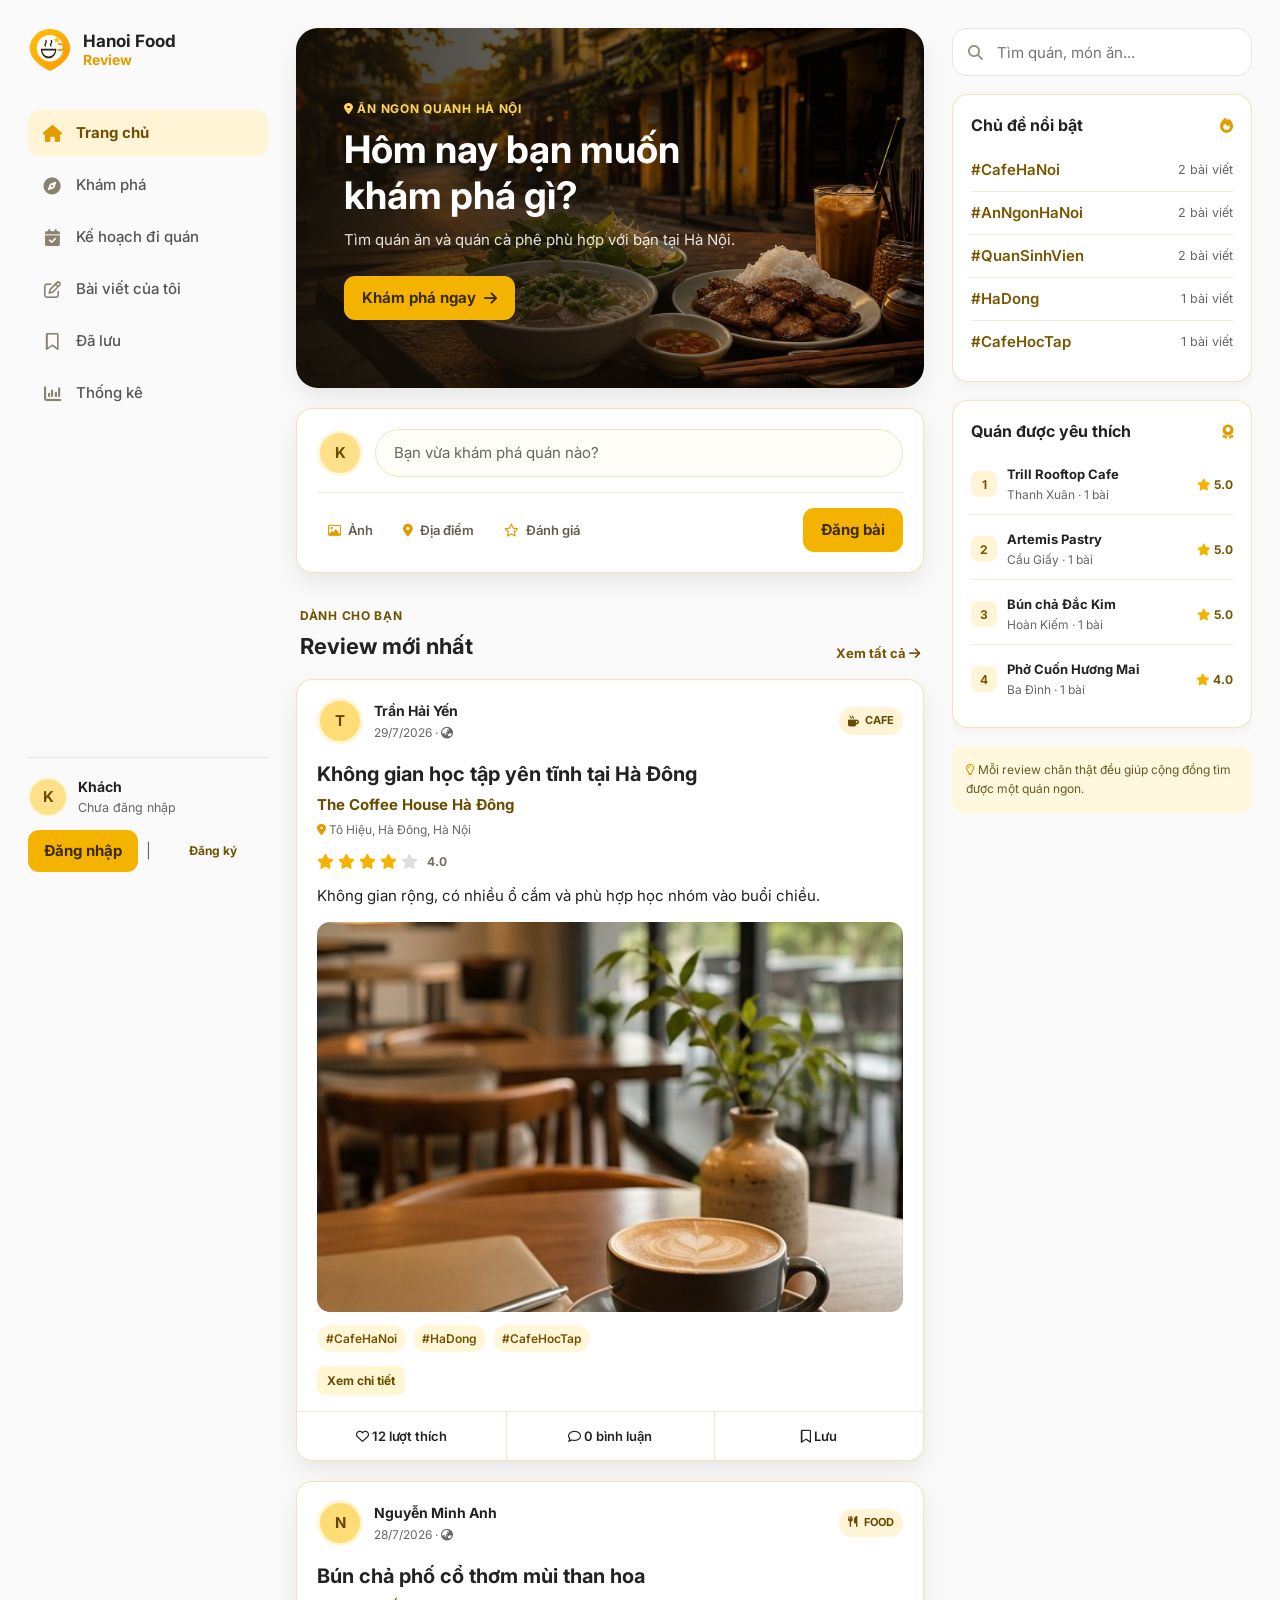
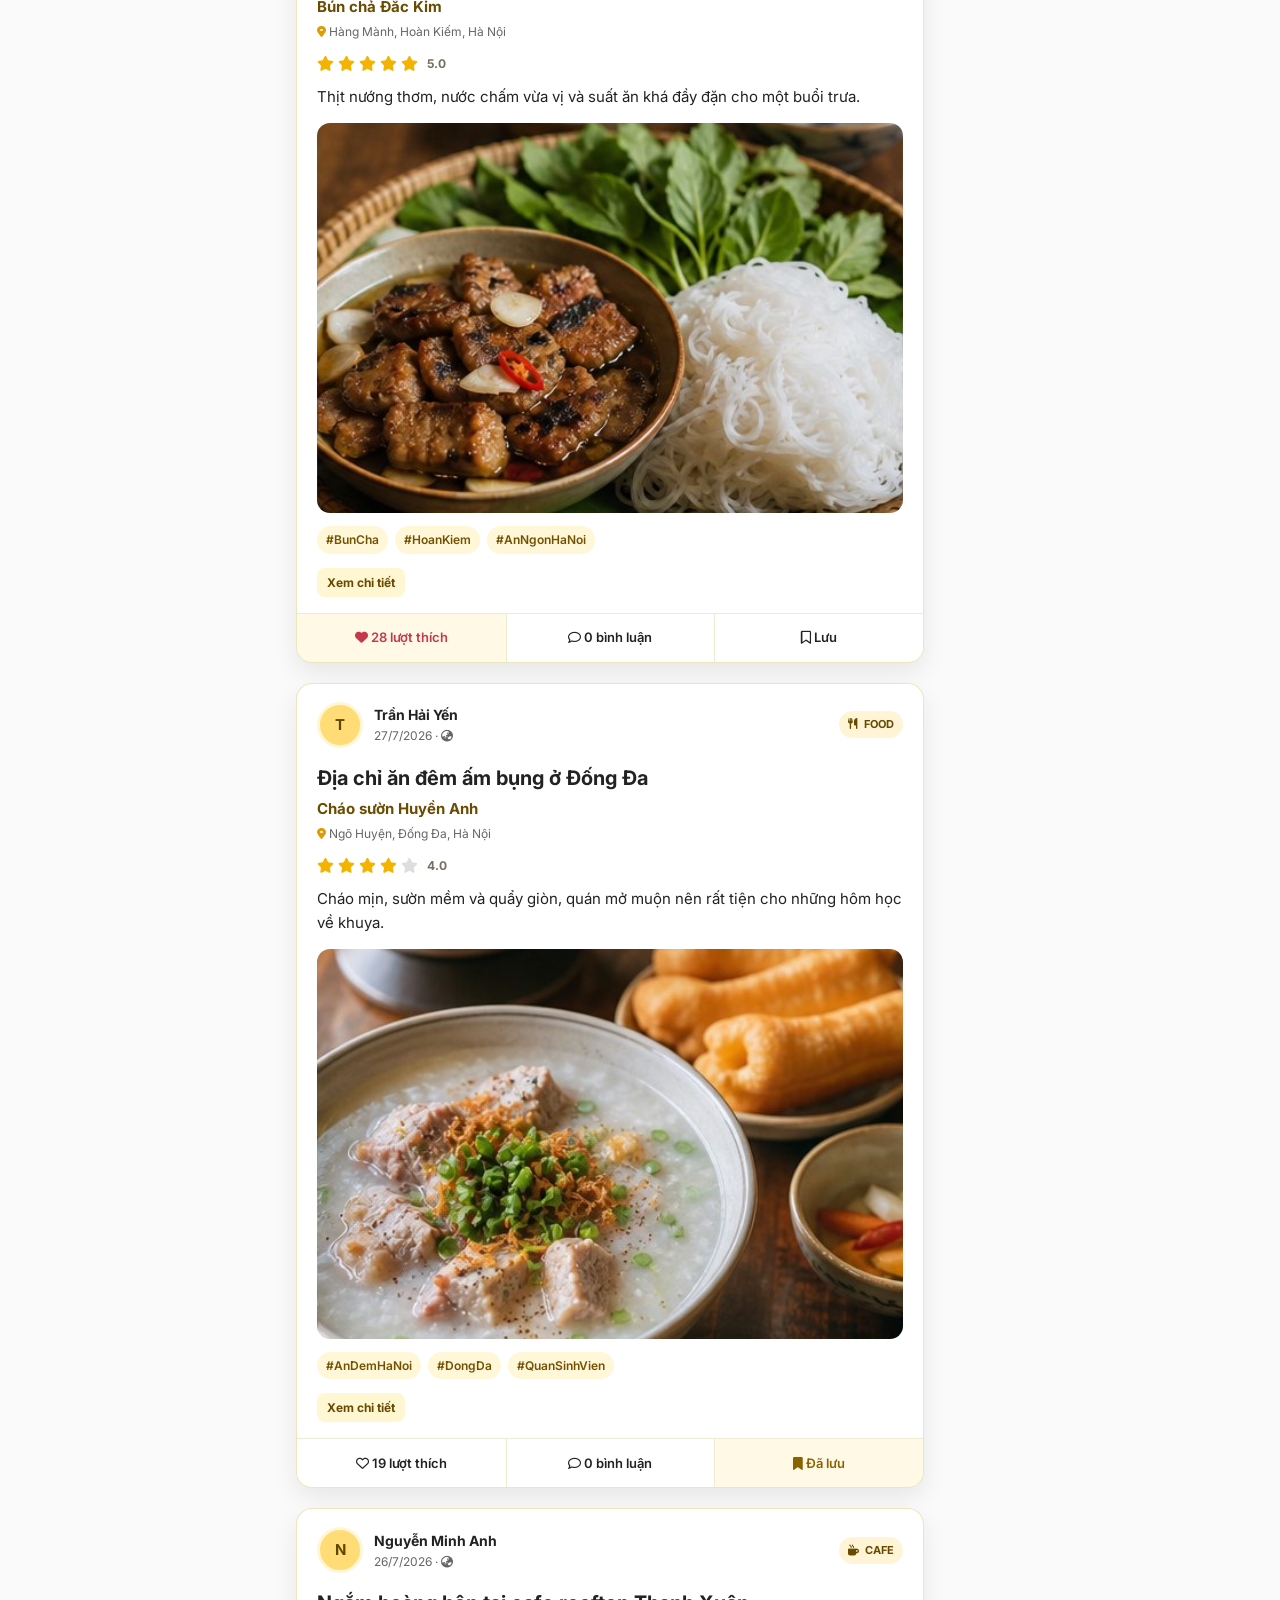
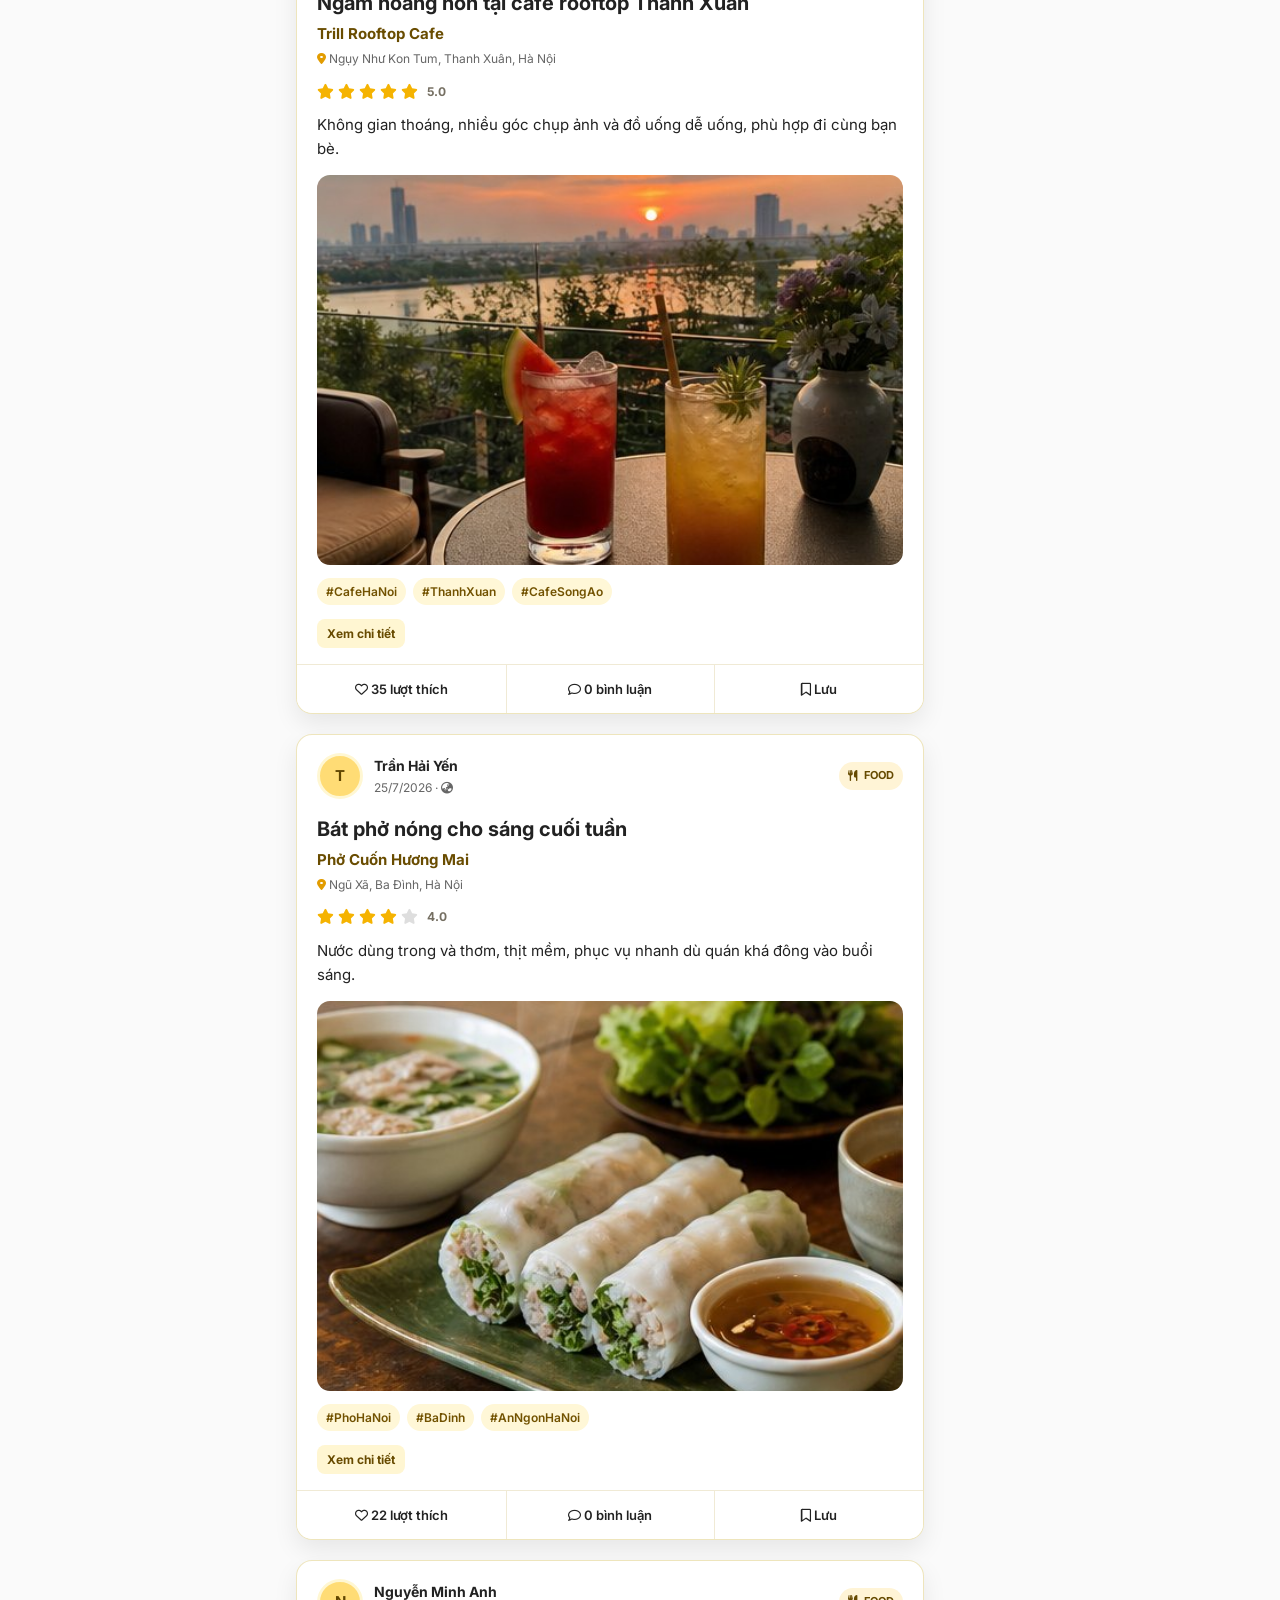
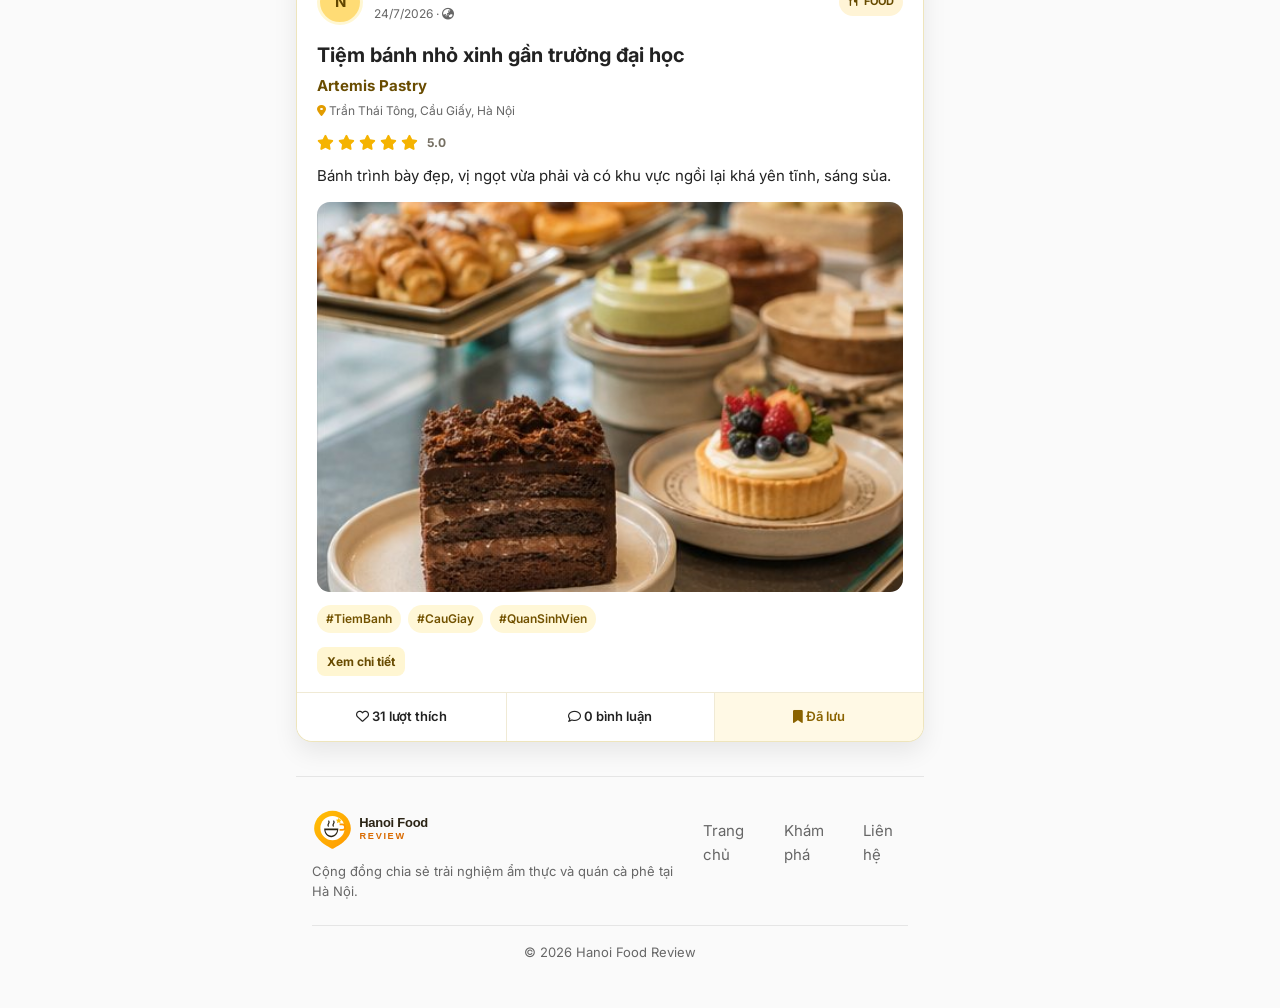
<file: index.html>
<!DOCTYPE html>
<html lang="vi">
<head>
    <meta charset="UTF-8">
    <meta name="viewport" content="width=device-width, initial-scale=1.0">
    <meta name="description" content="Hanoi Food Review - Cộng đồng chia sẻ trải nghiệm quán ăn và quán cà phê tại Hà Nội.">
    <title>Hanoi Food Review</title>
    <link rel="icon" type="image/svg+xml" href="assets/images/logo/favicon.svg">

    <link rel="preconnect" href="https://fonts.googleapis.com">
    <link rel="preconnect" href="https://fonts.gstatic.com" crossorigin>
    <link href="https://fonts.googleapis.com/css2?family=Inter:wght@400;500;600;700&display=swap" rel="stylesheet">
    <link rel="stylesheet" href="https://cdnjs.cloudflare.com/ajax/libs/font-awesome/6.7.2/css/all.min.css">
    <link rel="stylesheet" href="assets/css/style.css">
    <link rel="stylesheet" href="assets/css/home.css">
    <link rel="stylesheet" href="assets/css/responsive.css">
</head>
<body data-page="home">
    <a class="skip-link" href="#main-content">Chuyển đến nội dung chính</a>

    <header class="mobile-header">
        <button class="icon-button menu-button" id="menu-button" type="button"
            aria-label="Mở menu" aria-controls="left-sidebar" aria-expanded="false">
            <i class="fa-solid fa-bars" aria-hidden="true"></i>
        </button>
        <a class="mobile-brand" href="index.html" aria-label="Hanoi Food Review - Trang chủ">
            <span class="brand-mark"><i class="fa-solid fa-bowl-food" aria-hidden="true"></i></span>
            <span>Hanoi Food Review</span>
        </a>
        <a class="mobile-account" href="pages/auth.html?mode=login" aria-label="Đăng nhập">
            <i class="fa-regular fa-circle-user" aria-hidden="true"></i>
        </a>
    </header>

    <div class="menu-overlay" id="menu-overlay" hidden></div>

    <div class="page-layout">
        <aside class="left-sidebar" id="left-sidebar" aria-label="Điều hướng chính">
            <div class="sidebar-inner">
                <a class="brand" href="index.html">
                    <span class="brand-mark"><i class="fa-solid fa-bowl-food" aria-hidden="true"></i></span>
                    <span class="brand-text">
                        <strong>Hanoi Food</strong>
                        <small>Review</small>
                    </span>
                </a>

                <nav class="main-navigation">
                    <a class="nav-link active" href="index.html" aria-current="page">
                        <i class="fa-solid fa-house" aria-hidden="true"></i><span>Trang chủ</span>
                    </a>
                    <a class="nav-link" href="pages/explore.html">
                        <i class="fa-solid fa-compass" aria-hidden="true"></i><span>Khám phá</span>
                    </a>
                    <a class="nav-link" href="pages/tasks.html">
                        <i class="fa-solid fa-calendar-check" aria-hidden="true"></i><span>Kế hoạch đi quán</span>
                    </a>
                    <a class="nav-link" href="pages/my-posts.html">
                        <i class="fa-regular fa-pen-to-square" aria-hidden="true"></i><span>Bài viết của tôi</span>
                    </a>
                    <a class="nav-link" href="pages/saved.html">
                        <i class="fa-regular fa-bookmark" aria-hidden="true"></i><span>Đã lưu</span>
                    </a>
                    <a class="nav-link" href="pages/statistics.html">
                        <i class="fa-solid fa-chart-column" aria-hidden="true"></i><span>Thống kê</span>
                    </a>
                </nav>

                <div class="sidebar-account">
                    <div class="account-summary">
                        <span class="avatar avatar-small" id="sidebar-user-avatar" aria-hidden="true">K</span>
                        <span>
                            <strong id="sidebar-user-name">Khách ghé thăm</strong>
                            <small id="sidebar-user-status">Chưa đăng nhập</small>
                        </span>
                    </div>
                </div>
            </div>
        </aside>

        <main class="main-content" id="main-content">
            <section class="welcome-banner">
                <div class="welcome-banner-content">
                    <span class="eyebrow"><i class="fa-solid fa-location-dot" aria-hidden="true"></i> Ăn ngon quanh Hà Nội</span>
                    <h1>Hôm nay bạn muốn khám phá gì?</h1>
                    <p>Tìm quán ăn và quán cà phê phù hợp với bạn tại Hà Nội.</p>
                    <a class="button button-primary welcome-banner-button" href="pages/explore.html">Khám phá ngay <i class="fa-solid fa-arrow-right" aria-hidden="true"></i></a>
                </div>
            </section>

            <section class="quick-post card" aria-labelledby="quick-post-title">
                <h2 class="visually-hidden" id="quick-post-title">Tạo bài review nhanh</h2>
                <div class="quick-post-row">
                    <span class="avatar" id="quick-post-avatar" aria-hidden="true">K</span>
                    <a class="quick-post-input" href="pages/create-post.html">Bạn vừa khám phá quán nào?</a>
                </div>
                <div class="quick-post-actions">
                    <a href="pages/create-post.html"><i class="fa-regular fa-image" aria-hidden="true"></i> Ảnh</a>
                    <a href="pages/create-post.html"><i class="fa-solid fa-location-dot" aria-hidden="true"></i> Địa điểm</a>
                    <a href="pages/create-post.html"><i class="fa-regular fa-star" aria-hidden="true"></i> Đánh giá</a>
                    <a class="button button-primary" href="pages/create-post.html">Đăng bài</a>
                </div>
            </section>

            <div class="section-heading">
                <div>
                    <span class="eyebrow">Dành cho bạn</span>
                    <h2>Review mới nhất</h2>
                </div>
                <a href="pages/explore.html">Xem tất cả <i class="fa-solid fa-arrow-right" aria-hidden="true"></i></a>
            </div>

            <section id="post-list" class="post-list feed-list" aria-label="Danh sách bài review"></section>

            <footer class="site-footer">
                <p><strong>Hanoi Food Review © <span id="footer-year">2026</span></strong> – Bài tập lớn Cơ sở lập trình Web</p>
                <p>Nhóm sinh viên Hanoi Food Review</p>
                <nav aria-label="Liên kết cuối trang">
                    <a href="index.html">Trang chủ</a>
                    <a href="mailto:hello@hanoifoodreview.local">Liên hệ</a>
                </nav>
            </footer>
        </main>

        <aside class="right-sidebar" aria-label="Khám phá nhanh">
            <div class="right-sidebar-inner">
                <form class="search-box" action="pages/explore.html" method="get">
                    <label class="visually-hidden" for="sidebar-search">Tìm kiếm bài review</label>
                    <i class="fa-solid fa-magnifying-glass" aria-hidden="true"></i>
                    <input id="sidebar-search" name="q" type="search" placeholder="Tìm quán, món ăn...">
                </form>

                <section class="side-card">
                    <div class="side-card-heading">
                        <h2>Chủ đề nổi bật</h2>
                        <i class="fa-solid fa-fire" aria-hidden="true"></i>
                    </div>
                    <div id="trending-topics"></div>
                </section>

                <section class="side-card">
                    <div class="side-card-heading">
                        <h2>Quán được yêu thích</h2>
                        <i class="fa-solid fa-award" aria-hidden="true"></i>
                    </div>
                    <ol class="favorite-list" id="favorite-restaurants"></ol>
                </section>

                <p class="sidebar-note"><i class="fa-regular fa-lightbulb" aria-hidden="true"></i> Mỗi review chân thật đều giúp cộng đồng tìm được một quán ngon.</p>
            </div>
        </aside>
    </div>

    <div class="toast-container" id="toast-container" aria-live="polite"></div>
    <script src="assets/js/storage.js"></script>
    <script src="assets/js/auth.js"></script>
    <script src="assets/js/posts.js"></script>
    <script src="assets/js/app.js"></script>
</body>
</html>
</file>
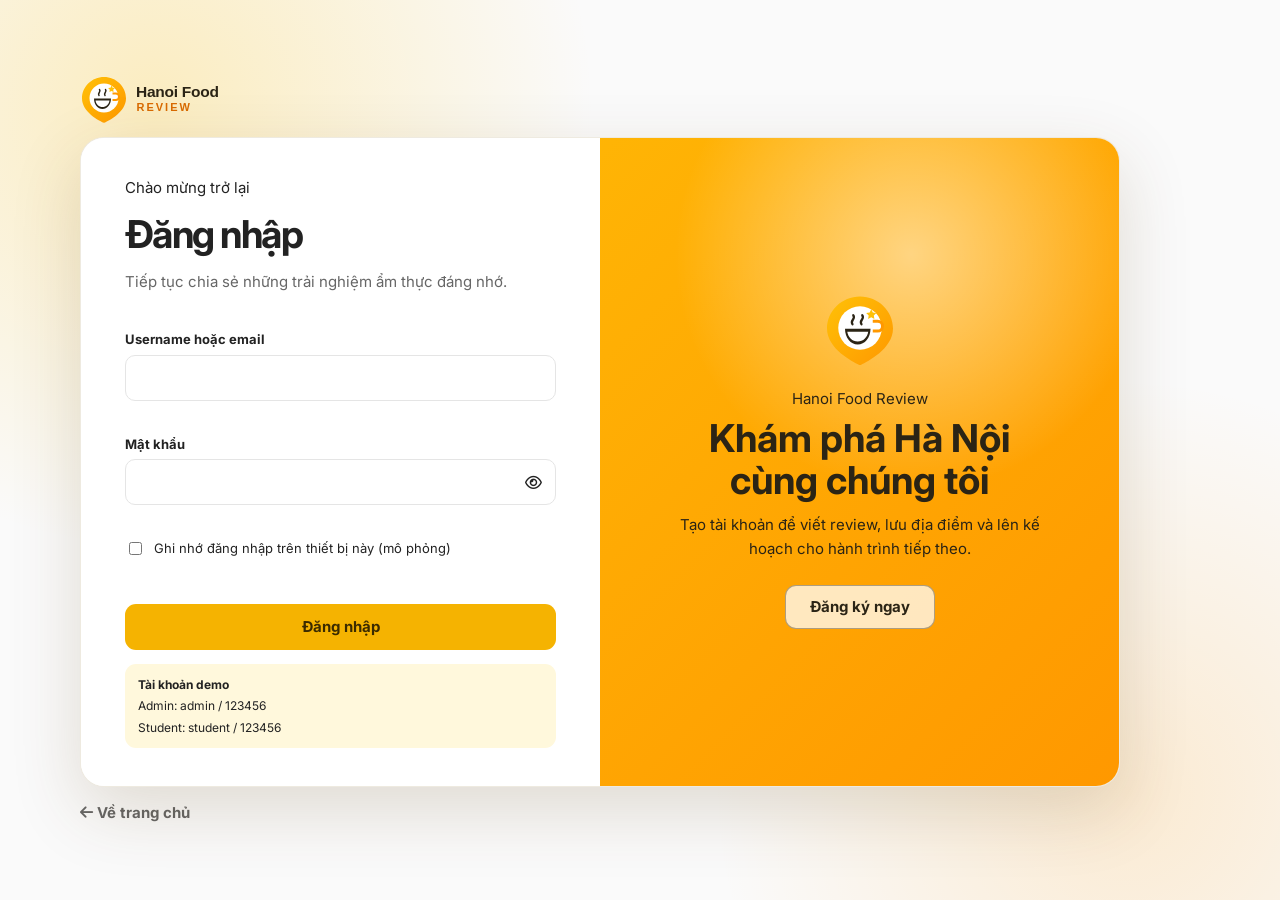
<file: pages/auth.html>
<!DOCTYPE html>
<html lang="vi">
<head>
    <meta charset="UTF-8">
    <meta name="viewport" content="width=device-width, initial-scale=1.0">
    <meta name="description" content="Đăng nhập hoặc đăng ký Hanoi Food Review để chia sẻ hành trình khám phá ẩm thực Hà Nội.">
    <title>Xác thực tài khoản | Hanoi Food Review</title>
    <link rel="icon" type="image/svg+xml" href="../assets/images/logo/favicon.svg">
    <link rel="preconnect" href="https://fonts.googleapis.com">
    <link rel="preconnect" href="https://fonts.gstatic.com" crossorigin>
    <link href="https://fonts.googleapis.com/css2?family=Inter:wght@400;500;600;700;800&display=swap" rel="stylesheet">
    <link rel="stylesheet" href="https://cdnjs.cloudflare.com/ajax/libs/font-awesome/6.7.2/css/all.min.css">
    <link rel="stylesheet" href="../assets/css/style.css">
    <link rel="stylesheet" href="../assets/css/auth.css">
</head>
<body class="auth-page" data-page="auth">
    <a class="skip-link" href="#auth-container">Chuyển đến biểu mẫu xác thực</a>
    <main class="auth-shell">
        <a class="auth-logo" href="../index.html" aria-label="Hanoi Food Review - Trang chủ">
            <img src="../assets/images/logo/hanoi-food-review-logo.svg" width="210" height="48" alt="Hanoi Food Review">
        </a>
        <section class="auth-container" id="auth-container" aria-label="Đăng nhập hoặc đăng ký">
            <div class="auth-form-panel auth-login-panel">
                <div class="auth-panel-content">
                    <span class="eyebrow">Chào mừng trở lại</span>
                    <h1>Đăng nhập</h1>
                    <p class="auth-intro">Tiếp tục chia sẻ những trải nghiệm ẩm thực đáng nhớ.</p>
                    <form class="auth-form" id="login-form" novalidate>
                        <div class="form-group">
                            <label for="login-identifier">Username hoặc email</label>
                            <input class="form-control" id="login-identifier" name="identifier" autocomplete="username">
                            <p class="field-error" id="login-identifier-error" aria-live="polite"></p>
                        </div>
                        <div class="form-group">
                            <label for="login-password">Mật khẩu</label>
                            <div class="password-field">
                                <input class="form-control" id="login-password" name="password" type="password" autocomplete="current-password">
                                <button class="password-toggle" type="button" data-password-toggle data-target="login-password" aria-label="Hiện mật khẩu"><i class="fa-regular fa-eye" aria-hidden="true"></i></button>
                            </div>
                            <p class="field-error" id="login-password-error" aria-live="polite"></p>
                        </div>
                        <label class="checkbox-group" for="login-remember"><input id="login-remember" type="checkbox"> <span>Ghi nhớ đăng nhập trên thiết bị này (mô phỏng)</span></label>
                        <p class="auth-message" id="login-message" role="alert" aria-live="polite"></p>
                        <button class="button button-primary auth-submit" type="submit">Đăng nhập</button>
                    </form>
                    <div class="demo-accounts"><strong>Tài khoản demo</strong><p>Admin: admin / 123456</p><p>Student: student / 123456</p></div>
                    <button class="auth-mobile-switch" type="button" data-auth-mode="register">Chưa có tài khoản? <strong>Đăng ký</strong></button>
                </div>
            </div>

            <div class="auth-form-panel auth-register-panel">
                <div class="auth-panel-content">
                    <span class="eyebrow">Gia nhập cộng đồng</span>
                    <h1>Tạo tài khoản</h1>
                    <p class="auth-intro">Lưu quán yêu thích và viết review theo cách của bạn.</p>
                    <form class="auth-form auth-register-form" id="register-form" novalidate>
                        <div class="auth-form-grid">
                            <div class="form-group auth-form-wide"><label for="register-fullname">Họ và tên</label><input class="form-control" id="register-fullname" autocomplete="name"><p class="field-error" id="register-fullname-error" aria-live="polite"></p></div>
                            <div class="form-group"><label for="register-username">Username</label><input class="form-control" id="register-username" autocomplete="username"><p class="field-error" id="register-username-error" aria-live="polite"></p></div>
                            <div class="form-group"><label for="register-email">Email</label><input class="form-control" id="register-email" type="email" autocomplete="email"><p class="field-error" id="register-email-error" aria-live="polite"></p></div>
                            <div class="form-group"><label for="register-password">Mật khẩu</label><div class="password-field"><input class="form-control" id="register-password" type="password" autocomplete="new-password"><button class="password-toggle" type="button" data-password-toggle data-target="register-password" aria-label="Hiện mật khẩu"><i class="fa-regular fa-eye" aria-hidden="true"></i></button></div><p class="field-error" id="register-password-error" aria-live="polite"></p></div>
                            <div class="form-group"><label for="register-confirm-password">Xác nhận mật khẩu</label><div class="password-field"><input class="form-control" id="register-confirm-password" type="password" autocomplete="new-password"><button class="password-toggle" type="button" data-password-toggle data-target="register-confirm-password" aria-label="Hiện mật khẩu"><i class="fa-regular fa-eye" aria-hidden="true"></i></button></div><p class="field-error" id="register-confirm-password-error" aria-live="polite"></p></div>
                            <div class="auth-form-wide"><label class="checkbox-group" for="register-agree"><input id="register-agree" type="checkbox"><span>Tôi đồng ý với điều khoản sử dụng mô phỏng.</span></label><p class="field-error" id="register-agree-error" aria-live="polite"></p></div>
                        </div>
                        <button class="button button-primary auth-submit" type="submit">Đăng ký</button>
                    </form>
                    <button class="auth-mobile-switch" type="button" data-auth-mode="login">Đã có tài khoản? <strong>Đăng nhập</strong></button>
                </div>
            </div>

            <div class="auth-overlay-container">
                <div class="auth-overlay">
                    <div class="auth-overlay-panel auth-overlay-register">
                        <img src="../assets/images/logo/hanoi-food-review-mark.svg" width="72" height="72" alt="">
                        <span class="eyebrow">Hanoi Food Review</span>
                        <h2>Khám phá Hà Nội cùng chúng tôi</h2>
                        <p>Tạo tài khoản để viết review, lưu địa điểm và lên kế hoạch cho hành trình tiếp theo.</p>
                        <button class="button auth-overlay-button" type="button" data-auth-mode="register">Đăng ký ngay</button>
                    </div>
                    <div class="auth-overlay-panel auth-overlay-login">
                        <img src="../assets/images/logo/hanoi-food-review-mark.svg" width="72" height="72" alt="">
                        <span class="eyebrow">Rất vui được gặp lại</span>
                        <h2>Bạn đã có tài khoản?</h2>
                        <p>Đăng nhập để tiếp tục hành trình khám phá những món ngon quanh Hà Nội.</p>
                        <button class="button auth-overlay-button" type="button" data-auth-mode="login">Đăng nhập</button>
                    </div>
                </div>
            </div>
        </section>
        <a class="auth-home-link" href="../index.html"><i class="fa-solid fa-arrow-left" aria-hidden="true"></i> Về trang chủ</a>
    </main>
    <div class="toast-container" id="toast-container" aria-live="polite"></div>
    <script src="../assets/js/storage.js"></script>
    <script src="../assets/js/validation.js"></script>
    <script src="../assets/js/auth.js"></script>
    <script src="../assets/js/app.js"></script>
</body>
</html>
</file>
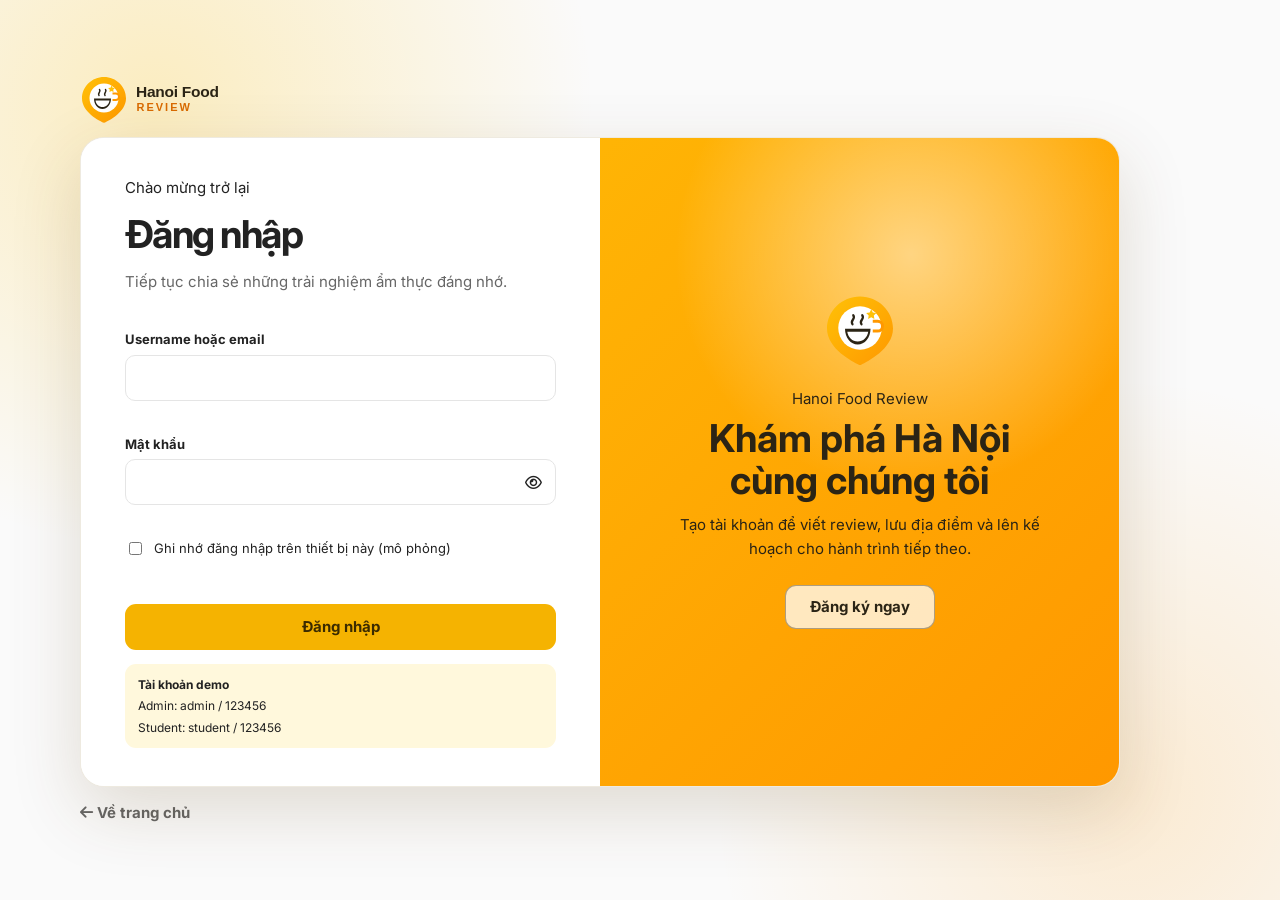
<file: pages/create-post.html>
<!DOCTYPE html>
<html lang="vi">
<head>
    <meta charset="UTF-8"><meta name="viewport" content="width=device-width, initial-scale=1.0">
    <meta name="description" content="Tạo bài review quán ăn và quán cà phê tại Hà Nội.">
    <title>Tạo bài review | Hanoi Food Review</title>
    <link rel="icon" type="image/svg+xml" href="../assets/images/logo/favicon.svg">
    <link rel="preconnect" href="https://fonts.googleapis.com">
    <link rel="preconnect" href="https://fonts.gstatic.com" crossorigin>
    <link href="https://fonts.googleapis.com/css2?family=Inter:wght@400;500;600;700&display=swap" rel="stylesheet">
    <link rel="stylesheet" href="https://cdnjs.cloudflare.com/ajax/libs/font-awesome/6.7.2/css/all.min.css">
    <link rel="stylesheet" href="../assets/css/style.css"><link rel="stylesheet" href="../assets/css/post.css"><link rel="stylesheet" href="../assets/css/responsive.css">
</head>
<body data-page="create-post" data-require-auth="true">
    <header class="mobile-header">
        <button class="icon-button" id="menu-button" type="button" aria-label="Mở menu" aria-controls="left-sidebar" aria-expanded="false"><i class="fa-solid fa-bars"></i></button>
        <a class="mobile-brand" href="../index.html"><span class="brand-mark"><i class="fa-solid fa-bowl-food"></i></span><span>Hanoi Food Review</span></a>
        <a class="mobile-account" href="profile.html" aria-label="Hồ sơ"><i class="fa-regular fa-circle-user"></i></a>
    </header>
    <div class="menu-overlay" id="menu-overlay" hidden></div>
    <div class="page-layout post-page-layout">
        <aside class="left-sidebar" id="left-sidebar"><div class="sidebar-inner">
            <a class="brand" href="../index.html"><span class="brand-mark"><i class="fa-solid fa-bowl-food"></i></span><span class="brand-text"><strong>Hanoi Food</strong><small>Review</small></span></a>
            <nav class="main-navigation">
                <a class="nav-link" href="../index.html"><i class="fa-solid fa-house"></i><span>Trang chủ</span></a>
                <a class="nav-link" href="explore.html"><i class="fa-solid fa-compass"></i><span>Khám phá</span></a>
                <a class="nav-link" href="tasks.html"><i class="fa-solid fa-calendar-check"></i><span>Kế hoạch đi quán</span></a>
                <a class="nav-link" href="my-posts.html"><i class="fa-regular fa-pen-to-square"></i><span>Bài viết của tôi</span></a>
                <a class="nav-link" href="saved.html"><i class="fa-regular fa-bookmark"></i><span>Đã lưu</span></a>
                <a class="nav-link" href="statistics.html"><i class="fa-solid fa-chart-column"></i><span>Thống kê</span></a>
            </nav>
            <div class="sidebar-account"><div class="account-summary"><span class="avatar avatar-small" id="sidebar-user-avatar">K</span><span><strong id="sidebar-user-name">Khách</strong><small id="sidebar-user-status">Chưa đăng nhập</small></span></div></div>
        </div></aside>
        <main class="main-content post-main post-form-page" id="main-content">
            <header class="post-page-header"><span class="eyebrow">Chia sẻ trải nghiệm</span><h1>Tạo bài review</h1><p>Chia sẻ trải nghiệm của bạn về một địa điểm tại Hà Nội.</p></header>
            <div class="post-form-container card">
                <form class="post-form" id="post-form" novalidate>
                    <div class="form-section"><h2>Thông tin địa điểm</h2>
                        <div class="form-group"><label for="post-title">Tiêu đề *</label><input id="post-title" type="text" maxlength="120"><p class="field-error" id="post-title-error"></p></div>
                        <div class="form-group"><label for="restaurant-name">Tên quán *</label><input id="restaurant-name" type="text" maxlength="100"><p class="field-error" id="post-restaurant-error"></p></div>
                        <div class="form-row">
                            <div class="form-group"><label for="post-category">Loại địa điểm *</label><select id="post-category"><option value="">Chọn loại</option><option value="Cafe">Cafe</option><option value="Food">Food</option></select><p class="field-error" id="post-category-error"></p></div>
                            <div class="form-group"><label for="post-district">Quận *</label><select id="post-district"><option value="">Chọn quận</option><option>Ba Đình</option><option>Cầu Giấy</option><option>Đống Đa</option><option>Hà Đông</option><option>Hai Bà Trưng</option><option>Hoàn Kiếm</option><option>Hoàng Mai</option><option>Long Biên</option><option>Nam Từ Liêm</option><option>Bắc Từ Liêm</option><option>Tây Hồ</option><option>Thanh Xuân</option></select><p class="field-error" id="post-district-error"></p></div>
                        </div>
                        <div class="form-group"><label for="post-address">Địa chỉ *</label><input id="post-address" type="text"><p class="field-error" id="post-address-error"></p></div>
                        <div class="form-group"><label for="post-rating">Đánh giá *</label><select id="post-rating" class="rating-input"><option value="">Chọn số sao</option><option value="1">1 sao</option><option value="2">2 sao</option><option value="3">3 sao</option><option value="4">4 sao</option><option value="5">5 sao</option></select><p class="field-error" id="post-rating-error"></p></div>
                    </div>
                    <div class="form-section"><h2>Nội dung review</h2>
                        <div class="form-group"><label for="post-content">Cảm nhận của bạn *</label><textarea id="post-content" rows="7" maxlength="1500"></textarea><p class="field-error" id="post-content-error"></p></div>
                        <div class="form-group"><span class="image-field-label">Ảnh bài review</span><input id="post-image" type="hidden"><input class="image-file-input visually-hidden" id="post-image-file" type="file" accept="image/jpeg,image/png,image/webp"><label class="button button-primary image-upload-button" for="post-image-file"><i class="fa-solid fa-upload" aria-hidden="true"></i> Tải ảnh</label><p class="field-error" id="post-image-error"></p><div class="image-preview" id="image-preview" hidden><img alt="Xem trước ảnh review"><button class="button button-outline image-remove-button" id="remove-post-image" type="button">Bỏ ảnh</button></div></div>
                        <div class="form-group"><label for="post-hashtags">Hashtag</label><input id="post-hashtags" type="text" placeholder="CafeHaNoi, HaDong, CafeHocTap"><p class="form-hint">Tối đa 5 hashtag, phân cách bằng dấu phẩy.</p><p class="field-error" id="post-hashtags-error"></p></div>
                    </div>
                    <div class="form-actions"><a class="button button-outline post-cancel-link" href="../index.html">Hủy</a><button class="button button-primary" type="submit"><i class="fa-solid fa-paper-plane"></i> Đăng bài</button></div>
                </form>
            </div>
            <footer class="site-footer"><p><strong>Hanoi Food Review © <span id="footer-year">2026</span></strong></p><nav><a href="../index.html">Trang chủ</a><a href="my-posts.html">Bài của tôi</a></nav></footer>
        </main>
    </div>
    <div class="toast-container" id="toast-container" aria-live="polite"></div>
    <script src="../assets/js/storage.js"></script><script src="../assets/js/validation.js"></script><script src="../assets/js/auth.js"></script><script src="../assets/js/posts.js"></script><script src="../assets/js/app.js"></script>
</body>
</html>
</file>
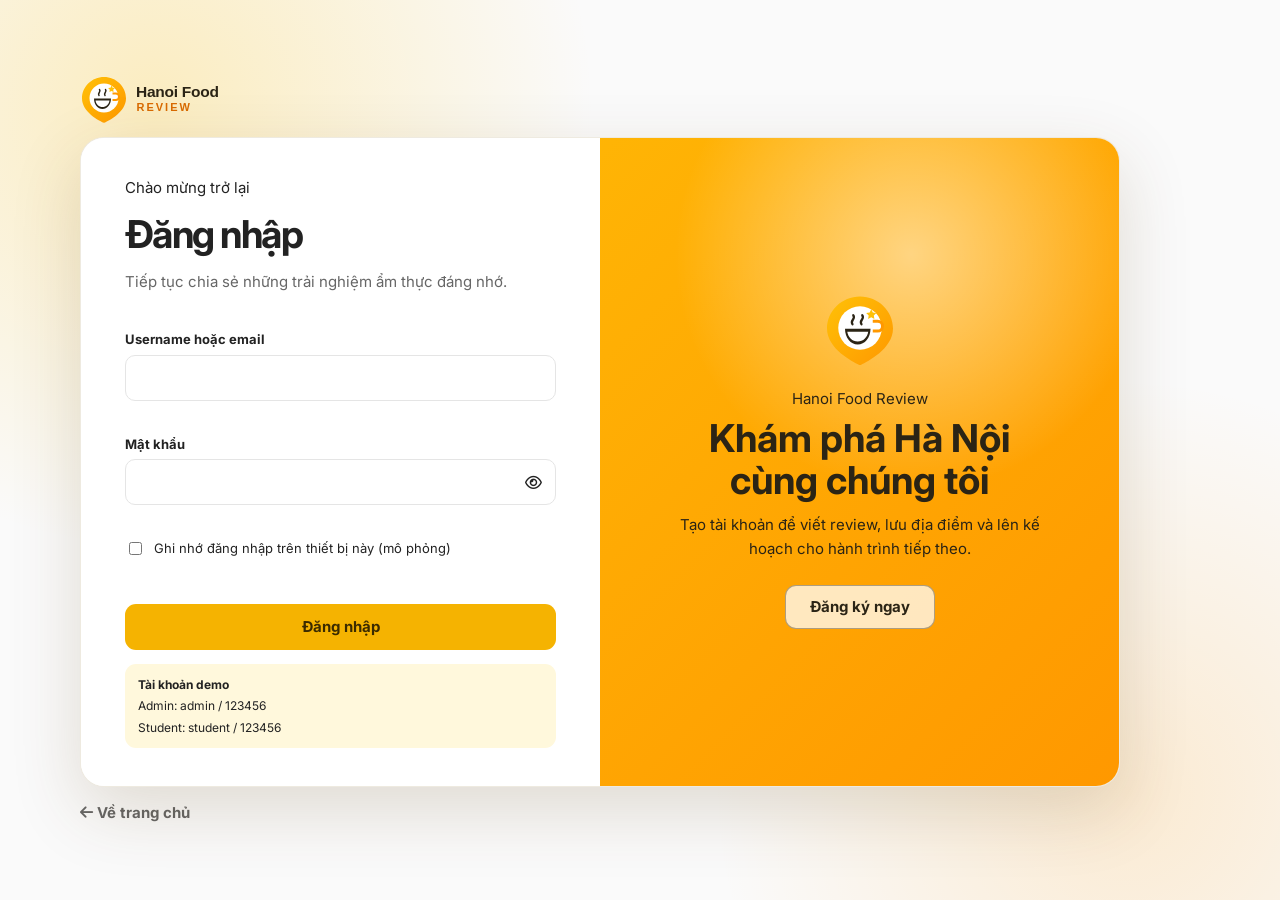
<file: pages/edit-post.html>
<!DOCTYPE html>
<html lang="vi">
<head>
    <meta charset="UTF-8"><meta name="viewport" content="width=device-width, initial-scale=1.0">
    <meta name="description" content="Chỉnh sửa bài review của bạn trên Hanoi Food Review.">
    <title>Chỉnh sửa bài review | Hanoi Food Review</title>
    <link rel="icon" type="image/svg+xml" href="../assets/images/logo/favicon.svg">
    <link rel="preconnect" href="https://fonts.googleapis.com"><link rel="preconnect" href="https://fonts.gstatic.com" crossorigin>
    <link href="https://fonts.googleapis.com/css2?family=Inter:wght@400;500;600;700&display=swap" rel="stylesheet">
    <link rel="stylesheet" href="https://cdnjs.cloudflare.com/ajax/libs/font-awesome/6.7.2/css/all.min.css">
    <link rel="stylesheet" href="../assets/css/style.css"><link rel="stylesheet" href="../assets/css/post.css"><link rel="stylesheet" href="../assets/css/responsive.css">
</head>
<body data-page="edit-post" data-require-auth="true">
    <header class="mobile-header"><button class="icon-button" id="menu-button" type="button" aria-label="Mở menu" aria-controls="left-sidebar" aria-expanded="false"><i class="fa-solid fa-bars"></i></button><a class="mobile-brand" href="../index.html"><span class="brand-mark"><i class="fa-solid fa-bowl-food"></i></span><span>Hanoi Food Review</span></a><a class="mobile-account" href="profile.html"><i class="fa-regular fa-circle-user"></i></a></header>
    <div class="menu-overlay" id="menu-overlay" hidden></div>
    <div class="page-layout post-page-layout">
        <aside class="left-sidebar" id="left-sidebar"><div class="sidebar-inner"><a class="brand" href="../index.html"><span class="brand-mark"><i class="fa-solid fa-bowl-food"></i></span><span class="brand-text"><strong>Hanoi Food</strong><small>Review</small></span></a><nav class="main-navigation"><a class="nav-link" href="../index.html"><i class="fa-solid fa-house"></i><span>Trang chủ</span></a><a class="nav-link" href="explore.html"><i class="fa-solid fa-compass"></i><span>Khám phá</span></a><a class="nav-link" href="tasks.html"><i class="fa-solid fa-calendar-check"></i><span>Kế hoạch đi quán</span></a><a class="nav-link active" href="my-posts.html" aria-current="page"><i class="fa-regular fa-pen-to-square"></i><span>Bài viết của tôi</span></a><a class="nav-link" href="saved.html"><i class="fa-regular fa-bookmark"></i><span>Đã lưu</span></a><a class="nav-link" href="statistics.html"><i class="fa-solid fa-chart-column"></i><span>Thống kê</span></a></nav><div class="sidebar-account"><div class="account-summary"><span class="avatar avatar-small" id="sidebar-user-avatar">K</span><span><strong id="sidebar-user-name">Khách</strong><small id="sidebar-user-status">Chưa đăng nhập</small></span></div></div></div></aside>
        <main class="main-content post-main post-form-page" id="main-content">
            <header class="post-page-header"><span class="eyebrow">Bài viết của bạn</span><h1>Chỉnh sửa bài review</h1><p>Cập nhật thông tin nhưng vẫn giữ nguyên lượt thích và trạng thái lưu.</p></header>
            <div id="post-page-message"></div>
            <div class="post-form-container card" id="post-form-container">
                <form class="post-form" id="post-form" novalidate><input id="post-id" type="hidden">
                    <div class="form-section"><h2>Thông tin địa điểm</h2>
                        <div class="form-group"><label for="post-title">Tiêu đề *</label><input id="post-title" type="text" maxlength="120"><p class="field-error" id="post-title-error"></p></div>
                        <div class="form-group"><label for="restaurant-name">Tên quán *</label><input id="restaurant-name" type="text" maxlength="100"><p class="field-error" id="post-restaurant-error"></p></div>
                        <div class="form-row"><div class="form-group"><label for="post-category">Loại *</label><select id="post-category"><option value="">Chọn loại</option><option value="Cafe">Cafe</option><option value="Food">Food</option></select><p class="field-error" id="post-category-error"></p></div><div class="form-group"><label for="post-district">Quận *</label><select id="post-district"><option value="">Chọn quận</option><option>Ba Đình</option><option>Cầu Giấy</option><option>Đống Đa</option><option>Hà Đông</option><option>Hai Bà Trưng</option><option>Hoàn Kiếm</option><option>Hoàng Mai</option><option>Long Biên</option><option>Nam Từ Liêm</option><option>Bắc Từ Liêm</option><option>Tây Hồ</option><option>Thanh Xuân</option></select><p class="field-error" id="post-district-error"></p></div></div>
                        <div class="form-group"><label for="post-address">Địa chỉ *</label><input id="post-address" type="text"><p class="field-error" id="post-address-error"></p></div>
                        <div class="form-group"><label for="post-rating">Đánh giá *</label><select id="post-rating"><option value="">Chọn số sao</option><option value="1">1 sao</option><option value="2">2 sao</option><option value="3">3 sao</option><option value="4">4 sao</option><option value="5">5 sao</option></select><p class="field-error" id="post-rating-error"></p></div>
                    </div>
                    <div class="form-section"><h2>Nội dung review</h2><div class="form-group"><label for="post-content">Cảm nhận *</label><textarea id="post-content" rows="7" maxlength="1500"></textarea><p class="field-error" id="post-content-error"></p></div><div class="form-group"><span class="image-field-label">Ảnh bài review</span><input id="post-image" type="hidden"><input class="image-file-input visually-hidden" id="post-image-file" type="file" accept="image/jpeg,image/png,image/webp"><label class="button button-primary image-upload-button" for="post-image-file"><i class="fa-solid fa-upload" aria-hidden="true"></i> Tải ảnh</label><p class="field-error" id="post-image-error"></p><div class="image-preview" id="image-preview" hidden><img alt="Xem trước ảnh review"><button class="button button-outline image-remove-button" id="remove-post-image" type="button">Bỏ ảnh</button></div></div><div class="form-group"><label for="post-hashtags">Hashtag</label><input id="post-hashtags" type="text"><p class="field-error" id="post-hashtags-error"></p></div></div>
                    <div class="form-actions"><a class="button button-outline post-cancel-link" href="my-posts.html">Hủy</a><button class="button button-primary" type="submit"><i class="fa-regular fa-floppy-disk"></i> Lưu thay đổi</button></div>
                </form>
            </div>
            <footer class="site-footer"><p><strong>Hanoi Food Review © <span id="footer-year">2026</span></strong></p></footer>
        </main>
    </div>
    <div class="toast-container" id="toast-container" aria-live="polite"></div>
    <script src="../assets/js/storage.js"></script><script src="../assets/js/validation.js"></script><script src="../assets/js/auth.js"></script><script src="../assets/js/posts.js"></script><script src="../assets/js/app.js"></script>
</body>
</html>
</file>
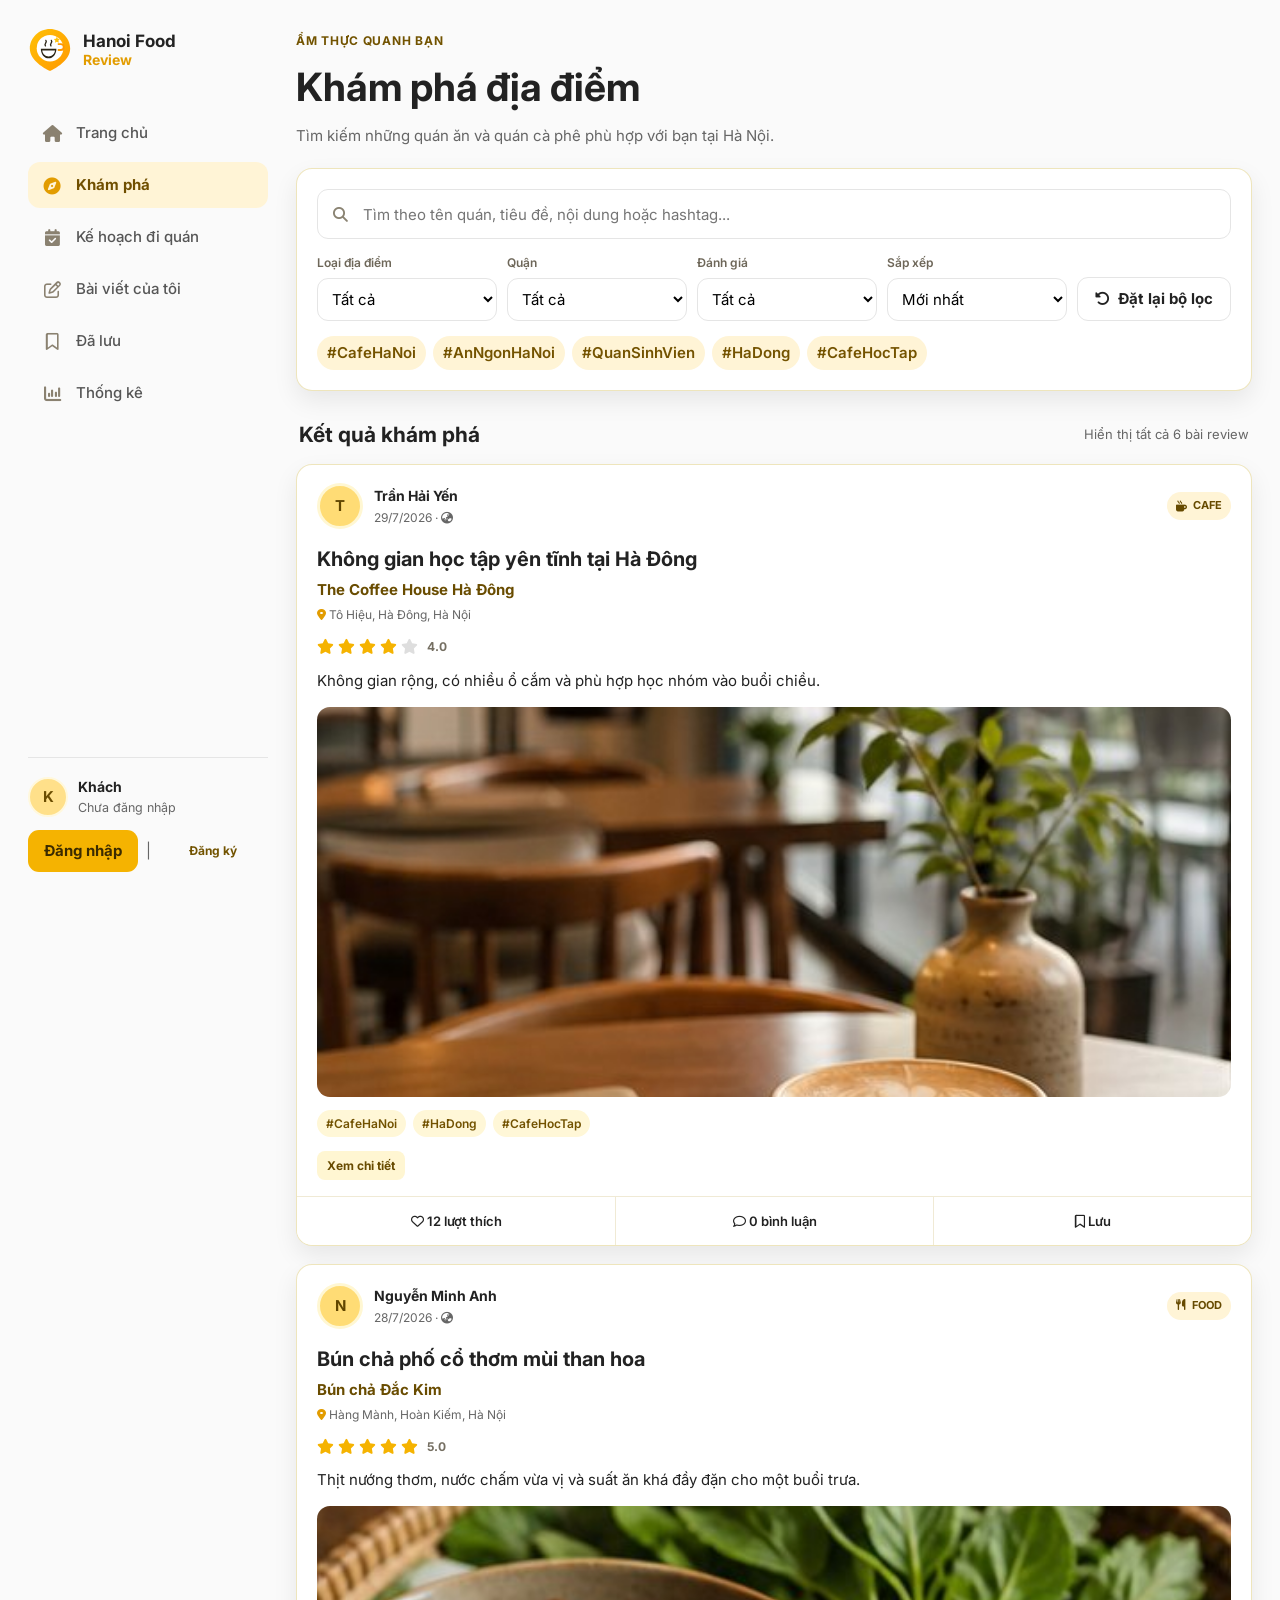
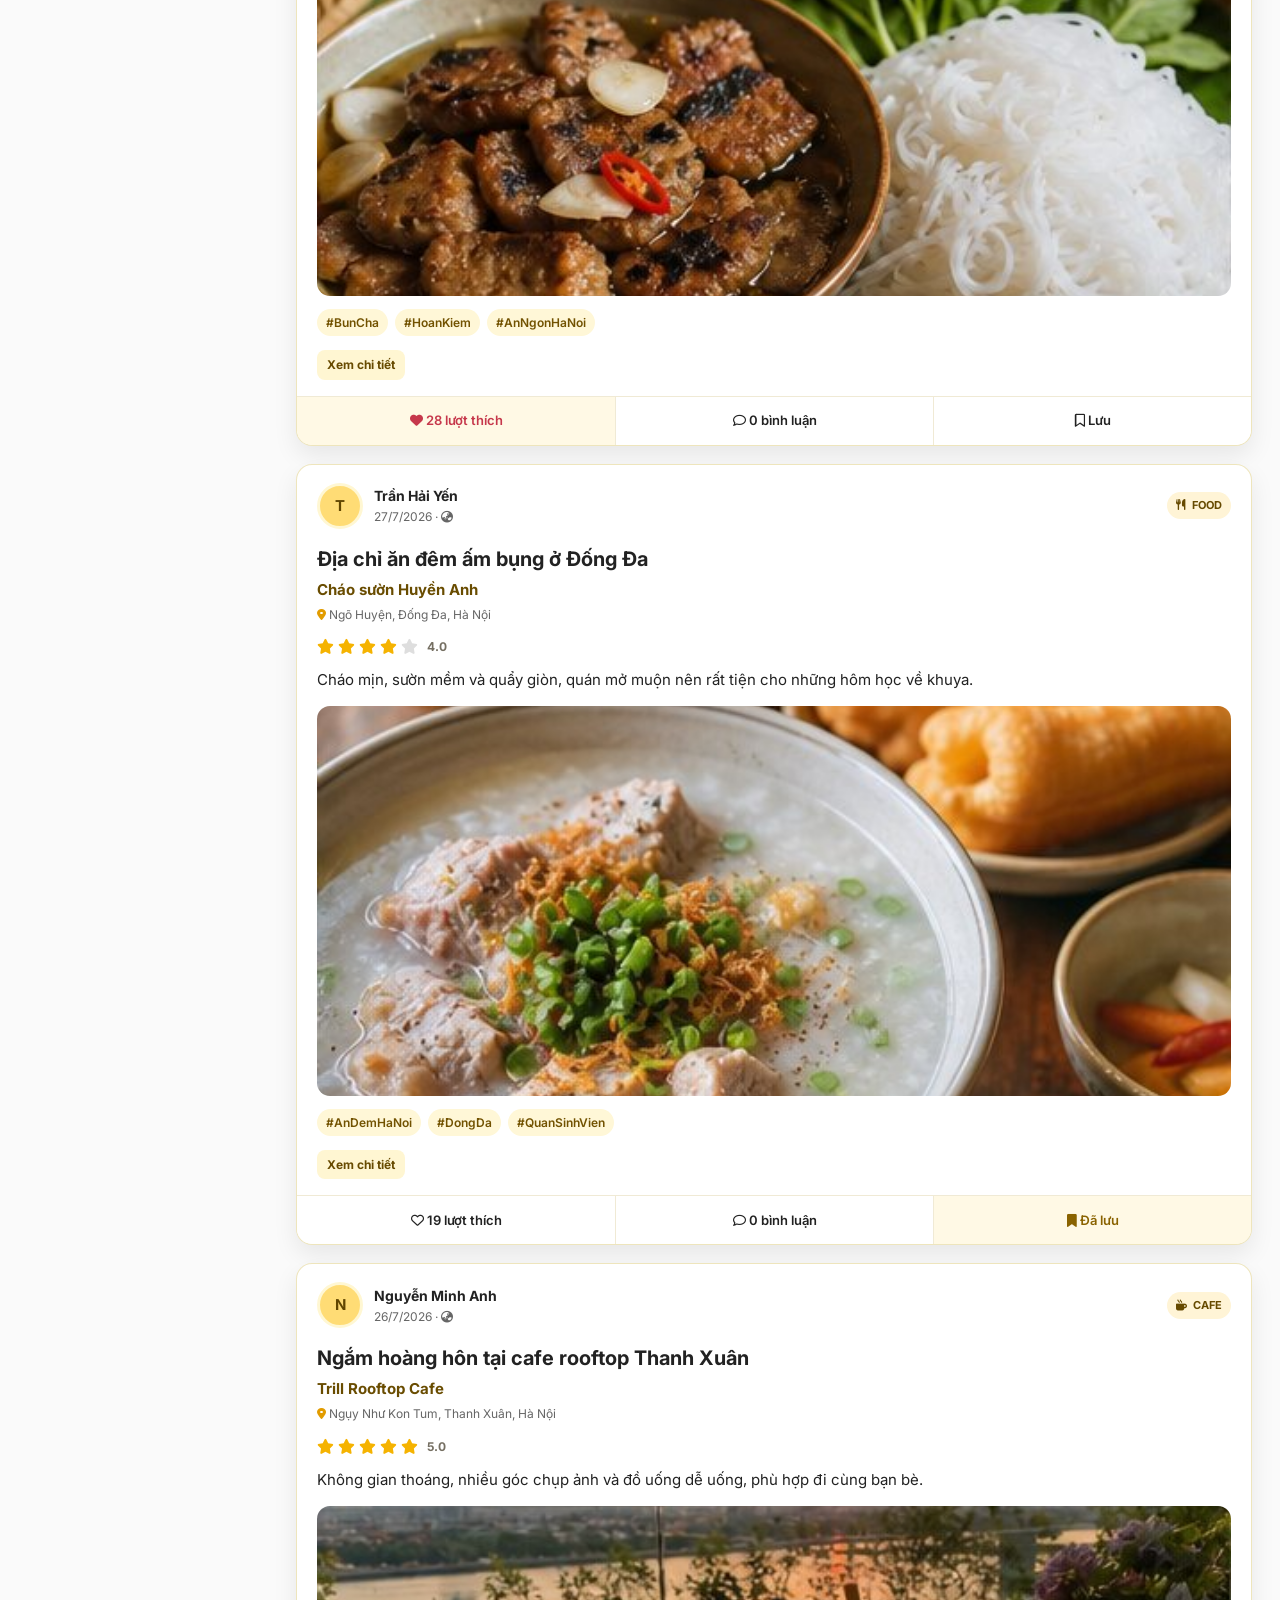
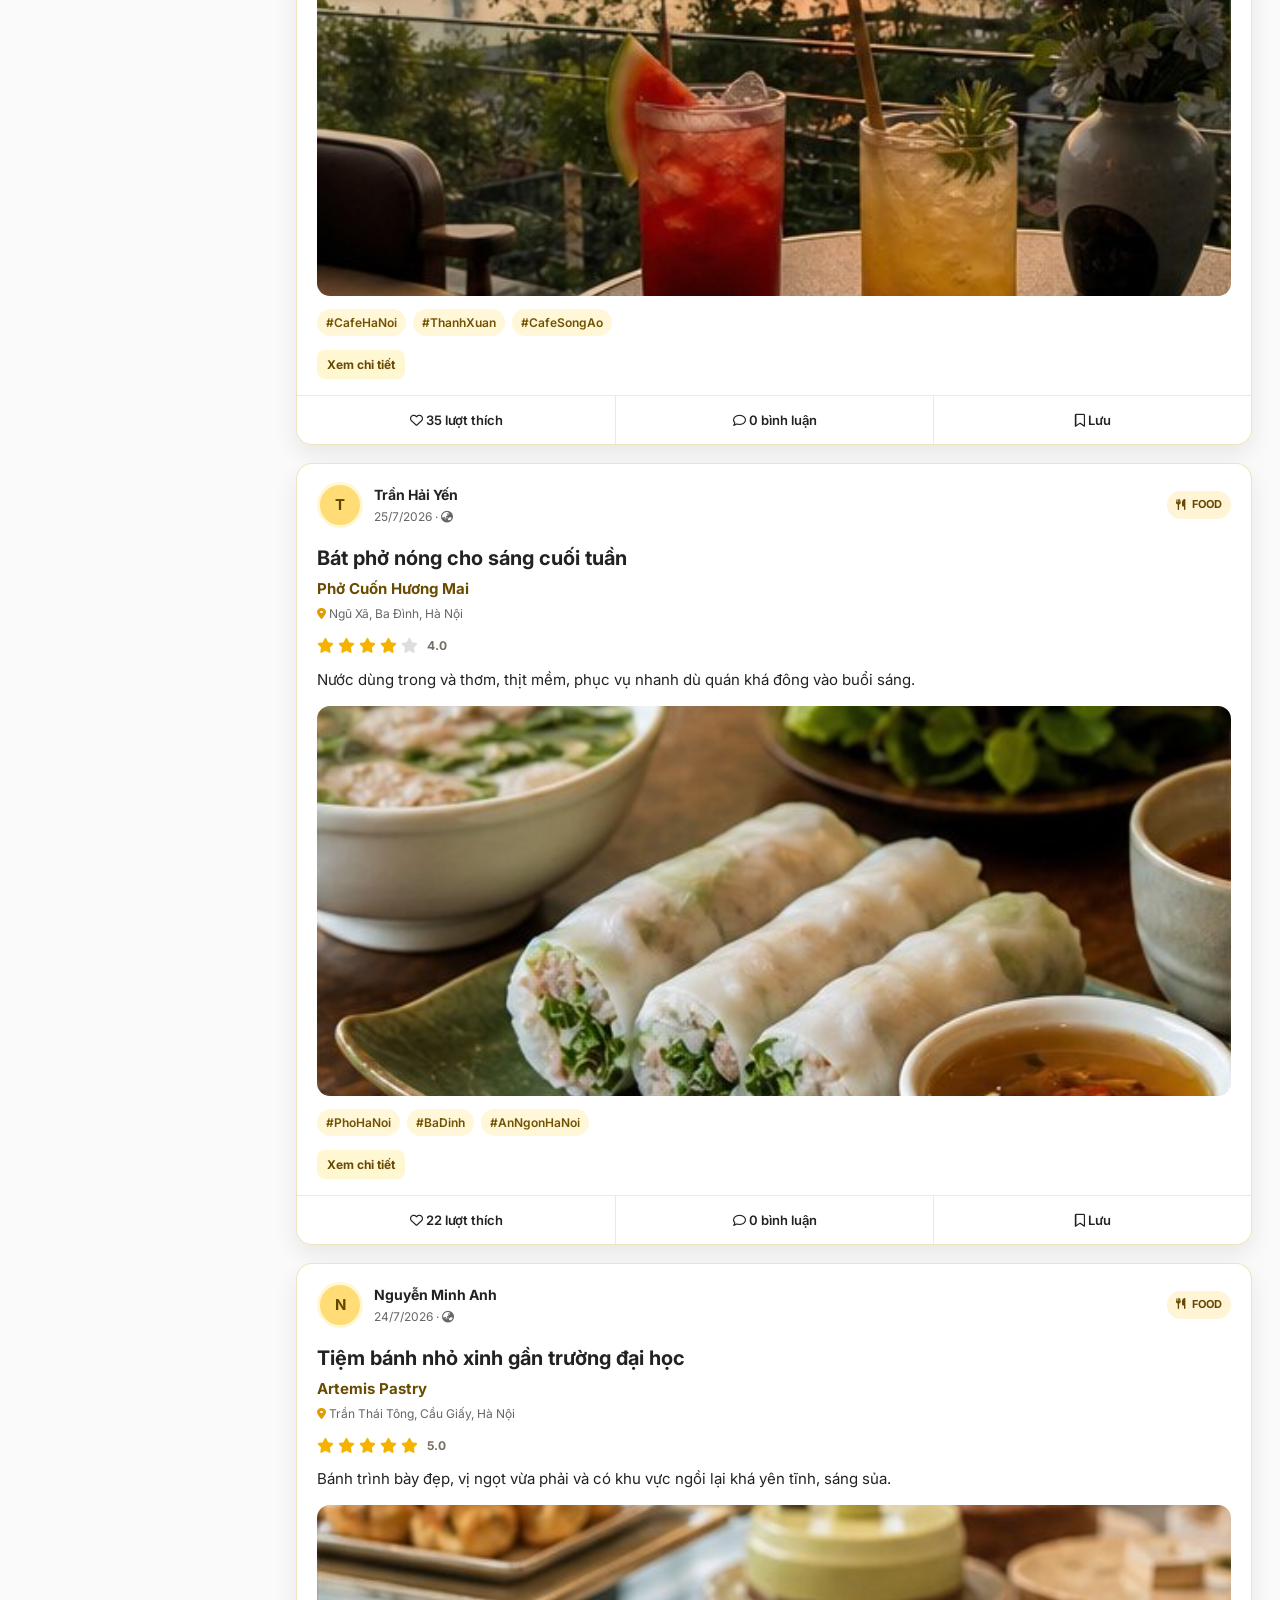
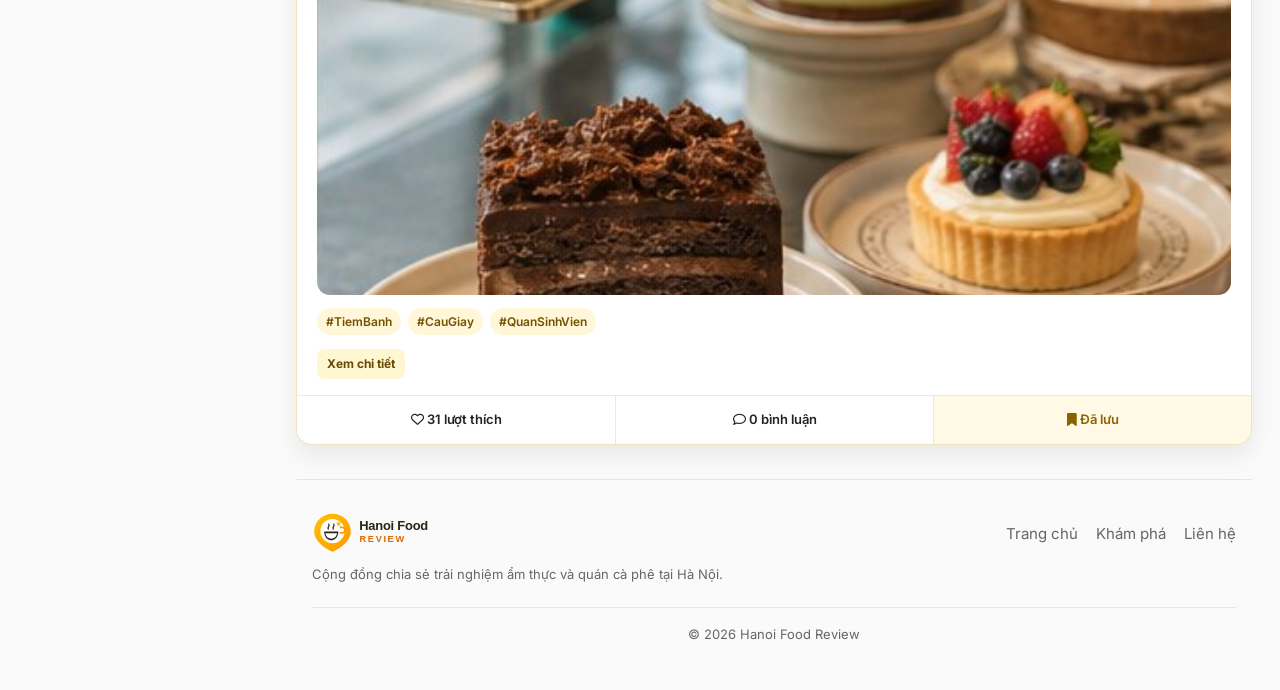
<file: pages/explore.html>
<!DOCTYPE html>
<html lang="vi">
<head>
    <meta charset="UTF-8"><meta name="viewport" content="width=device-width, initial-scale=1.0">
    <meta name="description" content="Tìm kiếm và khám phá địa điểm ăn uống tại Hà Nội.">
    <title>Khám phá địa điểm | Hanoi Food Review</title>
    <link rel="icon" type="image/svg+xml" href="../assets/images/logo/favicon.svg">
    <link rel="preconnect" href="https://fonts.googleapis.com"><link rel="preconnect" href="https://fonts.gstatic.com" crossorigin>
    <link href="https://fonts.googleapis.com/css2?family=Inter:wght@400;500;600;700&display=swap" rel="stylesheet">
    <link rel="stylesheet" href="https://cdnjs.cloudflare.com/ajax/libs/font-awesome/6.7.2/css/all.min.css">
    <link rel="stylesheet" href="../assets/css/style.css"><link rel="stylesheet" href="../assets/css/home.css"><link rel="stylesheet" href="../assets/css/explore.css"><link rel="stylesheet" href="../assets/css/responsive.css">
</head>
<body data-page="explore">
    <header class="mobile-header"><button class="icon-button" id="menu-button" type="button" aria-label="Mở menu" aria-controls="left-sidebar" aria-expanded="false"><i class="fa-solid fa-bars"></i></button><a class="mobile-brand" href="../index.html"><span class="brand-mark"><i class="fa-solid fa-bowl-food"></i></span><span>Hanoi Food Review</span></a><a class="mobile-account" href="profile.html"><i class="fa-regular fa-circle-user"></i></a></header><div class="menu-overlay" id="menu-overlay" hidden></div>
    <div class="page-layout explore-layout">
        <aside class="left-sidebar" id="left-sidebar" aria-label="Điều hướng chính"><div class="sidebar-inner"><a class="brand" href="../index.html"><span class="brand-mark"><i class="fa-solid fa-bowl-food" aria-hidden="true"></i></span><span class="brand-text"><strong>Hanoi Food</strong><small>Review</small></span></a><nav class="main-navigation"><a class="nav-link" href="../index.html"><i class="fa-solid fa-house" aria-hidden="true"></i><span>Trang chủ</span></a><a class="nav-link active" href="explore.html" aria-current="page"><i class="fa-solid fa-compass" aria-hidden="true"></i><span>Khám phá</span></a><a class="nav-link" href="tasks.html"><i class="fa-solid fa-calendar-check" aria-hidden="true"></i><span>Kế hoạch đi quán</span></a><a class="nav-link" href="my-posts.html"><i class="fa-regular fa-pen-to-square" aria-hidden="true"></i><span>Bài viết của tôi</span></a><a class="nav-link" href="saved.html"><i class="fa-regular fa-bookmark" aria-hidden="true"></i><span>Đã lưu</span></a><a class="nav-link" href="statistics.html"><i class="fa-solid fa-chart-column" aria-hidden="true"></i><span>Thống kê</span></a></nav><div class="sidebar-account"><div class="account-summary"><span class="avatar avatar-small" id="sidebar-user-avatar" aria-hidden="true">K</span><span><strong id="sidebar-user-name">Khách ghé thăm</strong><small id="sidebar-user-status">Chưa đăng nhập</small></span></div></div></div></aside>
        <main class="main-content explore-main explore-page" id="main-content">
            <header class="explore-header"><span class="eyebrow">Ẩm thực quanh bạn</span><h1>Khám phá địa điểm</h1><p>Tìm kiếm những quán ăn và quán cà phê phù hợp với bạn tại Hà Nội.</p></header>
            <section class="explore-search-section card">
                <div class="explore-search-box">
                    <label class="visually-hidden" for="explore-search">Tìm bài review</label>
                    <i class="fa-solid fa-magnifying-glass" aria-hidden="true"></i>
                    <input id="explore-search" type="search" role="combobox" placeholder="Tìm theo tên quán, tiêu đề, nội dung hoặc hashtag..." autocomplete="off" aria-haspopup="listbox" aria-autocomplete="list" aria-controls="explore-search-suggestions" aria-expanded="false">
                    <div class="search-suggestions" id="explore-search-suggestions" role="listbox" hidden></div>
                </div>
                <div class="explore-toolbar"><div class="explore-filters">
                    <label class="filter-group"><span>Loại địa điểm</span><select id="explore-category"><option value="all">Tất cả</option><option value="Cafe">Cafe</option><option value="Food">Food</option></select></label>
                    <label class="filter-group"><span>Quận</span><select id="explore-district"><option value="all">Tất cả</option><option>Ba Đình</option><option>Cầu Giấy</option><option>Đống Đa</option><option>Hà Đông</option><option>Hai Bà Trưng</option><option>Hoàn Kiếm</option><option>Hoàng Mai</option><option>Long Biên</option><option>Nam Từ Liêm</option><option>Bắc Từ Liêm</option><option>Tây Hồ</option><option>Thanh Xuân</option></select></label>
                    <label class="filter-group"><span>Đánh giá</span><select id="explore-rating"><option value="all">Tất cả</option><option value="3">Từ 3 sao</option><option value="4">Từ 4 sao</option><option value="5">5 sao</option></select></label>
                    <label class="filter-group"><span>Sắp xếp</span><select id="explore-sort"><option value="newest">Mới nhất</option><option value="oldest">Cũ nhất</option><option value="rating-desc">Rating cao nhất</option><option value="likes-desc">Nhiều lượt thích nhất</option></select></label>
                </div><button class="button button-outline filter-reset-button" id="reset-explore-filters" type="button"><i class="fa-solid fa-rotate-left"></i> Đặt lại bộ lọc</button></div>
                <div class="quick-tags" id="explore-quick-tags"></div>
            </section>
            <div class="result-summary"><h2>Kết quả khám phá</h2><span id="explore-result-count">Hiển thị 0/0 bài review</span></div>
            <section class="explore-post-list" id="explore-post-list"></section>
            <footer class="site-footer"><p><strong>Hanoi Food Review © <span id="footer-year">2026</span></strong></p></footer>
        </main>
    </div><div class="toast-container" id="toast-container" aria-live="polite"></div>
    <script src="../assets/js/storage.js"></script><script src="../assets/js/auth.js"></script><script src="../assets/js/posts.js"></script><script src="../assets/js/search.js"></script><script src="../assets/js/saved.js"></script><script src="../assets/js/app.js"></script>
</body></html>
</file>
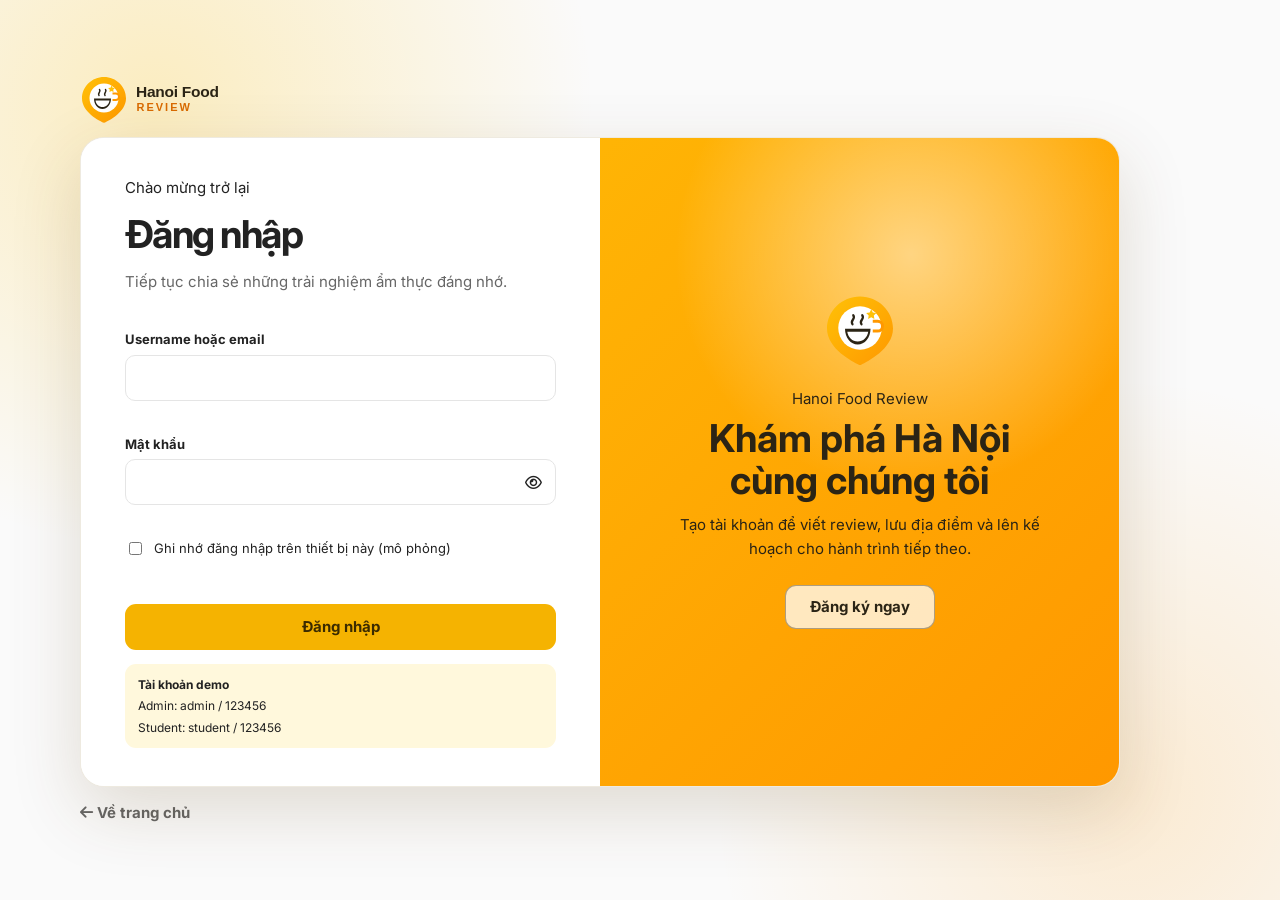
<file: pages/login.html>
<!DOCTYPE html>
<html lang="vi">
<head>
    <meta charset="UTF-8">
    <meta name="viewport" content="width=device-width, initial-scale=1.0">
    <meta name="robots" content="noindex">
    <meta http-equiv="refresh" content="0; url=auth.html?mode=login">
    <title>Chuyển đến đăng nhập | Hanoi Food Review</title>
    <link rel="icon" type="image/svg+xml" href="../assets/images/logo/favicon.svg">
</head>
<body>
    <p>Đang chuyển đến trang xác thực. <a href="auth.html?mode=login">Tiếp tục</a></p>
    <script>
        const query = new URLSearchParams(window.location.search);
        query.set("mode", "login");
        window.location.replace("auth.html?" + query.toString());
    </script>
</body>
</html>
</file>
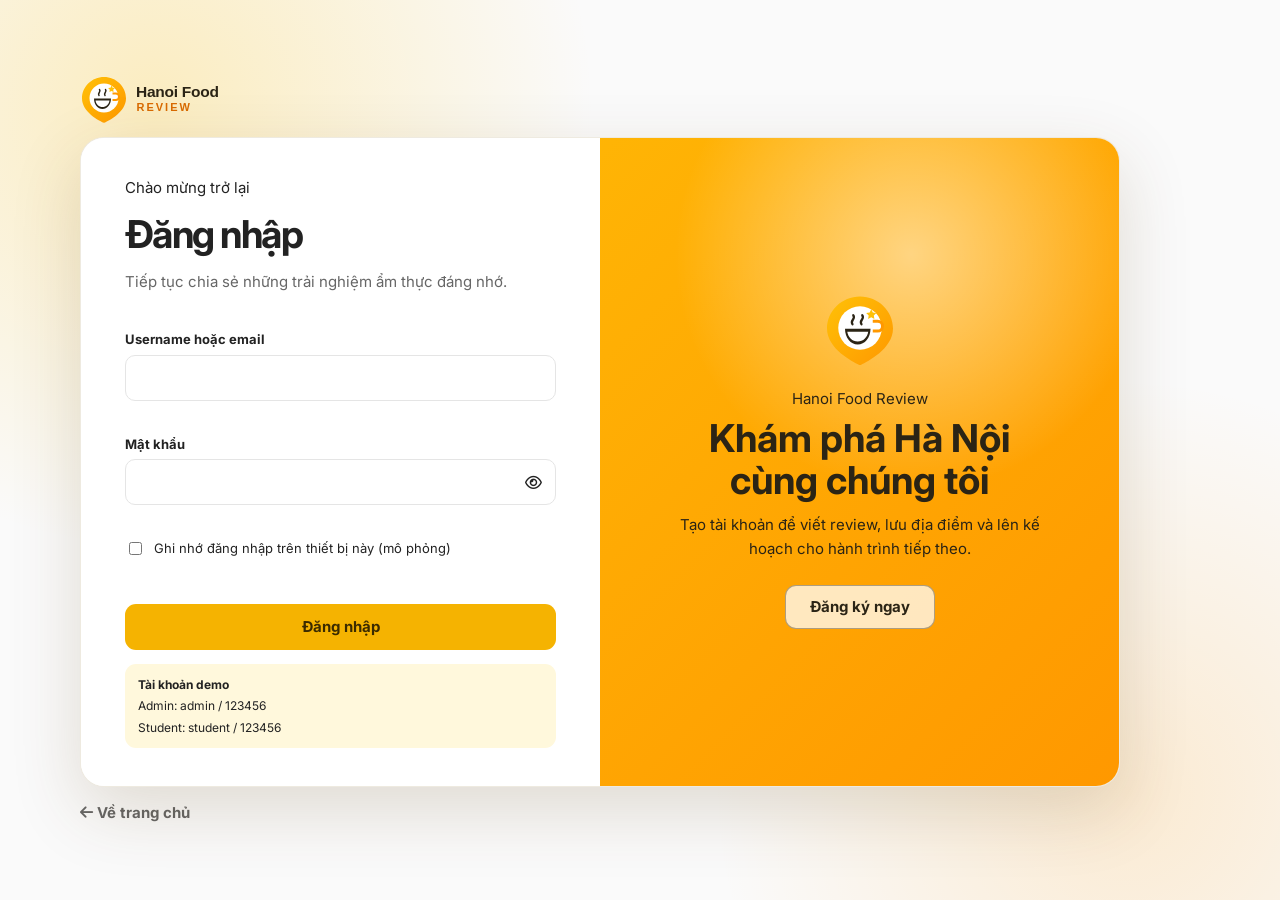
<file: pages/my-posts.html>
<!DOCTYPE html>
<html lang="vi">
<head>
    <meta charset="UTF-8"><meta name="viewport" content="width=device-width, initial-scale=1.0"><meta name="description" content="Quản lý các bài review của bạn trên Hanoi Food Review."><title>Bài viết của tôi | Hanoi Food Review</title><link rel="icon" type="image/svg+xml" href="../assets/images/logo/favicon.svg">
    <link rel="preconnect" href="https://fonts.googleapis.com"><link rel="preconnect" href="https://fonts.gstatic.com" crossorigin><link href="https://fonts.googleapis.com/css2?family=Inter:wght@400;500;600;700&display=swap" rel="stylesheet">
    <link rel="stylesheet" href="https://cdnjs.cloudflare.com/ajax/libs/font-awesome/6.7.2/css/all.min.css"><link rel="stylesheet" href="../assets/css/style.css"><link rel="stylesheet" href="../assets/css/post.css"><link rel="stylesheet" href="../assets/css/responsive.css">
</head>
<body data-page="my-posts" data-require-auth="true">
    <header class="mobile-header"><button class="icon-button" id="menu-button" type="button" aria-label="Mở menu" aria-controls="left-sidebar" aria-expanded="false"><i class="fa-solid fa-bars"></i></button><a class="mobile-brand" href="../index.html"><span class="brand-mark"><i class="fa-solid fa-bowl-food"></i></span><span>Hanoi Food Review</span></a><a class="mobile-account" href="profile.html"><i class="fa-regular fa-circle-user"></i></a></header><div class="menu-overlay" id="menu-overlay" hidden></div>
    <div class="page-layout post-page-layout"><aside class="left-sidebar" id="left-sidebar"><div class="sidebar-inner"><a class="brand" href="../index.html"><span class="brand-mark"><i class="fa-solid fa-bowl-food"></i></span><span class="brand-text"><strong>Hanoi Food</strong><small>Review</small></span></a><nav class="main-navigation"><a class="nav-link" href="../index.html"><i class="fa-solid fa-house"></i><span>Trang chủ</span></a><a class="nav-link" href="explore.html"><i class="fa-solid fa-compass"></i><span>Khám phá</span></a><a class="nav-link" href="tasks.html"><i class="fa-solid fa-calendar-check"></i><span>Kế hoạch đi quán</span></a><a class="nav-link active" href="my-posts.html" aria-current="page"><i class="fa-regular fa-pen-to-square"></i><span>Bài viết của tôi</span></a><a class="nav-link" href="saved.html"><i class="fa-regular fa-bookmark"></i><span>Đã lưu</span></a><a class="nav-link" href="statistics.html"><i class="fa-solid fa-chart-column"></i><span>Thống kê</span></a></nav><div class="sidebar-account"><div class="account-summary"><span class="avatar avatar-small" id="sidebar-user-avatar">K</span><span><strong id="sidebar-user-name">Khách</strong><small id="sidebar-user-status">Chưa đăng nhập</small></span></div></div></div></aside>
        <main class="main-content post-main my-posts-page" id="main-content"><header class="my-posts-header"><div><span class="eyebrow">Nội dung của bạn</span><h1>Bài viết của tôi</h1><p><strong id="my-post-count">0</strong> bài review đã đăng</p></div><a class="button button-primary" href="create-post.html"><i class="fa-solid fa-plus"></i> Tạo bài review</a></header><section class="my-post-list" id="my-post-list"></section><footer class="site-footer"><p><strong>Hanoi Food Review © <span id="footer-year">2026</span></strong></p></footer></main>
    </div><div class="toast-container" id="toast-container" aria-live="polite"></div>
    <script src="../assets/js/storage.js"></script><script src="../assets/js/validation.js"></script><script src="../assets/js/auth.js"></script><script src="../assets/js/posts.js"></script><script src="../assets/js/app.js"></script>
</body></html>
</file>
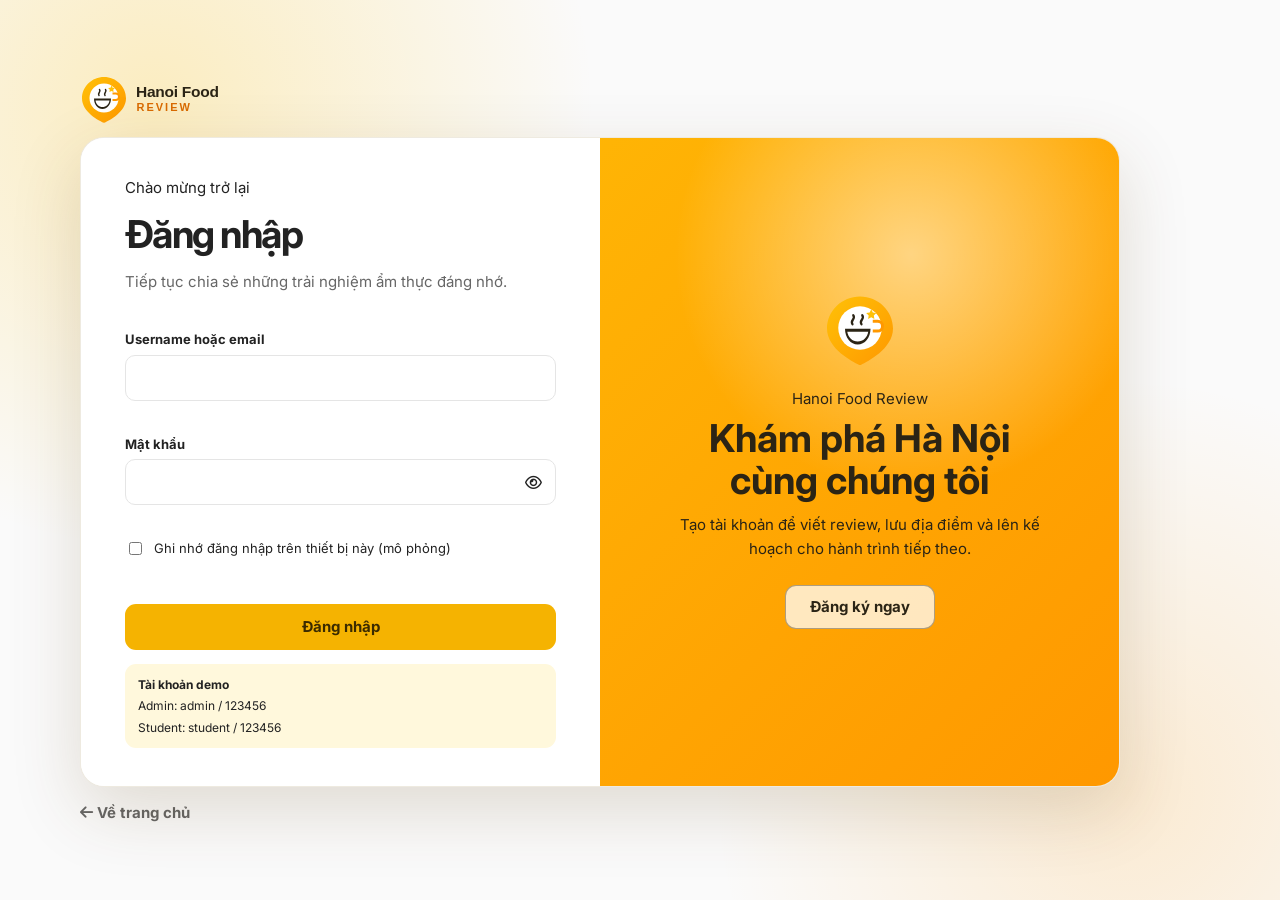
<file: pages/profile.html>
<!DOCTYPE html>
<html lang="vi">
<head>
    <meta charset="UTF-8">
    <meta name="viewport" content="width=device-width, initial-scale=1.0">
    <meta name="description" content="Xem và cập nhật hồ sơ Hanoi Food Review.">
    <title>Hồ sơ | Hanoi Food Review</title>
    <link rel="icon" type="image/svg+xml" href="../assets/images/logo/favicon.svg">
    <link rel="preconnect" href="https://fonts.googleapis.com"><link rel="preconnect" href="https://fonts.gstatic.com" crossorigin>
    <link href="https://fonts.googleapis.com/css2?family=Inter:wght@400;500;600;700&display=swap" rel="stylesheet">
    <link rel="stylesheet" href="https://cdnjs.cloudflare.com/ajax/libs/font-awesome/6.7.2/css/all.min.css">
    <link rel="stylesheet" href="../assets/css/style.css"><link rel="stylesheet" href="../assets/css/auth.css"><link rel="stylesheet" href="../assets/css/profile.css"><link rel="stylesheet" href="../assets/css/responsive.css">
</head>
<body data-page="profile" data-require-auth="true">
    <header class="mobile-header"><button class="icon-button" id="menu-button" type="button" aria-label="Mở menu" aria-controls="left-sidebar" aria-expanded="false"><i class="fa-solid fa-bars"></i></button><a class="mobile-brand" href="../index.html"><span class="brand-mark"><i class="fa-solid fa-bowl-food"></i></span><span>Hanoi Food Review</span></a><span class="avatar avatar-small" id="mobile-user-avatar">K</span></header>
    <div class="menu-overlay" id="menu-overlay" hidden></div>
    <div class="page-layout profile-layout">
        <aside class="left-sidebar" id="left-sidebar"><div class="sidebar-inner"><a class="brand" href="../index.html"><span class="brand-mark"><i class="fa-solid fa-bowl-food"></i></span><span class="brand-text"><strong>Hanoi Food</strong><small>Review</small></span></a><nav class="main-navigation"><a class="nav-link" href="../index.html"><i class="fa-solid fa-house"></i><span>Trang chủ</span></a><a class="nav-link" href="explore.html"><i class="fa-solid fa-compass"></i><span>Khám phá</span></a><a class="nav-link" href="tasks.html"><i class="fa-solid fa-calendar-check"></i><span>Kế hoạch đi quán</span></a><a class="nav-link" href="my-posts.html"><i class="fa-regular fa-pen-to-square"></i><span>Bài viết của tôi</span></a><a class="nav-link" href="saved.html"><i class="fa-regular fa-bookmark"></i><span>Đã lưu</span></a><a class="nav-link" href="statistics.html"><i class="fa-solid fa-chart-column"></i><span>Thống kê</span></a></nav><div class="sidebar-account"><div class="account-summary"><span class="avatar avatar-small" id="sidebar-user-avatar">K</span><span><strong id="sidebar-user-name">Khách</strong><small id="sidebar-user-status">Chưa đăng nhập</small></span></div></div></div></aside>
        <main class="main-content profile-main" id="main-content">
            <section class="profile-header-card card"><div class="profile-avatar-large" id="profile-avatar-display">U</div><div class="profile-identity"><h1 id="profile-display-name"></h1><div class="profile-meta"><span id="profile-display-username"></span><span id="profile-display-email"></span><span>Tham gia: <span id="profile-joined-at"></span></span></div><p class="profile-bio" id="profile-display-bio"></p></div></section>
            <section class="profile-statistics" aria-label="Thống kê cá nhân"><article class="profile-stat-card card"><strong data-profile-stat="postCount">0</strong><span>Bài review</span></article><article class="profile-stat-card card"><strong data-profile-stat="savedCount">0</strong><span>Bài đã lưu</span></article><article class="profile-stat-card card"><strong data-profile-stat="receivedLikes">0</strong><span>Lượt thích nhận được</span></article><article class="profile-stat-card card"><strong data-profile-stat="completedTaskCount">0</strong><span>Task hoàn thành</span></article></section>
            <section class="profile-form-card card"><h2>Chỉnh sửa hồ sơ</h2><form class="profile-form" id="profile-form" novalidate><div class="form-group"><label for="profile-fullname">Họ và tên</label><input class="form-control" id="profile-fullname"><p class="field-error" id="profile-fullname-error" aria-live="polite"></p></div><div class="form-group"><label for="profile-email">Email</label><input class="form-control" id="profile-email" type="email"><p class="field-error" id="profile-email-error" aria-live="polite"></p></div><div class="form-group form-group-wide"><label for="profile-bio">Giới thiệu</label><textarea class="form-control" id="profile-bio" rows="4" maxlength="200"></textarea><div class="bio-counter" id="profile-bio-counter">0/200</div><p class="field-error" id="profile-bio-error" aria-live="polite"></p></div><div class="form-group form-group-wide"><label for="profile-avatar">Đường dẫn ảnh đại diện</label><input class="form-control" id="profile-avatar"><p class="field-error" id="profile-avatar-error" aria-live="polite"></p><div class="avatar-preview" id="profile-avatar-preview">U</div></div><div class="profile-actions"><button class="button button-outline" type="button" data-auth-action="logout">Đăng xuất</button><button class="button button-primary" type="submit">Lưu thay đổi</button></div></form></section>
            <footer class="site-footer"><p><strong>Hanoi Food Review © <span id="footer-year">2026</span></strong></p></footer>
        </main>
    </div>
    <script src="../assets/js/storage.js"></script><script src="../assets/js/validation.js"></script><script src="../assets/js/auth.js"></script><script src="../assets/js/profile.js"></script><script src="../assets/js/app.js"></script>
</body>
</html>
</file>
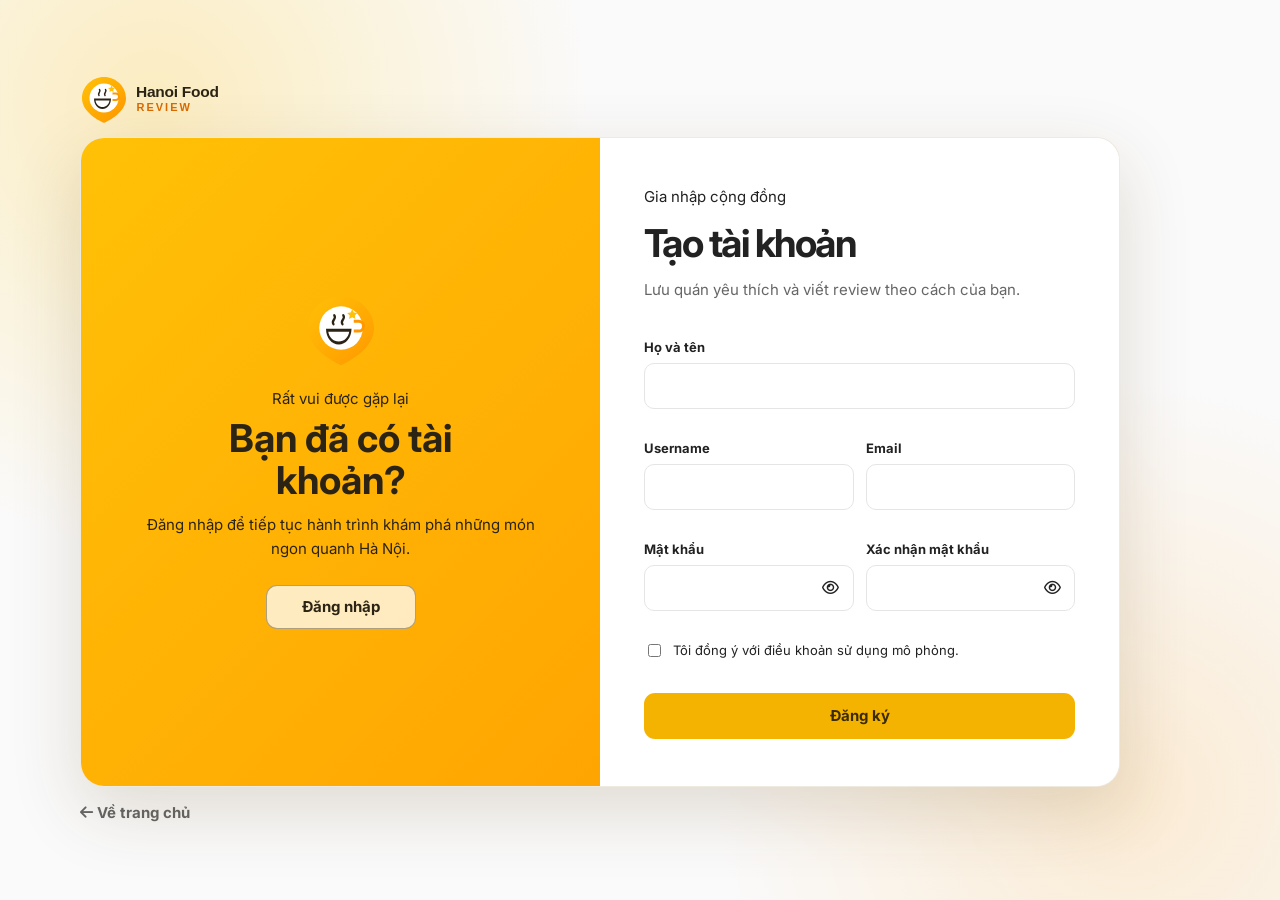
<file: pages/register.html>
<!DOCTYPE html>
<html lang="vi">
<head>
    <meta charset="UTF-8">
    <meta name="viewport" content="width=device-width, initial-scale=1.0">
    <meta name="robots" content="noindex">
    <meta http-equiv="refresh" content="0; url=auth.html?mode=register">
    <title>Chuyển đến đăng ký | Hanoi Food Review</title>
    <link rel="icon" type="image/svg+xml" href="../assets/images/logo/favicon.svg">
</head>
<body>
    <p>Đang chuyển đến trang xác thực. <a href="auth.html?mode=register">Tiếp tục</a></p>
    <script>
        const query = new URLSearchParams(window.location.search);
        query.set("mode", "register");
        window.location.replace("auth.html?" + query.toString());
    </script>
</body>
</html>
</file>
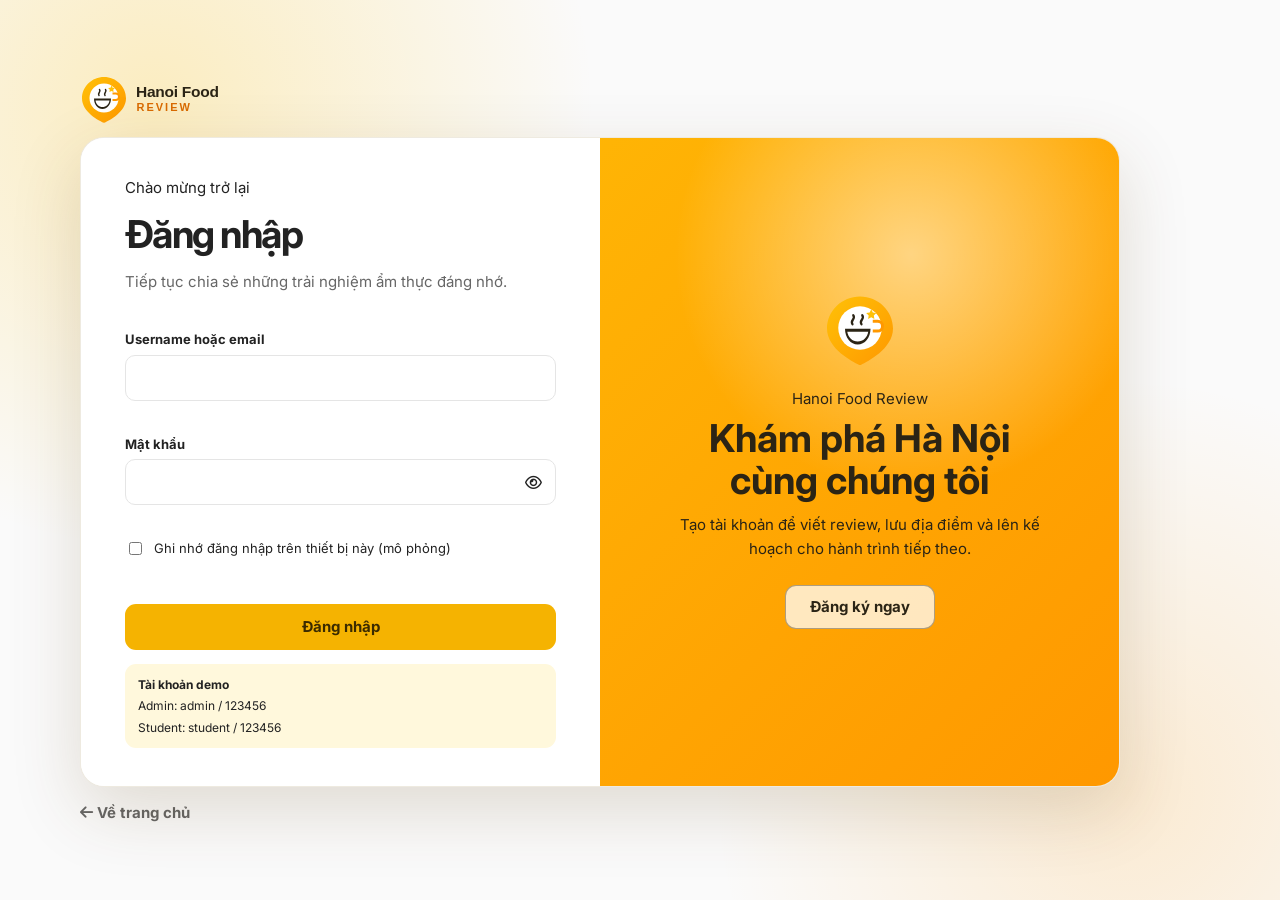
<file: pages/saved.html>
<!DOCTYPE html>
<html lang="vi">
<head>
    <meta charset="UTF-8"><meta name="viewport" content="width=device-width, initial-scale=1.0"><meta name="description" content="Xem lại những bài review bạn đã lưu."><title>Bài viết đã lưu | Hanoi Food Review</title><link rel="icon" type="image/svg+xml" href="../assets/images/logo/favicon.svg">
    <link rel="preconnect" href="https://fonts.googleapis.com"><link rel="preconnect" href="https://fonts.gstatic.com" crossorigin><link href="https://fonts.googleapis.com/css2?family=Inter:wght@400;500;600;700&display=swap" rel="stylesheet">
    <link rel="stylesheet" href="https://cdnjs.cloudflare.com/ajax/libs/font-awesome/6.7.2/css/all.min.css"><link rel="stylesheet" href="../assets/css/style.css"><link rel="stylesheet" href="../assets/css/home.css"><link rel="stylesheet" href="../assets/css/explore.css"><link rel="stylesheet" href="../assets/css/responsive.css">
</head>
<body data-page="saved" data-require-auth="true">
    <header class="mobile-header"><button class="icon-button" id="menu-button" type="button" aria-label="Mở menu" aria-controls="left-sidebar" aria-expanded="false"><i class="fa-solid fa-bars"></i></button><a class="mobile-brand" href="../index.html"><span class="brand-mark"><i class="fa-solid fa-bowl-food"></i></span><span>Hanoi Food Review</span></a><a class="mobile-account" href="profile.html"><i class="fa-regular fa-circle-user"></i></a></header><div class="menu-overlay" id="menu-overlay" hidden></div>
    <div class="page-layout explore-layout"><aside class="left-sidebar" id="left-sidebar"><div class="sidebar-inner"><a class="brand" href="../index.html"><span class="brand-mark"><i class="fa-solid fa-bowl-food"></i></span><span class="brand-text"><strong>Hanoi Food</strong><small>Review</small></span></a><nav class="main-navigation"><a class="nav-link" href="../index.html"><i class="fa-solid fa-house"></i><span>Trang chủ</span></a><a class="nav-link" href="explore.html"><i class="fa-solid fa-compass"></i><span>Khám phá</span></a><a class="nav-link" href="tasks.html"><i class="fa-solid fa-calendar-check"></i><span>Kế hoạch đi quán</span></a><a class="nav-link" href="my-posts.html"><i class="fa-regular fa-pen-to-square"></i><span>Bài viết của tôi</span></a><a class="nav-link active" href="saved.html" aria-current="page"><i class="fa-solid fa-bookmark"></i><span>Đã lưu</span></a><a class="nav-link" href="statistics.html"><i class="fa-solid fa-chart-column"></i><span>Thống kê</span></a></nav><div class="sidebar-account"><div class="account-summary"><span class="avatar avatar-small" id="sidebar-user-avatar">K</span><span><strong id="sidebar-user-name">Khách</strong><small id="sidebar-user-status">Chưa đăng nhập</small></span></div></div></div></aside>
        <main class="main-content explore-main saved-page" id="main-content">
            <header class="saved-header"><div><span class="eyebrow">Bộ sưu tập cá nhân</span><h1>Bài viết đã lưu</h1><p>Những địa điểm bạn muốn xem lại sau.</p></div><span class="saved-count" id="saved-post-count">Bạn đã lưu 0 bài viết</span></header>
            <section class="saved-toolbar card"><div class="explore-search-box"><label class="visually-hidden" for="saved-search">Tìm bài đã lưu</label><i class="fa-solid fa-magnifying-glass"></i><input id="saved-search" type="search" placeholder="Tìm trong bài đã lưu..."></div><label class="filter-group"><span>Sắp xếp</span><select id="saved-sort"><option value="newest">Mới đăng</option><option value="rating-desc">Rating cao nhất</option><option value="likes-desc">Nhiều lượt thích nhất</option></select></label></section>
            <section class="saved-post-list" id="saved-post-list"></section>
            <footer class="site-footer"><p><strong>Hanoi Food Review © <span id="footer-year">2026</span></strong></p></footer>
        </main>
    </div><div class="toast-container" id="toast-container" aria-live="polite"></div>
    <script src="../assets/js/storage.js"></script><script src="../assets/js/auth.js"></script><script src="../assets/js/posts.js"></script><script src="../assets/js/search.js"></script><script src="../assets/js/saved.js"></script><script src="../assets/js/app.js"></script>
</body></html>
</file>
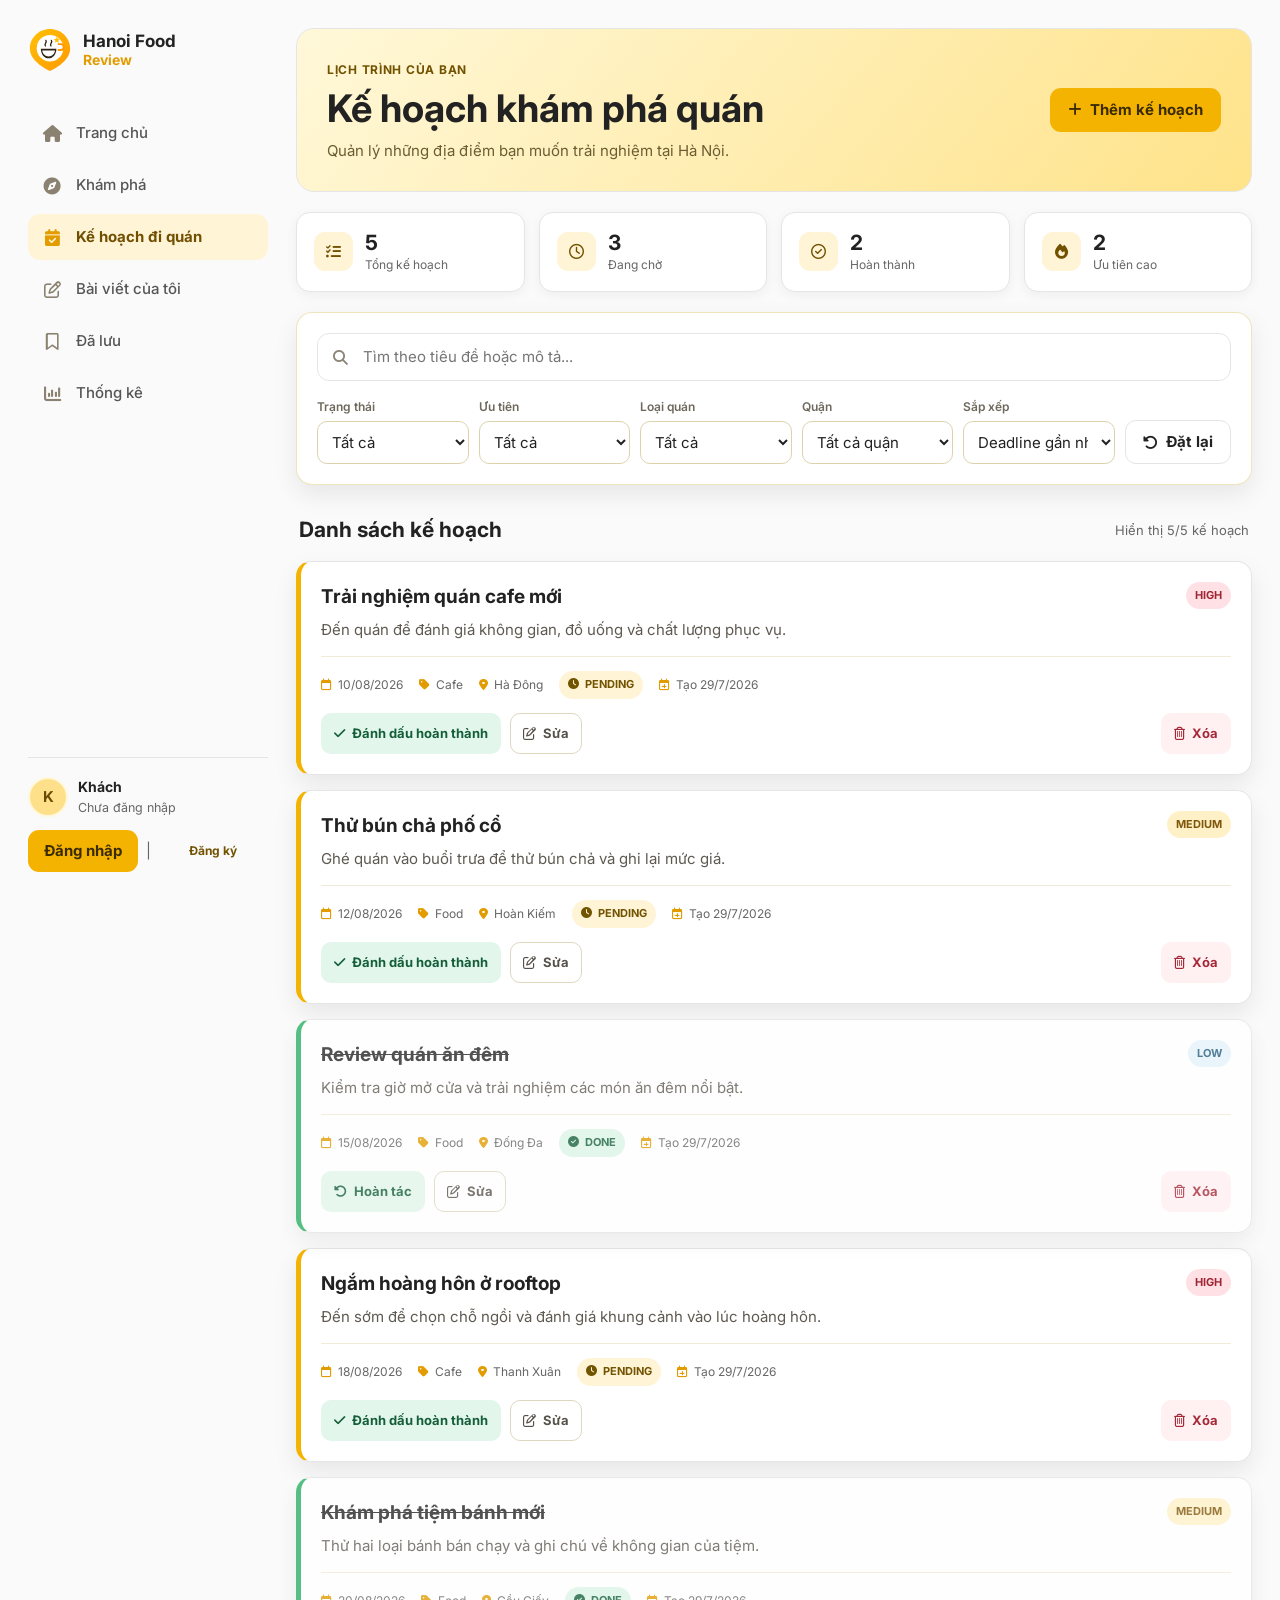
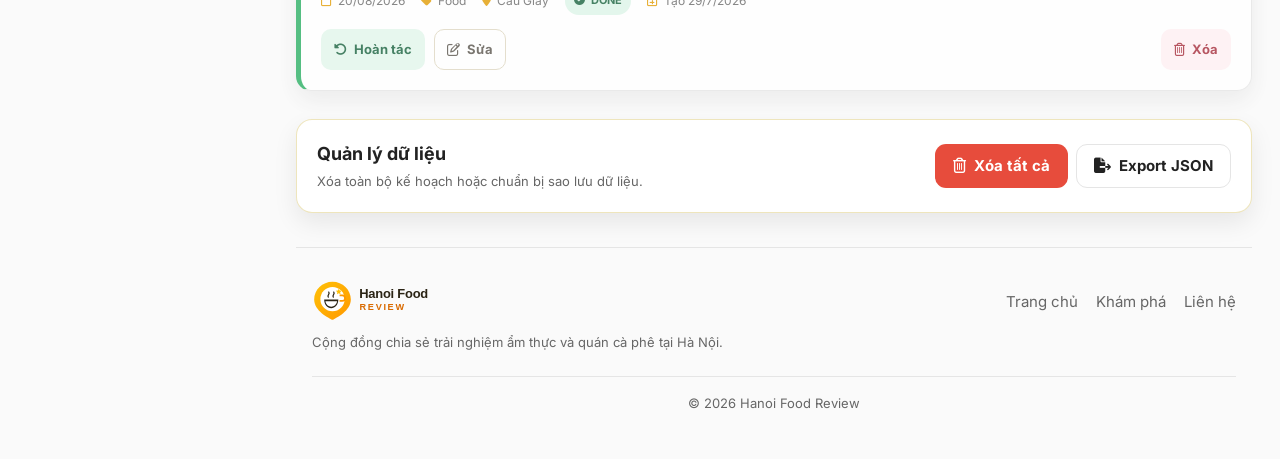
<file: pages/tasks.html>
<!DOCTYPE html>
<html lang="vi">
<head>
    <meta charset="UTF-8">
    <meta name="viewport" content="width=device-width, initial-scale=1.0">
    <meta name="description" content="Quản lý kế hoạch khám phá quán ăn và quán cà phê tại Hà Nội.">
    <title>Kế hoạch khám phá quán | Hanoi Food Review</title>
    <link rel="icon" type="image/svg+xml" href="../assets/images/logo/favicon.svg">

    <link rel="preconnect" href="https://fonts.googleapis.com">
    <link rel="preconnect" href="https://fonts.gstatic.com" crossorigin>
    <link href="https://fonts.googleapis.com/css2?family=Inter:wght@400;500;600;700&display=swap" rel="stylesheet">
    <link rel="stylesheet" href="https://cdnjs.cloudflare.com/ajax/libs/font-awesome/6.7.2/css/all.min.css">
    <link rel="stylesheet" href="../assets/css/style.css">
    <link rel="stylesheet" href="../assets/css/tasks.css">
    <link rel="stylesheet" href="../assets/css/responsive.css">
</head>
<body data-page="tasks">
    <a class="skip-link" href="#main-content">Chuyển đến nội dung chính</a>

    <header class="mobile-header">
        <button class="icon-button menu-button" id="menu-button" type="button"
            aria-label="Mở menu" aria-controls="left-sidebar" aria-expanded="false">
            <i class="fa-solid fa-bars" aria-hidden="true"></i>
        </button>
        <a class="mobile-brand" href="../index.html" aria-label="Hanoi Food Review - Trang chủ">
            <span class="brand-mark"><i class="fa-solid fa-bowl-food" aria-hidden="true"></i></span>
            <span>Hanoi Food Review</span>
        </a>
        <a class="mobile-account" href="profile.html" aria-label="Mở hồ sơ">
            <i class="fa-regular fa-circle-user" aria-hidden="true"></i>
        </a>
    </header>

    <div class="menu-overlay" id="menu-overlay" hidden></div>

    <div class="page-layout tasks-layout">
        <aside class="left-sidebar" id="left-sidebar" aria-label="Điều hướng chính">
            <div class="sidebar-inner">
                <a class="brand" href="../index.html">
                    <span class="brand-mark"><i class="fa-solid fa-bowl-food" aria-hidden="true"></i></span>
                    <span class="brand-text"><strong>Hanoi Food</strong><small>Review</small></span>
                </a>

                <nav class="main-navigation">
                    <a class="nav-link" href="../index.html"><i class="fa-solid fa-house" aria-hidden="true"></i><span>Trang chủ</span></a>
                    <a class="nav-link" href="explore.html"><i class="fa-solid fa-compass" aria-hidden="true"></i><span>Khám phá</span></a>
                    <a class="nav-link active" href="tasks.html" aria-current="page"><i class="fa-solid fa-calendar-check" aria-hidden="true"></i><span>Kế hoạch đi quán</span></a>
                    <a class="nav-link" href="my-posts.html"><i class="fa-regular fa-pen-to-square" aria-hidden="true"></i><span>Bài viết của tôi</span></a>
                    <a class="nav-link" href="saved.html"><i class="fa-regular fa-bookmark" aria-hidden="true"></i><span>Đã lưu</span></a>
                    <a class="nav-link" href="statistics.html"><i class="fa-solid fa-chart-column" aria-hidden="true"></i><span>Thống kê</span></a>
                </nav>

                <div class="sidebar-account">
                    <div class="account-summary">
                        <span class="avatar avatar-small" id="sidebar-user-avatar" aria-hidden="true">K</span>
                        <span>
                            <strong id="sidebar-user-name">Khách ghé thăm</strong>
                            <small id="sidebar-user-status">Chưa đăng nhập</small>
                        </span>
                    </div>
                    <a class="button button-outline button-full" href="auth.html?mode=login">
                        <i class="fa-solid fa-arrow-right-to-bracket" aria-hidden="true"></i> Đăng nhập
                    </a>
                </div>
            </div>
        </aside>

        <main class="main-content tasks-main tasks-page" id="main-content">
            <header class="tasks-header">
                <div>
                    <span class="eyebrow">Lịch trình của bạn</span>
                    <h1>Kế hoạch khám phá quán</h1>
                    <p>Quản lý những địa điểm bạn muốn trải nghiệm tại Hà Nội.</p>
                </div>
                <div class="tasks-header-actions">
                    <button class="button button-primary" id="add-task-button" type="button">
                        <i class="fa-solid fa-plus" aria-hidden="true"></i> Thêm kế hoạch
                    </button>
                </div>
            </header>

            <section class="task-statistics" aria-label="Thống kê kế hoạch">
                <article class="task-stat-card">
                    <i class="fa-solid fa-list-check" aria-hidden="true"></i>
                    <span><strong id="total-task-count">0</strong><small>Tổng kế hoạch</small></span>
                </article>
                <article class="task-stat-card">
                    <i class="fa-regular fa-clock" aria-hidden="true"></i>
                    <span><strong id="pending-task-count">0</strong><small>Đang chờ</small></span>
                </article>
                <article class="task-stat-card">
                    <i class="fa-regular fa-circle-check" aria-hidden="true"></i>
                    <span><strong id="done-task-count">0</strong><small>Hoàn thành</small></span>
                </article>
                <article class="task-stat-card">
                    <i class="fa-solid fa-fire" aria-hidden="true"></i>
                    <span><strong id="high-task-count">0</strong><small>Ưu tiên cao</small></span>
                </article>
            </section>

            <section class="task-toolbar card" aria-label="Tìm kiếm và lọc kế hoạch">
                <div class="task-search-box">
                    <label class="visually-hidden" for="task-search">Tìm kiếm kế hoạch</label>
                    <i class="fa-solid fa-magnifying-glass" aria-hidden="true"></i>
                    <input id="task-search" type="search" placeholder="Tìm theo tiêu đề hoặc mô tả...">
                </div>
                <div class="task-filters">
                    <label>
                        <span>Trạng thái</span>
                        <select id="filter-status">
                            <option value="">Tất cả</option>
                            <option value="Pending">Pending</option>
                            <option value="Done">Done</option>
                        </select>
                    </label>
                    <label>
                        <span>Ưu tiên</span>
                        <select id="filter-priority">
                            <option value="">Tất cả</option>
                            <option value="Low">Low</option>
                            <option value="Medium">Medium</option>
                            <option value="High">High</option>
                        </select>
                    </label>
                    <label>
                        <span>Loại quán</span>
                        <select id="filter-category">
                            <option value="">Tất cả</option>
                            <option value="Cafe">Cafe</option>
                            <option value="Food">Food</option>
                        </select>
                    </label>
                    <label>
                        <span>Quận</span>
                        <select id="filter-district">
                            <option value="">Tất cả quận</option>
                            <option>Ba Đình</option><option>Cầu Giấy</option><option>Đống Đa</option>
                            <option>Hà Đông</option><option>Hai Bà Trưng</option><option>Hoàn Kiếm</option>
                            <option>Hoàng Mai</option><option>Long Biên</option><option>Nam Từ Liêm</option>
                            <option>Bắc Từ Liêm</option><option>Tây Hồ</option><option>Thanh Xuân</option>
                        </select>
                    </label>
                    <label>
                        <span>Sắp xếp</span>
                        <select id="sort-deadline">
                            <option value="deadline-asc">Deadline gần nhất</option>
                            <option value="deadline-desc">Deadline xa nhất</option>
                            <option value="newest">Mới tạo</option>
                            <option value="oldest">Cũ nhất</option>
                        </select>
                    </label>
                    <button class="button button-outline reset-filter-button" id="reset-task-filters" type="button">
                        <i class="fa-solid fa-rotate-left" aria-hidden="true"></i> Đặt lại
                    </button>
                </div>
            </section>

            <div class="task-list-heading">
                <h2>Danh sách kế hoạch</h2>
                <span id="task-result-count">Hiển thị 0/0 kế hoạch</span>
            </div>
            <section id="task-list" class="task-list" aria-live="polite"></section>

            <section class="danger-zone card">
                <div>
                    <h2>Quản lý dữ liệu</h2>
                    <p>Xóa toàn bộ kế hoạch hoặc chuẩn bị sao lưu dữ liệu.</p>
                </div>
                <div class="data-actions">
                    <button class="button button-danger" id="clear-all-tasks" type="button">
                        <i class="fa-regular fa-trash-can" aria-hidden="true"></i> Xóa tất cả
                    </button>
                    <button class="button button-outline" id="export-tasks-button" type="button">
                        <i class="fa-solid fa-file-export" aria-hidden="true"></i> Export JSON
                    </button>
                </div>
            </section>

            <footer class="site-footer">
                <p><strong>Hanoi Food Review © <span id="footer-year">2026</span></strong> – Bài tập lớn Cơ sở lập trình Web</p>
                <p>Nhóm sinh viên Hanoi Food Review</p>
                <nav aria-label="Liên kết cuối trang">
                    <a href="../index.html">Trang chủ</a>
                    <a href="mailto:hello@hanoifoodreview.local">Liên hệ</a>
                </nav>
            </footer>
        </main>
    </div>

    <div class="modal-overlay" id="task-modal" hidden>
        <section class="modal-container" role="dialog" aria-modal="true" aria-labelledby="task-modal-title">
            <header class="modal-header">
                <div>
                    <span class="eyebrow">Kế hoạch đi quán</span>
                    <h2 id="task-modal-title">Thêm kế hoạch</h2>
                </div>
                <button class="icon-button" id="close-task-modal" type="button" aria-label="Đóng form">
                    <i class="fa-solid fa-xmark" aria-hidden="true"></i>
                </button>
            </header>

            <form id="task-form" novalidate>
                <div class="modal-body">
                    <input id="task-id" type="hidden">

                    <div class="form-group">
                        <label for="task-title">Tiêu đề <span aria-hidden="true">*</span></label>
                        <input id="task-title" type="text" maxlength="100" placeholder="Ví dụ: Ghé quán cafe mới">
                        <p class="field-error" id="task-title-error"></p>
                    </div>

                    <div class="form-group">
                        <label for="task-description">Mô tả <span aria-hidden="true">*</span></label>
                        <textarea id="task-description" rows="4" maxlength="500" placeholder="Bạn muốn trải nghiệm và đánh giá điều gì?"></textarea>
                        <p class="field-error" id="task-description-error"></p>
                    </div>

                    <div class="form-grid">
                        <div class="form-group">
                            <label for="task-deadline">Ngày dự kiến <span aria-hidden="true">*</span></label>
                            <input id="task-deadline" type="date">
                            <p class="field-error" id="task-deadline-error"></p>
                        </div>
                        <div class="form-group">
                            <label for="task-priority">Mức ưu tiên <span aria-hidden="true">*</span></label>
                            <select id="task-priority">
                                <option value="">Chọn mức ưu tiên</option>
                                <option value="Low">Low</option>
                                <option value="Medium">Medium</option>
                                <option value="High">High</option>
                            </select>
                            <p class="field-error" id="task-priority-error"></p>
                        </div>
                        <div class="form-group">
                            <label for="task-category">Loại địa điểm <span aria-hidden="true">*</span></label>
                            <select id="task-category">
                                <option value="">Chọn loại địa điểm</option>
                                <option value="Cafe">Cafe</option>
                                <option value="Food">Food</option>
                            </select>
                            <p class="field-error" id="task-category-error"></p>
                        </div>
                        <div class="form-group">
                            <label for="task-district">Quận <span aria-hidden="true">*</span></label>
                            <select id="task-district">
                                <option value="">Chọn quận</option>
                                <option>Ba Đình</option><option>Cầu Giấy</option><option>Đống Đa</option>
                                <option>Hà Đông</option><option>Hai Bà Trưng</option><option>Hoàn Kiếm</option>
                                <option>Hoàng Mai</option><option>Long Biên</option><option>Nam Từ Liêm</option>
                                <option>Bắc Từ Liêm</option><option>Tây Hồ</option><option>Thanh Xuân</option>
                            </select>
                            <p class="field-error" id="task-district-error"></p>
                        </div>
                    </div>
                </div>

                <footer class="modal-footer">
                    <button class="button button-outline" id="cancel-task-modal" type="button">Hủy</button>
                    <button class="button button-primary" type="submit">
                        <i class="fa-regular fa-floppy-disk" aria-hidden="true"></i> Lưu kế hoạch
                    </button>
                </footer>
            </form>
        </section>
    </div>

    <div class="toast-container" id="toast-container" aria-live="polite"></div>
    <script src="../assets/js/storage.js"></script>
    <script src="../assets/js/validation.js"></script>
    <script src="../assets/js/auth.js"></script>
    <script src="../assets/js/tasks.js"></script>
    <script src="../assets/js/export-data.js"></script>
    <script src="../assets/js/app.js"></script>
</body>
</html>
</file>
<file: assets/css/style.css>
@import url("variables.css");

/*
 * style.css
 * Khai báo biến màu, reset và các thành phần giao diện dùng chung.
 */

:root {
    --sidebar-width: 240px;
    --right-sidebar-width: 300px;
}

* {
    box-sizing: border-box;
}

html {
    scroll-behavior: smooth;
}

body {
    margin: 0;
    overflow-x: clip;
    color: var(--text-color);
    background: var(--background-color);
    font-family: var(--font-family);
    font-size: 15px;
    line-height: 1.6;
    animation: page-fade-in .22s ease both;
}

body.menu-open {
    overflow: hidden;
}

button,
input,
select,
textarea {
    font: inherit;
}

button,
a {
    -webkit-tap-highlight-color: transparent;
}

button:focus-visible,
a:focus-visible,
input:focus-visible,
select:focus-visible,
textarea:focus-visible {
    outline: 3px solid rgba(217, 154, 0, 0.55);
    outline-offset: 3px;
}

button {
    color: inherit;
}

a {
    color: inherit;
    text-decoration: none;
}

img {
    display: block;
    max-width: 100%;
}

.post-image,
.my-post-image,
.post-detail-image,
.image-preview img {
    object-fit: cover;
}

h1,
h2,
h3,
p {
    margin-top: 0;
}

.skip-link {
    position: fixed;
    z-index: 2000;
    top: 12px;
    left: 12px;
    padding: 10px 14px;
    border-radius: 8px;
    background: var(--text-color);
    color: #fff;
    transform: translateY(-160%);
}

.skip-link:focus {
    transform: translateY(0);
}

.visually-hidden {
    position: absolute;
    width: 1px;
    height: 1px;
    padding: 0;
    margin: -1px;
    overflow: hidden;
    clip: rect(0, 0, 0, 0);
    white-space: nowrap;
    border: 0;
}

.page-layout {
    display: grid;
    grid-template-columns: var(--sidebar-width) minmax(0, 1fr) var(--right-sidebar-width);
    gap: 28px;
    width: min(1440px, 100%);
    min-height: 100vh;
    margin: 0 auto;
    padding: 0 28px;
}

.left-sidebar,
.right-sidebar {
    min-width: 0;
}

.sidebar-inner,
.right-sidebar-inner {
    position: sticky;
    top: 0;
    display: flex;
    flex-direction: column;
    height: 100vh;
    padding: 28px 0;
}

.brand,
.mobile-brand {
    display: inline-flex;
    align-items: center;
    gap: 11px;
    font-weight: 700;
}

.brand-mark {
    display: grid;
    flex: 0 0 auto;
    width: 44px;
    height: 44px;
    place-items: center;
    border-radius: 14px;
    color: var(--text-color);
    background: url("../images/logo/hanoi-food-review-mark.svg") center / contain no-repeat;
    box-shadow: none;
}

.brand-mark i {
    display: none;
}

.brand-text {
    display: flex;
    flex-direction: column;
    line-height: 1.15;
}

.brand-text strong {
    font-size: 17px;
}

.brand-text small {
    color: var(--primary-dark);
    font-size: 14px;
}

.main-navigation {
    display: flex;
    flex-direction: column;
    gap: 6px;
    margin-top: 38px;
}

.nav-link {
    display: flex;
    align-items: center;
    gap: 13px;
    padding: 11px 13px;
    border-radius: 12px;
    color: #565656;
    font-weight: 500;
    transition: color 0.2s ease, background 0.2s ease, transform 0.2s ease;
}

.nav-link i {
    width: 22px;
    color: #8a8170;
    font-size: 17px;
    text-align: center;
}

.nav-link:hover {
    color: var(--text-color);
    background: #fff8dd;
    transform: translateX(2px);
}

.nav-link.active {
    color: #704f00;
    background: var(--primary-light);
    font-weight: 700;
}

.nav-link.active i {
    color: var(--primary-dark);
}

.sidebar-account {
    margin-top: auto;
    padding-top: 18px;
    border-top: 1px solid var(--border-color);
}

.account-summary {
    display: flex;
    align-items: center;
    gap: 10px;
    margin-bottom: 12px;
}

.account-summary > span:last-child {
    display: flex;
    min-width: 0;
    flex-direction: column;
}

.account-summary strong {
    overflow: hidden;
    font-size: 14px;
    text-overflow: ellipsis;
    white-space: nowrap;
}

.account-summary small {
    color: var(--muted-text);
}

.auth-sidebar-controls > div {
    display: grid;
    gap: 8px;
}

.auth-sidebar-controls > [data-auth-visible="guest"] {
    display: grid;
    grid-template-columns: 1fr auto 1fr;
    align-items: center;
}

.auth-sidebar-controls > [data-auth-visible="guest"] .button {
    padding: 8px 10px;
}

.auth-link-separator {
    color: var(--muted-text);
}

.auth-sidebar-controls > div[hidden] {
    display: none;
}

.auth-register-link,
.auth-logout-link {
    border: 0;
    color: #725300;
    background: transparent;
    cursor: pointer;
    font-size: 12px;
    font-weight: 700;
    text-align: center;
}

.avatar {
    display: grid;
    flex: 0 0 auto;
    width: 46px;
    height: 46px;
    place-items: center;
    border: 3px solid #fff8dd;
    border-radius: 50%;
    color: #6a4c00;
    background: #ffe08a;
    font-weight: 700;
}

.avatar-small {
    width: 40px;
    height: 40px;
    border-width: 2px;
}

.avatar-yellow {
    background: #ffd86b;
}

.avatar-green {
    color: #17553b;
    background: #bce8d1;
}

.button {
    display: inline-flex;
    min-height: 42px;
    max-width: 100%;
    align-items: center;
    justify-content: center;
    gap: 8px;
    padding: 9px 17px;
    border: 1px solid transparent;
    border-radius: 11px;
    cursor: pointer;
    font-weight: 700;
    text-align: center;
    white-space: normal;
    transition: background var(--transition), border-color var(--transition), box-shadow var(--transition), transform var(--transition);
}

.button:hover {
    transform: translateY(-1px);
    box-shadow: 0 7px 16px rgba(0, 0, 0, .09);
}

.button:disabled,
.button.is-loading {
    cursor: not-allowed;
    opacity: .6;
    pointer-events: none;
}

.button-danger {
    color: #fff;
    background: var(--danger);
}

.button-ghost {
    border-color: transparent;
    background: transparent;
}

.button-primary {
    color: #3b2b00 !important;
    background: var(--primary-color);
}

.button-primary:hover {
    background: #ffc526;
}

.button-outline {
    border-color: var(--border-color);
    background: var(--surface-color);
}

.button-outline:hover {
    border-color: var(--primary-color);
    background: var(--primary-light);
}

.button-full {
    width: 100%;
}

.icon-button {
    display: grid;
    width: 42px;
    height: 42px;
    flex: 0 0 auto;
    place-items: center;
    border: 0;
    border-radius: 50%;
    background: transparent;
    cursor: pointer;
}

.icon-button:hover {
    background: #fff6d5;
}

.card,
.side-card {
    border: 1px solid rgba(234, 223, 172, 0.8);
    border-radius: 16px;
    background: var(--surface-color);
    box-shadow: var(--shadow);
}

.post-card,
.task-card,
.my-post-card {
    transition: box-shadow var(--transition), transform var(--transition);
}

.post-card:hover,
.task-card:hover,
.my-post-card:hover {
    box-shadow: 0 14px 30px rgba(0, 0, 0, .1);
    transform: translateY(-2px);
}

.main-content {
    width: 100%;
    max-width: 720px;
    min-width: 0;
    margin: 0 auto;
    padding: 28px 0 40px;
}

.right-sidebar-inner {
    gap: 18px;
    overflow-y: auto;
}

.search-box {
    position: relative;
}

.search-box i {
    position: absolute;
    top: 50%;
    left: 16px;
    color: #9a927f;
    transform: translateY(-50%);
}

.search-box input {
    width: 100%;
    height: 48px;
    padding: 0 16px 0 44px;
    border: 1px solid var(--border-color);
    outline: 0;
    border-radius: 14px;
    background: var(--surface-color);
    transition: border-color 0.2s ease, box-shadow 0.2s ease;
}

.search-box input:focus {
    border-color: var(--primary-color);
    box-shadow: 0 0 0 4px rgba(244, 180, 0, 0.15);
}

.side-card {
    padding: 18px;
    box-shadow: 0 3px 12px rgba(0, 0, 0, 0.05);
}

.side-card-heading {
    display: flex;
    align-items: center;
    justify-content: space-between;
    margin-bottom: 10px;
}

.side-card-heading h2 {
    margin: 0;
    font-size: 16px;
}

.side-card-heading i {
    color: var(--primary-dark);
}

.topic-row {
    display: flex;
    align-items: center;
    justify-content: space-between;
    padding: 9px 0;
    border-bottom: 1px solid #f2ecd5;
}

.topic-row:last-child {
    border-bottom: 0;
}

.topic-row span {
    color: #785600;
    font-weight: 600;
}

.topic-row small {
    color: var(--muted-text);
}

.topic-row:hover span {
    color: var(--primary-dark);
}

.favorite-list {
    display: flex;
    flex-direction: column;
    gap: 4px;
    padding: 0;
    margin: 0;
    list-style: none;
}

.favorite-list li {
    display: grid;
    grid-template-columns: 28px minmax(0, 1fr) auto;
    gap: 8px;
    align-items: center;
    padding: 10px 0;
    border-bottom: 1px solid #f2ecd5;
}

.favorite-list li:last-child {
    border: 0;
}

.rank {
    display: grid;
    width: 26px;
    height: 26px;
    place-items: center;
    border-radius: 8px;
    background: var(--primary-light);
    color: #795600;
    font-size: 12px;
    font-weight: 700;
}

.favorite-list li > span:nth-child(2) {
    display: flex;
    min-width: 0;
    flex-direction: column;
}

.favorite-list strong {
    overflow: hidden;
    font-size: 13px;
    text-overflow: ellipsis;
    white-space: nowrap;
}

.favorite-list small {
    color: var(--muted-text);
    font-size: 12px;
}

.score {
    color: #765400;
    font-size: 12px;
    font-weight: 700;
}

.score i {
    color: var(--primary-color);
}

.sidebar-note {
    padding: 14px;
    margin: 0;
    border-radius: 12px;
    color: #6c5820;
    background: #fff8df;
    font-size: 12px;
}

.sidebar-note i {
    color: var(--primary-dark);
}

.toast-container {
    position: fixed;
    z-index: 2100;
    top: 20px;
    right: 20px;
    display: flex;
    width: min(360px, calc(100vw - 32px));
    flex-direction: column;
    gap: 10px;
    pointer-events: none;
}

.toast {
    position: relative;
    display: grid;
    overflow: hidden;
    grid-template-columns: 22px minmax(0, 1fr);
    align-items: center;
    gap: 9px;
    padding: 13px 16px;
    border-left: 5px solid #557085;
    border-radius: 11px;
    color: #26333d;
    background: #eef6fc;
    box-shadow: 0 8px 24px rgba(0, 0, 0, 0.15);
    font-size: 14px;
    font-weight: 600;
    animation: toast-slide-in 0.25s ease both;
}

.toast.toast-has-action {
    grid-template-columns: 22px minmax(0, 1fr) auto;
}

.toast-action {
    padding: 6px 9px;
    border: 1px solid currentColor;
    border-radius: 7px;
    color: inherit;
    background: rgba(255, 255, 255, .65);
    cursor: pointer;
    font: inherit;
}

.toast-action:hover,
.toast-action:focus-visible {
    background: #fff;
    outline: 2px solid currentColor;
    outline-offset: 2px;
}

.toast-progress {
    position: absolute;
    right: 0;
    bottom: 0;
    left: 0;
    height: 3px;
    background: currentColor;
    opacity: .45;
    transform-origin: left;
    animation: toast-progress 3s linear forwards;
}

.toast:hover .toast-progress {
    animation-play-state: paused;
}

.toast-success {
    border-left-color: var(--success-color);
    color: #115a35;
    background: #ecf9f2;
}

.toast-error {
    border-left-color: var(--danger-color);
    color: #8c2330;
    background: #fff0f2;
}

.toast-warning {
    border-left-color: var(--warning-color);
    color: #745007;
    background: #fff8e4;
}

.toast-info {
    border-left-color: #397ca5;
}

.toast-hiding {
    opacity: 0;
    transform: translateX(20px);
    transition: opacity 0.25s ease, transform 0.25s ease;
}

@keyframes toast-slide-in {
    from {
        opacity: 0;
        transform: translateX(24px);
    }

    to {
        opacity: 1;
        transform: translateX(0);
    }
}

@keyframes toast-progress {
    to {
        transform: scaleX(0);
    }
}

.confirm-modal {
    position: fixed;
    z-index: 2200;
    inset: 0;
    display: grid;
    padding: 18px;
    place-items: center;
    background: rgba(25, 22, 15, .52);
    backdrop-filter: blur(3px);
    animation: fade-in .2s ease both;
}

.confirm-modal[hidden] {
    display: none;
}

.confirm-dialog {
    width: min(430px, 100%);
    padding: 24px;
    border-radius: var(--radius);
    background: var(--card);
    box-shadow: 0 24px 60px rgba(0, 0, 0, .24);
    animation: modal-scale-in .22s ease both;
}

.confirm-icon {
    display: grid;
    width: 48px;
    height: 48px;
    margin-bottom: 14px;
    place-items: center;
    border-radius: 50%;
    color: #9f2735;
    background: #ffe7ea;
    font-size: 20px;
}

.confirm-dialog h2 {
    margin-bottom: 6px;
}

.confirm-dialog p {
    color: var(--text-light);
}

.confirm-actions {
    display: flex;
    justify-content: flex-end;
    gap: 10px;
    margin-top: 22px;
}

.skeleton {
    overflow: hidden;
    min-height: 150px;
    border-radius: var(--radius);
    background: #ececec;
}

.skeleton::after {
    display: block;
    width: 45%;
    height: 100%;
    background: linear-gradient(90deg, transparent, rgba(255, 255, 255, .7), transparent);
    content: "";
    animation: skeleton-shimmer 1.2s infinite;
}

.image-fallback {
    min-height: 220px;
    display: grid;
    place-content: center;
    gap: 8px;
    padding: 24px;
    color: var(--text-light);
    background: linear-gradient(135deg, var(--background), var(--primary-light));
    text-align: center;
}

.image-fallback i {
    color: var(--primary-dark);
    font-size: 2rem;
}

.empty-state,
.search-empty-state {
    padding: 46px 20px;
    color: var(--text-light);
    text-align: center;
}

.empty-state > i,
.search-empty-state > i {
    margin-bottom: 12px;
    color: var(--primary-dark);
    font-size: 42px;
}

.back-to-top {
    position: fixed;
    z-index: 800;
    right: 20px;
    bottom: 20px;
    opacity: 0;
    transform: translateY(12px);
    transition: opacity var(--transition), transform var(--transition);
    pointer-events: none;
}

.back-to-top.visible {
    opacity: 1;
    transform: translateY(0);
    pointer-events: auto;
}

@keyframes fade-in {
    from { opacity: 0; }
}

@keyframes page-fade-in {
    from { opacity: 0; }
}

@keyframes modal-scale-in {
    from { opacity: 0; transform: scale(.96); }
}

@keyframes skeleton-shimmer {
    from { transform: translateX(-120%); }
    to { transform: translateX(260%); }
}

.mobile-header {
    display: none;
}

.menu-overlay {
    display: none;
}

.site-footer {
    padding: 32px 16px 0;
    margin-top: 34px;
    border-top: 1px solid var(--border-color);
    color: var(--muted-text);
    text-align: center;
}

.footer-content {
    display: flex;
    align-items: flex-start;
    justify-content: space-between;
    gap: 24px;
    text-align: left;
}

.footer-about {
    max-width: 440px;
}

.footer-brand {
    display: inline-flex;
}

.footer-brand img {
    display: block;
    width: 176px;
    height: 40px;
}

.footer-about strong {
    color: var(--text);
}

.footer-about p {
    margin: 5px 0 0;
}

.footer-copyright {
    padding-top: 16px;
    margin-top: 18px;
    border-top: 1px solid var(--border);
    text-align: center;
}

.site-footer p {
    margin-bottom: 5px;
    font-size: 13px;
}

.site-footer nav {
    display: flex;
    justify-content: center;
    gap: 18px;
    margin-top: 10px;
}

.site-footer a:hover {
    color: var(--primary-dark);
}

@media (prefers-reduced-motion: reduce) {
    *,
    *::before,
    *::after {
        animation-duration: 0.01ms !important;
        animation-iteration-count: 1 !important;
        scroll-behavior: auto !important;
        transition: none !important;
    }
}

@media (max-width: 420px) {
    .confirm-actions {
        flex-direction: column-reverse;
    }

    .confirm-actions .button {
        width: 100%;
    }

    .back-to-top {
        right: 12px;
        bottom: 12px;
    }
}

@media (max-width: 560px) {
    .footer-content {
        align-items: center;
        flex-direction: column;
        text-align: center;
    }
}
</file>
<file: assets/css/home.css>
/*
 * home.css
 * Giao diện riêng của trang chủ: banner, khu đăng nhanh và card bài review.
 */

.welcome-banner {
    position: relative;
    display: flex;
    min-height: 360px;
    align-items: center;
    overflow: hidden;
    padding: 48px;
    margin-bottom: 20px;
    border-radius: 22px;
    color: #fff;
    background:
        linear-gradient(90deg, rgba(21, 16, 8, .86) 0%, rgba(21, 16, 8, .62) 44%, rgba(21, 16, 8, .14) 78%),
        url("../images/banners/home-hero.jpg") center / cover no-repeat,
        #2b2415;
    box-shadow: var(--shadow);
}

.welcome-banner > div {
    position: relative;
    z-index: 1;
    max-width: 470px;
}

.welcome-banner h1 {
    max-width: 430px;
    margin: 7px 0 10px;
    font-size: clamp(26px, 3.2vw, 38px);
    line-height: 1.2;
}

.welcome-banner p {
    max-width: 440px;
    margin: 0;
    color: rgba(255, 255, 255, .88);
}

.eyebrow {
    color: #715200;
    font-size: 12px;
    font-weight: 700;
    letter-spacing: 0.06em;
    text-transform: uppercase;
}

.welcome-banner .eyebrow {
    color: #ffd45b;
}

.welcome-banner-button {
    width: fit-content;
    margin-top: 24px;
}

.quick-post {
    padding: 20px;
}

.quick-post-row {
    display: flex;
    align-items: center;
    gap: 12px;
}

.quick-post-input {
    display: flex;
    min-height: 48px;
    flex: 1;
    align-items: center;
    padding: 0 18px;
    border: 1px solid #eee5c2;
    border-radius: 24px;
    color: var(--muted-text);
    background: #fffdf7;
}

.quick-post-input:hover {
    border-color: var(--primary-color);
    background: #fffaf0;
}

.quick-post-actions {
    display: flex;
    align-items: center;
    gap: 8px;
    padding-top: 15px;
    margin-top: 15px;
    border-top: 1px solid #f0ead5;
}

.quick-post-actions > a:not(.button) {
    display: inline-flex;
    min-height: 40px;
    align-items: center;
    gap: 7px;
    padding: 7px 11px;
    border-radius: 9px;
    color: #625d51;
    font-size: 13px;
    font-weight: 600;
}

.quick-post-actions > a:not(.button):hover {
    color: #684a00;
    background: #fff7d6;
}

.quick-post-actions > a:not(.button) i {
    color: var(--primary-dark);
}

.quick-post-actions .button {
    margin-left: auto;
}

.section-heading {
    display: flex;
    align-items: end;
    justify-content: space-between;
    margin: 30px 4px 15px;
}

.section-heading h2 {
    margin: 2px 0 0;
    font-size: 22px;
}

.section-heading > a {
    color: #765400;
    font-size: 13px;
    font-weight: 700;
}

.section-heading > a:hover {
    color: var(--primary-dark);
}

.feed-list {
    display: flex;
    flex-direction: column;
    gap: 20px;
}

.post-list {
    min-width: 0;
}

.post-card {
    overflow: hidden;
}

.post-header {
    display: flex;
    align-items: center;
    gap: 11px;
    padding: 18px 20px 10px;
}

.post-author {
    display: flex;
    min-width: 0;
    flex: 1;
    flex-direction: column;
}

.post-author strong {
    overflow: hidden;
    font-size: 14px;
    text-overflow: ellipsis;
    white-space: nowrap;
}

.post-author span {
    color: var(--muted-text);
    font-size: 12px;
}

.post-avatar {
    display: grid;
    width: 46px;
    height: 46px;
    flex: 0 0 auto;
    place-items: center;
    border: 3px solid #fff7d3;
    border-radius: 50%;
    color: #614600;
    background: #ffdc75;
    font-weight: 700;
}

.category-badge {
    display: inline-flex;
    align-items: center;
    gap: 6px;
    padding: 5px 9px;
    border-radius: 20px;
    color: #664a00;
    background: var(--primary-light);
    flex-shrink: 0;
    font-size: 11px;
    font-weight: 700;
    text-transform: uppercase;
}

.post-body {
    padding: 6px 20px 16px;
}

.post-content {
    min-width: 0;
    overflow-wrap: anywhere;
}

.restaurant-line {
    display: flex;
    align-items: center;
    justify-content: space-between;
    margin-bottom: 7px;
}

.restaurant-line > span:first-child {
    color: #745300;
    font-size: 12px;
    font-weight: 700;
    text-transform: uppercase;
}

.rating,
.rating-stars {
    color: var(--primary-color);
    letter-spacing: 1px;
}

.rating span,
.rating-stars .empty {
    color: #dedede;
}

.post-title {
    margin-bottom: 5px;
    font-size: 20px;
    line-height: 1.4;
}

.restaurant-name {
    margin-bottom: 3px;
    color: #694c00;
    font-weight: 700;
}

.post-description {
    margin-bottom: 14px;
}

.post-location {
    margin-bottom: 13px;
    color: var(--muted-text);
    font-size: 12px;
}

.post-location i {
    color: var(--primary-dark);
}

.rating-stars {
    display: flex;
    align-items: center;
    gap: 3px;
    margin-bottom: 12px;
}

.rating-stars span {
    margin-left: 5px;
    color: #756f62;
    font-size: 12px;
    font-weight: 700;
    letter-spacing: 0;
}

.post-image {
    width: 100%;
    max-height: 390px;
    margin: 4px 0 0;
    border-radius: 13px;
    background: #f7f2e3;
    object-fit: cover;
}

.post-image[hidden] {
    display: none;
}

.post-placeholder {
    display: grid;
    min-height: 280px;
    place-items: end start;
    overflow: hidden;
    padding: 22px;
    border-radius: 13px;
}

.cafe-photo {
    position: relative;
    background:
        radial-gradient(circle at 70% 28%, #fff3b0 0 8%, transparent 9%),
        linear-gradient(145deg, rgba(69, 45, 21, 0.15), rgba(35, 65, 43, 0.35)),
        linear-gradient(135deg, #c7a879, #53715c);
}

.cafe-photo::before,
.cafe-photo::after {
    position: absolute;
    bottom: 0;
    background: rgba(67, 42, 21, 0.42);
    content: "";
}

.cafe-photo::before {
    left: 15%;
    width: 20%;
    height: 55%;
    border-radius: 90px 90px 0 0;
}

.cafe-photo::after {
    right: 12%;
    width: 36%;
    height: 28%;
    border-radius: 60px 60px 0 0;
}

.post-placeholder span {
    position: relative;
    z-index: 1;
    padding: 7px 11px;
    border-radius: 9px;
    color: #fff;
    background: rgba(30, 30, 30, 0.55);
    font-size: 12px;
}

.hashtags,
.post-hashtags {
    display: flex;
    flex-wrap: wrap;
    gap: 7px;
    margin-top: 13px;
}

.hashtags a,
.post-hashtags a {
    max-width: 100%;
    overflow-wrap: anywhere;
    padding: 4px 9px;
    border-radius: 20px;
    color: #725200;
    background: #fff7d7;
    font-size: 12px;
    font-weight: 600;
}

.hashtags a:hover,
.post-hashtags a:hover {
    background: var(--primary-light);
}

.post-actions {
    display: grid;
    grid-template-columns: repeat(3, minmax(0, 1fr));
    border-top: 1px solid #f0ead5;
}

.post-actions button,
.action-button {
    min-width: 0;
    min-height: 48px;
    border: 0;
    background: #fff;
    cursor: pointer;
    font-size: 13px;
    font-weight: 600;
    overflow-wrap: anywhere;
}

.post-actions button:hover,
.action-button:hover {
    color: #765400;
    background: #fffaf0;
}

.action-button.active {
    color: #785600;
    background: #fff9e5;
}

.action-button.liked {
    color: #c6384b;
}

.action-button.saved {
    color: #8a6300;
}

.post-actions button + button {
    border-left: 1px solid #f0ead5;
}

.feed-post-links {
    display: flex;
    flex-wrap: wrap;
    gap: 8px;
    margin-top: 14px;
}

.feed-post-links a,
.feed-post-links button {
    padding: 5px 10px;
    border: 0;
    border-radius: 8px;
    color: #684b00;
    background: #fff6d2;
    cursor: pointer;
    font: inherit;
    font-size: 12px;
    font-weight: 700;
}

.feed-post-links button {
    color: var(--danger-color);
    background: #fff0f2;
}

.empty-state {
    padding: 46px 24px;
    color: var(--muted-text);
    text-align: center;
}

.empty-state > i {
    margin-bottom: 14px;
    color: var(--primary-dark);
    font-size: 44px;
}

.empty-state h3 {
    margin-bottom: 5px;
    color: var(--text-color);
}

.empty-state p {
    margin-bottom: 18px;
}

.trending-item {
    min-width: 0;
}

.favorite-restaurant-item {
    min-width: 0;
}
</file>
<file: assets/css/responsive.css>
/*
 * responsive.css
 * Điều chỉnh bố cục cho tablet và điện thoại.
 */

@media (max-width: 1180px) {
    .page-layout {
        grid-template-columns: 220px minmax(0, 1fr) 270px;
        gap: 20px;
        padding: 0 20px;
    }
}

@media (min-width: 769px) and (max-width: 1024px) {
    .page-layout {
        grid-template-columns: 220px minmax(0, 1fr);
        max-width: 980px;
    }

    .right-sidebar {
        display: none;
    }
}

@media (max-width: 768px) {
    html,
    body {
        width: 100%;
        max-width: 100%;
        overflow-x: hidden;
    }

    body.menu-open .mobile-account {
        visibility: hidden;
    }

    .mobile-header {
        position: sticky;
        z-index: 900;
        top: 0;
        display: grid;
        height: 64px;
        grid-template-columns: 44px minmax(0, 1fr) 44px;
        align-items: center;
        gap: 8px;
        padding: 0 14px;
        border-bottom: 1px solid var(--border-color);
        background: rgba(255, 253, 246, 0.96);
        box-shadow: 0 2px 10px rgba(0, 0, 0, 0.04);
        backdrop-filter: blur(10px);
    }

    .mobile-brand {
        justify-self: center;
        font-size: 14px;
    }

    .mobile-brand .brand-mark {
        width: 34px;
        height: 34px;
        border-radius: 10px;
    }

    .mobile-brand .brand-mark i {
        font-size: 15px;
    }

    .mobile-account {
        display: grid;
        width: 40px;
        height: 40px;
        place-items: center;
        justify-self: end;
        border-radius: 50%;
        font-size: 23px;
    }

    .page-layout {
        display: block;
        width: 100%;
        max-width: 100%;
        min-width: 0;
        padding: 0 14px;
        overflow-x: clip;
    }

    .left-sidebar {
        position: fixed;
        z-index: 1100;
        top: 0;
        bottom: 0;
        left: 0;
        width: min(310px, 86vw);
        padding: 0 20px;
        background: var(--surface-color);
        box-shadow: 8px 0 30px rgba(0, 0, 0, 0.16);
        transform: translateX(-105%);
        transition: transform 0.25s ease;
    }

    .left-sidebar.open {
        transform: translateX(0);
    }

    .sidebar-inner {
        position: static;
        height: 100%;
        overflow-y: auto;
        padding: 24px 0;
    }

    .main-navigation {
        margin-top: 28px;
    }

    .menu-overlay {
        position: fixed;
        z-index: 1000;
        inset: 0;
        display: block;
        background: rgba(24, 21, 14, 0.45);
        opacity: 0;
        transition: opacity 0.2s ease;
    }

    .menu-overlay.visible {
        opacity: 1;
    }

    .right-sidebar {
        display: none;
    }

    .main-content {
        width: 100%;
        max-width: 680px;
        min-width: 0;
        padding: 18px 0 32px;
    }

    .main-content > *,
    .welcome-banner,
    .quick-post,
    .post-list,
    .post-card {
        max-width: 100%;
        min-width: 0;
    }

    .welcome-banner {
        min-height: 320px;
        padding: 36px;
    }

    .welcome-banner h1 {
        font-size: 27px;
    }

}

@media (max-width: 520px) {
    .mobile-brand > span:last-child {
        overflow: hidden;
        max-width: 160px;
        text-overflow: ellipsis;
        white-space: nowrap;
    }

    .welcome-banner {
        min-height: 300px;
        align-items: flex-start;
        padding: 32px 22px;
        background-position: 58% center;
    }

    .welcome-banner h1 {
        max-width: 280px;
        font-size: 25px;
    }

    .welcome-banner p {
        max-width: 270px;
        font-size: 13px;
    }

    .quick-post {
        padding: 15px;
    }

    .quick-post-row,
    .quick-post-input {
        min-width: 0;
    }

    .quick-post-input {
        overflow: hidden;
        padding: 0 13px;
        font-size: 13px;
        text-overflow: ellipsis;
        white-space: nowrap;
    }

    .quick-post-actions {
        display: grid;
        width: 100%;
        min-width: 0;
        grid-template-columns: repeat(3, minmax(0, 1fr));
    }

    .quick-post-actions > a:not(.button) {
        min-width: 0;
        justify-content: center;
        padding: 7px 4px;
        font-size: 12px;
        text-align: center;
    }

    .quick-post-actions .button {
        grid-column: 1 / -1;
        width: 100%;
        margin: 3px 0 0;
    }

    .section-heading {
        align-items: center;
        margin-top: 24px;
    }

    .section-heading h2 {
        font-size: 19px;
    }

    .section-heading .eyebrow {
        display: none;
    }

    .post-header {
        padding: 15px 15px 8px;
    }

    .post-body {
        padding: 5px 15px 14px;
    }

    .post-body h3 {
        font-size: 18px;
    }

    .category-badge {
        padding: 5px 8px;
        font-size: 10px;
    }

    .category-badge i {
        display: none;
    }

    .post-placeholder {
        min-height: 210px;
    }

    .post-actions button {
        padding: 5px;
        font-size: 12px;
    }

    .post-actions button i {
        display: block;
        margin-bottom: 2px;
        font-size: 16px;
    }

    .toast-container {
        top: 76px;
        right: 12px;
        width: calc(100vw - 24px);
    }

    .site-footer nav {
        flex-wrap: wrap;
    }
}

@media (max-width: 390px) {
    .mobile-brand > span:last-child {
        max-width: 130px;
    }

    .page-layout {
        padding: 0 10px;
    }

    .welcome-banner h1 {
        max-width: 245px;
        font-size: 23px;
    }

    .welcome-banner p {
        max-width: 235px;
    }

    .quick-post-actions > a:not(.button) {
        flex-direction: column;
        gap: 2px;
        padding-inline: 2px;
        font-size: 11px;
        line-height: 1.25;
    }
}
</file>
<file: assets/css/auth.css>
.auth-page {
    min-height: 100vh;
    overflow-x: hidden;
    background:
        radial-gradient(circle at 12% 12%, rgba(255, 193, 7, .24), transparent 32%),
        radial-gradient(circle at 88% 88%, rgba(255, 152, 0, .16), transparent 30%),
        var(--background-color);
}

.auth-shell {
    display: flex;
    width: min(1120px, calc(100% - 32px));
    min-height: 100vh;
    margin: 0 auto;
    padding: 24px 0;
    flex-direction: column;
    justify-content: center;
}

.auth-logo {
    display: inline-flex;
    width: fit-content;
    margin: 0 0 14px;
}

.auth-logo img {
    display: block;
    width: 210px;
    height: 48px;
}

.auth-container {
    position: relative;
    width: 100%;
    max-width: 1040px;
    min-height: 650px;
    flex: 0 0 auto;
    overflow: hidden;
    border: 1px solid rgba(119, 83, 0, .12);
    border-radius: 24px;
    background: #fff;
    box-shadow: 0 24px 70px rgba(86, 59, 0, .16);
}

.auth-form-panel {
    position: absolute;
    top: 0;
    left: 0;
    width: 50%;
    height: 100%;
    overflow-y: auto;
    background: #fff;
    transition: transform .62s cubic-bezier(.22, 1, .36, 1), opacity .35s ease;
}

.auth-login-panel {
    z-index: 2;
}

.auth-register-panel {
    z-index: 1;
    opacity: 0;
}

.auth-container.is-register-mode .auth-login-panel {
    transform: translateX(100%);
    opacity: 0;
    pointer-events: none;
}

.auth-container.is-register-mode .auth-register-panel {
    z-index: 3;
    transform: translateX(100%);
    opacity: 1;
}

.auth-panel-content {
    display: flex;
    min-height: 100%;
    padding: 38px 44px;
    flex-direction: column;
    justify-content: center;
}

.auth-panel-content h1 {
    margin: 4px 0 4px;
    font-size: clamp(30px, 3vw, 42px);
    letter-spacing: -.04em;
}

.auth-intro,
.auth-home-link {
    color: var(--muted-text);
}

.auth-form {
    display: grid;
    gap: 12px;
    margin-top: 20px;
}

.auth-form-grid {
    display: grid;
    grid-template-columns: repeat(2, minmax(0, 1fr));
    gap: 8px 12px;
}

.auth-form-wide {
    grid-column: 1 / -1;
}

.form-group {
    min-width: 0;
}

.form-group label {
    display: block;
    margin-bottom: 5px;
    font-size: 13px;
    font-weight: 700;
}

.form-control {
    width: 100%;
    min-width: 0;
    min-height: 44px;
    padding: 10px 12px;
    border: 1px solid var(--border-color);
    border-radius: 10px;
    outline: 0;
    background: #fff;
}

.form-control:focus {
    border-color: var(--primary-color);
    box-shadow: 0 0 0 4px rgba(244, 180, 0, .15);
}

.form-control.is-invalid {
    border-color: var(--danger-color);
}

.field-error,
.auth-message {
    min-height: 18px;
    margin: 3px 0 0;
    color: var(--danger-color);
    font-size: 12px;
}

.password-field {
    position: relative;
}

.password-field .form-control {
    padding-right: 46px;
}

.password-toggle {
    position: absolute;
    top: 50%;
    right: 4px;
    display: grid;
    width: 38px;
    height: 38px;
    place-items: center;
    border: 0;
    border-radius: 8px;
    background: transparent;
    cursor: pointer;
    transform: translateY(-50%);
}

.password-toggle:hover,
.password-toggle:focus-visible {
    background: var(--primary-light);
}

.checkbox-group {
    display: flex;
    align-items: flex-start;
    gap: 9px;
    font-size: 13px;
}

.checkbox-group input {
    margin-top: 4px;
}

.auth-submit {
    width: 100%;
    min-height: 46px;
}

.demo-accounts {
    margin-top: 14px;
    padding: 11px 13px;
    border-radius: 11px;
    background: #fff8dc;
    font-size: 12px;
}

.demo-accounts p {
    margin: 2px 0 0;
}

.auth-mobile-switch {
    display: none;
    margin: 16px auto 0;
    border: 0;
    color: #725300;
    background: transparent;
    cursor: pointer;
}

.auth-overlay-container {
    position: absolute;
    z-index: 5;
    top: 0;
    left: 50%;
    width: 50%;
    height: 100%;
    overflow: hidden;
    transition: transform .62s cubic-bezier(.22, 1, .36, 1);
}

.auth-container.is-register-mode .auth-overlay-container {
    transform: translateX(-100%);
}

.auth-overlay {
    position: relative;
    left: -100%;
    width: 200%;
    height: 100%;
    color: #2b2415;
    background:
        radial-gradient(circle at 80% 18%, rgba(255, 255, 255, .5), transparent 24%),
        linear-gradient(135deg, #ffc107, #ff9800);
    transform: translateX(0);
    transition: transform .62s cubic-bezier(.22, 1, .36, 1);
}

.auth-container.is-register-mode .auth-overlay {
    transform: translateX(50%);
}

.auth-overlay-panel {
    position: absolute;
    top: 0;
    display: flex;
    width: 50%;
    height: 100%;
    padding: 54px;
    align-items: center;
    flex-direction: column;
    justify-content: center;
    text-align: center;
}

.auth-overlay-panel img {
    margin-bottom: 20px;
}

.auth-overlay-panel h2 {
    max-width: 360px;
    margin: 7px 0 12px;
    font-size: clamp(30px, 3vw, 42px);
    line-height: 1.08;
}

.auth-overlay-panel p {
    max-width: 390px;
    margin-bottom: 24px;
}

.auth-overlay-register {
    right: 0;
}

.auth-overlay-login {
    left: 0;
}

.auth-overlay-button {
    min-width: 150px;
    border: 1px solid rgba(43, 36, 21, .38);
    color: #2b2415;
    background: rgba(255, 255, 255, .75);
}

.auth-home-link {
    width: fit-content;
    margin-top: 14px;
    font-weight: 700;
}

@media (max-width: 860px) {
    .auth-shell {
        width: min(620px, calc(100% - 24px));
        padding: 16px 0;
    }

    .auth-container {
        min-height: 690px;
    }

    .auth-overlay-container {
        display: none;
    }

    .auth-form-panel {
        position: absolute;
        width: 100%;
        transform: none;
    }

    .auth-login-panel,
    .auth-register-panel {
        opacity: 0;
        pointer-events: none;
    }

    .auth-login-panel {
        opacity: 1;
        pointer-events: auto;
    }

    .auth-container.is-register-mode .auth-login-panel {
        transform: none;
        opacity: 0;
        pointer-events: none;
    }

    .auth-container.is-register-mode .auth-register-panel {
        transform: none;
        opacity: 1;
        pointer-events: auto;
    }

    .auth-mobile-switch {
        display: block;
    }
}

@media (max-width: 520px) {
    .auth-shell {
        width: min(calc(100% - 20px), 460px);
        justify-content: flex-start;
    }

    .auth-logo img {
        width: 178px;
        height: auto;
    }

    .auth-container {
        min-height: 760px;
        border-radius: 18px;
    }

    .auth-panel-content {
        padding: 26px 20px;
        justify-content: flex-start;
    }

    .auth-form-grid {
        grid-template-columns: 1fr;
    }

    .auth-form-wide {
        grid-column: 1;
    }

    .auth-panel-content h1 {
        font-size: 31px;
    }
}

@media (max-width: 360px) {
    .auth-shell {
        width: min(calc(100% - 12px), 350px);
    }

    .auth-panel-content {
        padding: 22px 15px;
    }
}

@media (prefers-reduced-motion: reduce) {
    .auth-form-panel,
    .auth-overlay-container,
    .auth-overlay {
        transition: none;
    }
}
</file>
<file: assets/css/post.css>
/*
 * post.css
 * Giao diện form, danh sách bài của tôi và trang chi tiết review.
 */

.post-page-layout {
    grid-template-columns: var(--sidebar-width) minmax(0, 1fr);
    max-width: 1240px;
}

.post-main {
    width: 100%;
    max-width: 860px;
    min-width: 0;
}

.post-form-page,
.post-form-container,
.post-form,
.my-posts-page,
.my-post-list,
.post-detail-page,
.post-detail-card {
    width: 100%;
    max-width: 100%;
    min-width: 0;
}

.post-page-header,
.my-posts-header {
    margin-bottom: 20px;
}

.post-page-header h1,
.my-posts-header h1 {
    margin: 4px 0 6px;
    font-size: clamp(28px, 4vw, 38px);
}

.post-page-header p,
.my-posts-header p {
    margin: 0;
    color: var(--muted-text);
}

.post-form-container {
    padding: 25px;
}

.form-section + .form-section {
    padding-top: 22px;
    margin-top: 8px;
    border-top: 1px solid var(--border-color);
}

.form-section h2 {
    margin-bottom: 17px;
    font-size: 18px;
}

.form-row {
    display: grid;
    grid-template-columns: repeat(2, minmax(0, 1fr));
    gap: 16px;
}

.form-row > *,
.form-actions > *,
.my-post-actions > *,
.post-owner-actions > * {
    min-width: 0;
}

.post-form .form-group {
    margin-bottom: 16px;
}

.post-form label {
    display: block;
    margin-bottom: 6px;
    font-weight: 600;
}

.post-form input,
.post-form select,
.post-form textarea {
    width: 100%;
    border: 1px solid #ddd3ae;
    border-radius: 10px;
    outline: none;
    background: #fff;
}

.post-form input,
.post-form select {
    height: 46px;
    padding: 0 12px;
}

.post-form textarea {
    padding: 11px 12px;
    resize: vertical;
}

.post-form input:focus,
.post-form select:focus,
.post-form textarea:focus {
    border-color: var(--primary-color);
    box-shadow: 0 0 0 4px rgba(244, 180, 0, 0.14);
}

.post-form .is-invalid {
    border-color: var(--danger-color);
    background: #fff8f8;
}

.form-hint {
    margin: 4px 0 0;
    color: var(--muted-text);
    font-size: 12px;
}

.image-field-label {
    display: block;
    margin-bottom: 7px;
    font-weight: 700;
}

.image-upload-button {
    display: inline-flex;
    width: fit-content;
    margin-bottom: 0;
}

.field-error {
    min-height: 19px;
    margin: 3px 0 0;
    color: var(--danger-color);
    font-size: 12px;
}

.image-preview {
    margin-top: 10px;
    overflow: hidden;
    border-radius: 12px;
}

.image-preview[hidden] {
    display: none;
}

.image-preview img {
    width: 100%;
    max-height: 330px;
    object-fit: cover;
}

.image-remove-button {
    width: 100%;
    margin-top: 8px;
}

.form-actions,
.post-owner-actions,
.my-post-actions {
    display: flex;
    flex-wrap: wrap;
    justify-content: flex-end;
    gap: 9px;
}

.form-actions {
    padding-top: 20px;
    border-top: 1px solid var(--border-color);
}

.button-delete {
    color: #fff;
    background: var(--danger-color);
}

.my-posts-header {
    display: flex;
    align-items: center;
    justify-content: space-between;
    gap: 20px;
    padding: 25px;
    border-radius: 17px;
    background: linear-gradient(130deg, #fff6ca, #ffdf79);
}

.my-post-list {
    display: grid;
    gap: 16px;
}

.my-post-card {
    display: grid;
    grid-template-columns: 210px minmax(0, 1fr);
    min-width: 0;
    overflow: hidden;
    border: 1px solid var(--border-color);
    border-radius: 15px;
    background: #fff;
    box-shadow: var(--shadow);
}

.my-post-card.image-missing {
    grid-template-columns: 1fr;
}

.my-post-image[hidden] {
    display: none;
}

.my-post-image,
.my-post-image-placeholder {
    width: 100%;
    height: 100%;
    min-height: 230px;
    object-fit: cover;
}

.my-post-image-placeholder {
    display: grid;
    place-items: center;
    color: #795900;
    background: var(--primary-light);
    font-size: 38px;
}

.my-post-content {
    min-width: 0;
    padding: 20px;
    overflow-wrap: anywhere;
}

.my-post-content h2 {
    margin-bottom: 5px;
    font-size: 20px;
}

.my-post-restaurant {
    margin-bottom: 6px;
    color: #745300;
    font-weight: 700;
}

.my-post-meta,
.post-detail-meta {
    display: flex;
    flex-wrap: wrap;
    gap: 8px 14px;
    color: var(--muted-text);
    font-size: 12px;
}

.my-post-excerpt {
    margin: 12px 0 16px;
}

.updated-label {
    color: #176642;
    font-weight: 600;
}

.my-post-actions {
    justify-content: flex-start;
}

.post-detail-card {
    overflow: hidden;
    border: 1px solid var(--border-color);
    border-radius: 17px;
    background: #fff;
    box-shadow: var(--shadow);
}

.post-detail-header,
.post-detail-body {
    padding: 22px;
}

.post-detail-author {
    display: flex;
    align-items: center;
    gap: 11px;
}

.post-detail-author > span:last-child {
    display: flex;
    flex-direction: column;
}

.post-detail-body {
    padding-top: 0;
    overflow-wrap: anywhere;
}

.post-detail-body h1 {
    margin: 12px 0 6px;
    font-size: clamp(25px, 4vw, 34px);
}

.post-detail-image {
    width: 100%;
    max-height: 520px;
    margin: 17px 0;
    border-radius: 13px;
    object-fit: cover;
}

.post-detail-actions {
    display: grid;
    grid-template-columns: repeat(2, minmax(0, 1fr));
    border-top: 1px solid var(--border-color);
}

.post-detail-actions button {
    min-height: 50px;
    border: 0;
    background: #fff;
    cursor: pointer;
    font-weight: 700;
}

.post-detail-actions button.active {
    color: #8a6100;
    background: #fff9e3;
}

.post-owner-actions {
    padding: 16px 22px;
    border-top: 1px solid var(--border-color);
    background: #fffdf7;
}

.comments-section {
    padding: 24px;
    margin-top: 20px;
    scroll-margin-top: 24px;
}

.comments-heading,
.comment-header,
.comment-form-meta {
    display: flex;
    align-items: center;
    justify-content: space-between;
    gap: 12px;
}

.comments-heading {
    padding-bottom: 16px;
    border-bottom: 1px solid var(--border-color);
}

.comments-heading h2 {
    font-size: 22px;
}

.comments-heading > span,
.comment-header time,
.comment-form-meta {
    color: var(--muted-text);
    font-size: 12px;
}

.comment-form {
    display: grid;
    grid-template-columns: 42px minmax(0, 1fr);
    gap: 12px;
    padding: 20px 0;
    border-bottom: 1px solid var(--border-color);
}

.comment-avatar-image {
    width: 42px;
    height: 42px;
    border-radius: 50%;
    background: var(--primary-light);
    object-fit: cover;
}

.comment-form-body {
    min-width: 0;
}

.comment-form-body label {
    display: block;
    margin-bottom: 7px;
    font-size: 13px;
    font-weight: 700;
}

.comment-form textarea {
    width: 100%;
    min-height: 100px;
    padding: 11px 12px;
    resize: vertical;
    border: 1px solid var(--border-color);
    border-radius: 10px;
    outline: none;
}

.comment-form textarea:focus {
    border-color: var(--primary-color);
    box-shadow: 0 0 0 4px rgba(244, 180, 0, .15);
}

.comment-form-meta .field-error {
    margin-right: auto;
}

.comment-list {
    display: grid;
    padding: 0;
    margin: 0;
    list-style: none;
}

.comment-item {
    position: relative;
    display: grid;
    grid-template-columns: 42px minmax(0, 1fr) 34px;
    gap: 12px;
    padding: 18px 0;
    border-bottom: 1px solid var(--border-color);
}

.comment-item:last-child {
    border-bottom: 0;
}

.comment-content {
    min-width: 0;
}

.comment-content p {
    margin-top: 6px;
    overflow-wrap: anywhere;
    white-space: pre-wrap;
}

.comment-header > span {
    display: flex;
    min-width: 0;
    align-items: center;
    flex-wrap: wrap;
    gap: 7px;
}

.comment-header strong {
    overflow-wrap: anywhere;
}

.comment-owner-badge {
    padding: 2px 7px;
    border-radius: 999px;
    color: #725300;
    background: var(--primary-light);
    font-weight: 700;
}

.comment-delete-button {
    width: 34px;
    height: 34px;
    border: 0;
    border-radius: 8px;
    color: var(--danger-color);
    background: transparent;
    cursor: pointer;
}

.comment-delete-button:hover,
.comment-delete-button:focus-visible {
    background: #fff0f2;
    outline: 2px solid var(--danger-color);
}

.comment-empty-state,
.comment-login-prompt {
    padding: 26px 12px 8px;
    color: var(--muted-text);
    text-align: center;
}

.comment-login-prompt .button {
    margin-top: 12px;
}

.back-link {
    display: inline-flex;
    align-items: center;
    gap: 7px;
    margin-bottom: 15px;
    color: #745300;
    font-weight: 700;
}

.error-state,
.empty-state {
    padding: 45px 22px;
    color: var(--muted-text);
    text-align: center;
}

.error-state i,
.empty-state > i {
    margin-bottom: 12px;
    color: var(--primary-dark);
    font-size: 42px;
}

.post-page-layout .eyebrow {
    color: #715200;
    font-size: 12px;
    font-weight: 700;
    letter-spacing: .06em;
    text-transform: uppercase;
}

@media (max-width: 768px) {
    .post-main {
        max-width: 100%;
    }

    .form-row {
        grid-template-columns: 1fr;
        gap: 0;
    }

    .my-posts-header {
        align-items: stretch;
        flex-direction: column;
    }

    .my-posts-header .button {
        width: 100%;
    }

    .my-post-card {
        grid-template-columns: 1fr;
    }

    .my-post-image,
    .my-post-image-placeholder {
        height: 230px;
        min-height: 0;
    }
}

@media (max-width: 480px) {
    .post-form-container,
    .post-detail-header,
    .post-detail-body,
    .my-post-content {
        padding: 16px;
    }

    .form-actions,
    .my-post-actions,
    .post-owner-actions {
        flex-direction: column;
    }

    .form-actions .button,
    .my-post-actions .button,
    .post-owner-actions .button {
        width: 100%;
    }

    .comments-section {
        padding: 17px 15px;
    }

    .comment-form {
        grid-template-columns: 34px minmax(0, 1fr);
    }

    .comment-avatar-image {
        width: 34px;
        height: 34px;
    }

    .comment-item {
        grid-template-columns: 34px minmax(0, 1fr) 32px;
        gap: 9px;
    }

    .comment-header {
        align-items: flex-start;
        flex-direction: column;
        gap: 2px;
    }

    .comment-form .button {
        width: 100%;
    }
}
</file>
<file: assets/css/explore.css>
/*
 * explore.css
 * Giao diện trang Khám phá và trang Bài viết đã lưu.
 */

.explore-layout {
    grid-template-columns: var(--sidebar-width) minmax(0, 1fr);
    max-width: 1300px;
}

.explore-main {
    width: 100%;
    max-width: 900px;
    min-width: 0;
}

.explore-page,
.saved-page,
.explore-search-section,
.explore-post-list,
.saved-post-list {
    width: 100%;
    max-width: 100%;
    min-width: 0;
}

.explore-header,
.saved-header {
    margin-bottom: 20px;
}

.explore-header h1,
.saved-header h1 {
    margin: 4px 0 6px;
    font-size: clamp(29px, 4vw, 39px);
}

.explore-header p,
.saved-header p {
    margin: 0;
    color: var(--muted-text);
}

.explore-layout .eyebrow {
    color: #725300;
    font-size: 12px;
    font-weight: 700;
    letter-spacing: .06em;
    text-transform: uppercase;
}

.explore-search-section,
.saved-toolbar {
    padding: 20px;
}

.explore-search-box {
    position: relative;
}

.search-suggestions {
    position: absolute;
    z-index: 30;
    top: calc(100% + 0.5rem);
    left: 0;
    width: 100%;
    max-height: 20rem;
    overflow-y: auto;
    padding: 0.4rem;
    background: #fff;
    border: 1px solid var(--border-color);
    border-radius: 0.75rem;
    box-shadow: 0 0.75rem 2rem rgb(31 41 55 / 16%);
}

.search-suggestion {
    display: block;
    width: 100%;
    padding: 0.7rem 0.85rem;
    color: var(--text-color);
    text-align: left;
    background: transparent;
    border: 0;
    border-radius: 0.5rem;
    cursor: pointer;
}

.search-suggestion:hover,
.search-suggestion:focus-visible,
.search-suggestion.is-active {
    background: var(--primary-light);
    outline: none;
}

.explore-search-box i {
    position: absolute;
    top: 50%;
    left: 16px;
    color: #8a8372;
    transform: translateY(-50%);
}

.explore-search-box input,
.filter-group select {
    width: 100%;
    border: 1px solid var(--border-color);
    border-radius: 11px;
    outline: none;
    background: #fff;
}

.explore-search-box input {
    height: 50px;
    padding: 0 15px 0 45px;
}

.explore-search-box input:focus,
.filter-group select:focus {
    border-color: var(--primary-color);
    box-shadow: 0 0 0 4px rgba(244, 180, 0, .14);
}

.explore-toolbar {
    display: flex;
    align-items: flex-end;
    gap: 10px;
    margin-top: 14px;
}

.explore-toolbar > *,
.saved-toolbar > *,
.result-summary > * {
    min-width: 0;
}

.explore-filters {
    display: grid;
    min-width: 0;
    flex: 1;
    grid-template-columns: repeat(4, minmax(125px, 1fr));
    gap: 10px;
}

.filter-group {
    display: flex;
    min-width: 0;
    flex-direction: column;
    gap: 5px;
}

.filter-group span {
    color: #6e6759;
    font-size: 12px;
    font-weight: 600;
}

.filter-group select {
    height: 43px;
    padding: 0 10px;
}

.filter-reset-button {
    white-space: nowrap;
}

.quick-tags {
    display: flex;
    flex-wrap: wrap;
    gap: 7px;
    margin-top: 15px;
}

.quick-tag {
    max-width: 100%;
    padding: 5px 10px;
    border: 0;
    border-radius: 20px;
    color: #745300;
    background: var(--primary-light);
    cursor: pointer;
    font-weight: 600;
    overflow-wrap: anywhere;
}

.result-summary {
    display: flex;
    align-items: center;
    justify-content: space-between;
    gap: 15px;
    margin: 27px 3px 13px;
}

.result-summary h2 {
    margin: 0;
    font-size: 21px;
}

.result-summary span {
    color: var(--muted-text);
    font-size: 13px;
}

.explore-post-list,
.saved-post-list {
    display: grid;
    gap: 18px;
}

.search-empty-state {
    padding: 45px 20px;
    color: var(--muted-text);
    text-align: center;
}

.search-empty-state > i {
    margin-bottom: 12px;
    color: var(--primary-dark);
    font-size: 43px;
}

.saved-header {
    display: flex;
    align-items: center;
    justify-content: space-between;
    gap: 20px;
    padding: 25px;
    border-radius: 17px;
    background: linear-gradient(130deg, #fff6ca, #ffdf79);
}

.saved-count {
    flex: 0 0 auto;
    max-width: 100%;
    padding: 8px 12px;
    border-radius: 20px;
    color: #684b00;
    background: rgba(255,255,255,.65);
    font-weight: 700;
    overflow-wrap: anywhere;
}

.saved-toolbar {
    display: grid;
    grid-template-columns: minmax(0, 1fr) 210px;
    gap: 12px;
    margin-bottom: 20px;
}

@media (max-width: 900px) {
    .explore-toolbar {
        align-items: stretch;
        flex-direction: column;
    }

    .explore-filters {
        grid-template-columns: repeat(2, minmax(0, 1fr));
    }
}

@media (max-width: 768px) {
    .explore-main {
        max-width: 100%;
    }

    .saved-header {
        align-items: flex-start;
        flex-direction: column;
    }

    .saved-toolbar {
        grid-template-columns: 1fr;
    }
}

@media (max-width: 480px) {
    .explore-search-section,
    .saved-toolbar,
    .saved-header {
        padding: 16px;
    }

    .explore-filters {
        grid-template-columns: 1fr;
    }

    .filter-reset-button {
        width: 100%;
    }

    .result-summary {
        align-items: flex-start;
        flex-direction: column;
        gap: 3px;
    }
}
</file>
<file: assets/css/profile.css>
.profile-layout {
    grid-template-columns: var(--sidebar-width) minmax(0, 1fr);
    max-width: 1180px;
}

.profile-main {
    width: 100%;
    max-width: 880px;
}

.profile-header-card,
.profile-form-card {
    padding: 26px;
}

.profile-header-card {
    display: flex;
    align-items: center;
    gap: 24px;
    background: linear-gradient(135deg, #fff, #fff5c8);
}

.profile-avatar-large,
.avatar-preview {
    display: grid;
    flex: 0 0 auto;
    width: 112px;
    height: 112px;
    place-items: center;
    border: 5px solid #fff;
    border-radius: 50%;
    color: #654900;
    background: #ffdb72;
    box-shadow: var(--shadow);
    font-size: 36px;
    font-weight: 700;
}

.profile-identity {
    min-width: 0;
}

.profile-identity h1 {
    margin-bottom: 2px;
    overflow-wrap: anywhere;
}

.profile-meta {
    display: flex;
    flex-wrap: wrap;
    gap: 5px 16px;
    color: var(--muted-text);
}

.profile-bio {
    margin: 12px 0 0;
}

.profile-statistics {
    display: grid;
    grid-template-columns: repeat(4, minmax(0, 1fr));
    gap: 12px;
    margin: 20px 0;
}

.profile-stat-card {
    padding: 18px;
    text-align: center;
}

.profile-stat-card strong {
    display: block;
    color: #6e5000;
    font-size: 25px;
}

.profile-stat-card span {
    color: var(--muted-text);
    font-size: 12px;
}

.profile-form-card h2 {
    margin-bottom: 18px;
}

.profile-form {
    display: grid;
    grid-template-columns: repeat(2, minmax(0, 1fr));
    gap: 16px;
}

.profile-form .form-group-wide,
.profile-actions {
    grid-column: 1 / -1;
}

.profile-actions {
    display: flex;
    justify-content: space-between;
    gap: 12px;
    margin-top: 4px;
}

.bio-counter {
    color: var(--muted-text);
    font-size: 12px;
    text-align: right;
}

@media (max-width: 700px) {
    .profile-header-card {
        align-items: flex-start;
        flex-direction: column;
    }

    .profile-statistics {
        grid-template-columns: repeat(2, minmax(0, 1fr));
    }
}

@media (max-width: 480px) {
    .profile-header-card,
    .profile-form-card {
        padding: 18px;
    }

    .profile-form {
        grid-template-columns: 1fr;
    }

    .profile-form > *,
    .profile-actions {
        grid-column: 1;
        min-width: 0;
    }

    .profile-actions {
        align-items: stretch;
        flex-direction: column;
    }
}
</file>
<file: assets/css/tasks.css>
/*
 * tasks.css
 * Giao diện trang quản lý kế hoạch khám phá quán.
 */

body.modal-open {
    overflow: hidden;
}

.tasks-layout {
    grid-template-columns: var(--sidebar-width) minmax(0, 1fr);
    max-width: 1320px;
}

.tasks-main {
    max-width: 1040px;
}

.tasks-page,
.task-toolbar,
.task-list,
.danger-zone {
    width: 100%;
    max-width: 100%;
    min-width: 0;
}

.tasks-page .eyebrow {
    color: #715200;
    font-size: 12px;
    font-weight: 700;
    letter-spacing: 0.06em;
    text-transform: uppercase;
}

.tasks-header {
    display: flex;
    align-items: center;
    justify-content: space-between;
    gap: 24px;
    padding: 28px 30px;
    border: 1px solid var(--border-color);
    border-radius: 18px;
    background: linear-gradient(130deg, #fff8d9, #ffe38a);
}

.tasks-header h1 {
    margin: 5px 0 7px;
    font-size: clamp(27px, 4vw, 38px);
    line-height: 1.2;
}

.tasks-header p {
    margin: 0;
    color: #6b5d32;
}

.tasks-header-actions {
    flex: 0 0 auto;
}

.task-statistics {
    display: grid;
    grid-template-columns: repeat(4, minmax(0, 1fr));
    gap: 14px;
    margin: 20px 0;
}

.task-stat-card {
    display: flex;
    min-width: 0;
    align-items: center;
    gap: 12px;
    padding: 17px;
    border: 1px solid var(--border-color);
    border-radius: 14px;
    background: var(--surface-color);
    box-shadow: 0 3px 12px rgba(0, 0, 0, 0.05);
}

.task-stat-card > i {
    display: grid;
    width: 39px;
    height: 39px;
    flex: 0 0 auto;
    place-items: center;
    border-radius: 11px;
    color: #715100;
    background: var(--primary-light);
}

.task-stat-card span {
    display: flex;
    min-width: 0;
    flex-direction: column;
}

.task-stat-card strong {
    font-size: 21px;
    line-height: 1.2;
}

.task-stat-card small {
    overflow: hidden;
    color: var(--muted-text);
    font-size: 12px;
    text-overflow: ellipsis;
    white-space: nowrap;
}

.task-toolbar {
    padding: 20px;
}

.task-search-box {
    position: relative;
    margin-bottom: 16px;
}

.task-search-box i {
    position: absolute;
    top: 50%;
    left: 16px;
    color: #8d8678;
    transform: translateY(-50%);
}

.task-search-box input {
    width: 100%;
    height: 48px;
    padding: 0 16px 0 45px;
    border: 1px solid var(--border-color);
    border-radius: 12px;
    outline: none;
}

.task-filters {
    display: grid;
    grid-template-columns: repeat(5, minmax(125px, 1fr)) auto;
    gap: 10px;
    align-items: end;
}

.task-filters > *,
.data-actions > * {
    min-width: 0;
}

.task-filters label {
    display: flex;
    min-width: 0;
    flex-direction: column;
    gap: 5px;
}

.task-filters label span {
    color: #6f695d;
    font-size: 12px;
    font-weight: 600;
}

.task-filters select,
.form-group input,
.form-group textarea,
.form-group select {
    width: 100%;
    border: 1px solid #dcd3ad;
    border-radius: 10px;
    outline: none;
    color: var(--text-color);
    background: #fff;
}

.task-filters select {
    height: 43px;
    padding: 0 10px;
}

.task-filters select:focus,
.form-group input:focus,
.form-group textarea:focus,
.form-group select:focus,
.task-search-box input:focus {
    border-color: var(--primary-color);
    box-shadow: 0 0 0 4px rgba(244, 180, 0, 0.14);
}

.reset-filter-button {
    white-space: nowrap;
}

.task-list-heading {
    display: flex;
    align-items: center;
    justify-content: space-between;
    gap: 16px;
    margin: 28px 3px 14px;
}

.task-list-heading h2 {
    margin: 0;
    font-size: 21px;
}

.task-list-heading span {
    color: var(--muted-text);
    font-size: 13px;
}

.task-list {
    display: grid;
    gap: 15px;
}

.task-card {
    min-width: 0;
    overflow: hidden;
    padding: 20px;
    border: 1px solid var(--border-color);
    border-left: 5px solid var(--primary-color);
    border-radius: 15px;
    background: var(--surface-color);
    box-shadow: var(--shadow);
    transition: transform 0.2s ease, opacity 0.2s ease;
}

.task-card:hover {
    transform: translateY(-2px);
}

.task-card-header {
    display: flex;
    align-items: flex-start;
    justify-content: space-between;
    gap: 18px;
}

.task-card-header > div {
    min-width: 0;
}

.task-title,
.task-description {
    overflow-wrap: anywhere;
}

.task-title {
    margin-bottom: 6px;
    font-size: 19px;
}

.task-description {
    margin: 0;
    color: #5f5a51;
}

.priority-badge,
.status-badge {
    display: inline-flex;
    align-items: center;
    gap: 5px;
    flex: 0 0 auto;
    padding: 5px 9px;
    border-radius: 20px;
    font-size: 11px;
    font-weight: 700;
    text-transform: uppercase;
}

.priority-low {
    color: #245b7c;
    background: #e4f3fb;
}

.priority-medium {
    color: #80570a;
    background: #fff1c7;
}

.priority-high {
    color: #9f2534;
    background: #ffe1e5;
}

.status-pending {
    color: #725300;
    background: var(--primary-light);
}

.status-done {
    color: #14603a;
    background: #ddf5e8;
}

.task-meta {
    display: flex;
    flex-wrap: wrap;
    gap: 9px 16px;
    padding: 14px 0;
    margin-top: 14px;
    border-top: 1px solid #f0ead7;
    color: var(--muted-text);
    font-size: 12px;
}

.task-meta > span {
    display: inline-flex;
    align-items: center;
    gap: 6px;
}

.task-meta > span:not(.status-badge) i {
    color: var(--primary-dark);
}

.task-actions {
    display: flex;
    flex-wrap: wrap;
    gap: 9px;
}

.task-action-button {
    display: inline-flex;
    min-height: 41px;
    align-items: center;
    justify-content: center;
    gap: 7px;
    padding: 8px 12px;
    border: 1px solid transparent;
    border-radius: 10px;
    cursor: pointer;
    font-size: 13px;
    font-weight: 700;
}

.task-toggle-button {
    color: #145f3a;
    background: #e2f6eb;
}

.task-edit-button {
    border-color: #ded7c0;
    color: #565149;
    background: #fff;
}

.task-delete-button {
    margin-left: auto;
    color: #a52837;
    background: #fff0f2;
}

.task-action-button:hover {
    filter: brightness(0.97);
}

.task-done {
    border-left-color: var(--success-color);
    opacity: 0.78;
}

.task-done .task-title {
    text-decoration: line-through;
}

.danger-zone {
    display: flex;
    align-items: center;
    justify-content: space-between;
    gap: 20px;
    padding: 20px;
    margin-top: 28px;
}

.danger-zone h2 {
    margin-bottom: 3px;
    font-size: 18px;
}

.danger-zone p {
    margin: 0;
    color: var(--muted-text);
    font-size: 13px;
}

.data-actions {
    display: flex;
    flex-wrap: wrap;
    justify-content: flex-end;
    gap: 8px;
}

.button-danger {
    color: #fff;
    background: var(--danger-color);
}

.button-danger:hover {
    background: #bd2938;
}

.modal-overlay {
    position: fixed;
    z-index: 2000;
    inset: 0;
    display: grid;
    padding: 24px;
    place-items: center;
    background: rgba(27, 24, 17, 0.55);
}

.modal-overlay[hidden] {
    display: none;
}

.modal-container {
    display: flex;
    width: min(680px, 100%);
    max-height: calc(100vh - 48px);
    flex-direction: column;
    overflow: hidden;
    border-radius: 17px;
    background: var(--surface-color);
    box-shadow: 0 20px 60px rgba(0, 0, 0, 0.25);
    animation: modal-enter 0.2s ease both;
}

@keyframes modal-enter {
    from {
        opacity: 0;
        transform: translateY(12px) scale(0.98);
    }

    to {
        opacity: 1;
        transform: translateY(0) scale(1);
    }
}

.modal-header {
    display: flex;
    align-items: center;
    justify-content: space-between;
    gap: 16px;
    padding: 20px 22px;
    border-bottom: 1px solid var(--border-color);
}

.modal-header h2 {
    margin: 3px 0 0;
    font-size: 22px;
}

#task-form {
    display: flex;
    min-height: 0;
    flex: 1;
    flex-direction: column;
}

.modal-body {
    min-height: 0;
    overflow-y: auto;
    padding: 21px 22px;
}

.form-grid {
    display: grid;
    grid-template-columns: repeat(2, minmax(0, 1fr));
    gap: 0 16px;
}

.form-group {
    margin-bottom: 16px;
}

.form-group label {
    display: block;
    margin-bottom: 6px;
    font-weight: 600;
}

.form-group label span {
    color: var(--danger-color);
}

.form-group input,
.form-group select {
    height: 45px;
    padding: 0 12px;
}

.form-group textarea {
    min-height: 105px;
    padding: 11px 12px;
    resize: vertical;
}

.field-error {
    min-height: 20px;
    margin: 4px 0 0;
    color: var(--danger-color);
    font-size: 12px;
}

.form-group .is-invalid {
    border-color: var(--danger-color);
    background: #fff8f8;
}

.modal-footer {
    display: flex;
    justify-content: flex-end;
    gap: 10px;
    padding: 16px 22px;
    border-top: 1px solid var(--border-color);
    background: #fffdf7;
}

@media (max-width: 1120px) {
    .task-filters {
        grid-template-columns: repeat(3, minmax(150px, 1fr));
    }
}

@media (max-width: 768px) {
    .tasks-main {
        max-width: 100%;
    }

    .tasks-header {
        align-items: stretch;
        flex-direction: column;
        padding: 23px 20px;
    }

    .tasks-header-actions .button {
        width: 100%;
    }

    .task-statistics {
        grid-template-columns: repeat(2, minmax(0, 1fr));
    }

    .task-filters {
        grid-template-columns: 1fr;
    }

    .task-filters select,
    .reset-filter-button {
        width: 100%;
    }

    .danger-zone {
        align-items: stretch;
        flex-direction: column;
    }

    .data-actions {
        justify-content: stretch;
    }

    .data-actions .button {
        flex: 1 1 180px;
    }
}

@media (max-width: 480px) {
    .tasks-header h1 {
        font-size: 26px;
    }

    .task-statistics {
        gap: 9px;
    }

    .task-stat-card {
        padding: 13px 10px;
    }

    .task-toolbar,
    .task-card {
        padding: 15px;
    }

    .task-list-heading {
        align-items: flex-start;
        flex-direction: column;
        gap: 3px;
    }

    .task-card-header {
        flex-direction: column;
        gap: 10px;
    }

    .task-actions {
        flex-direction: column;
    }

    .task-action-button,
    .task-delete-button {
        width: 100%;
        margin-left: 0;
    }

    .modal-overlay {
        padding: 8px;
    }

    .modal-container {
        width: 100%;
        max-height: calc(100vh - 16px);
    }

    .form-grid {
        grid-template-columns: 1fr;
    }

    .modal-header,
    .modal-body,
    .modal-footer {
        padding-right: 16px;
        padding-left: 16px;
    }

    .modal-footer .button {
        flex: 1;
        min-width: 0;
    }
}
</file>
